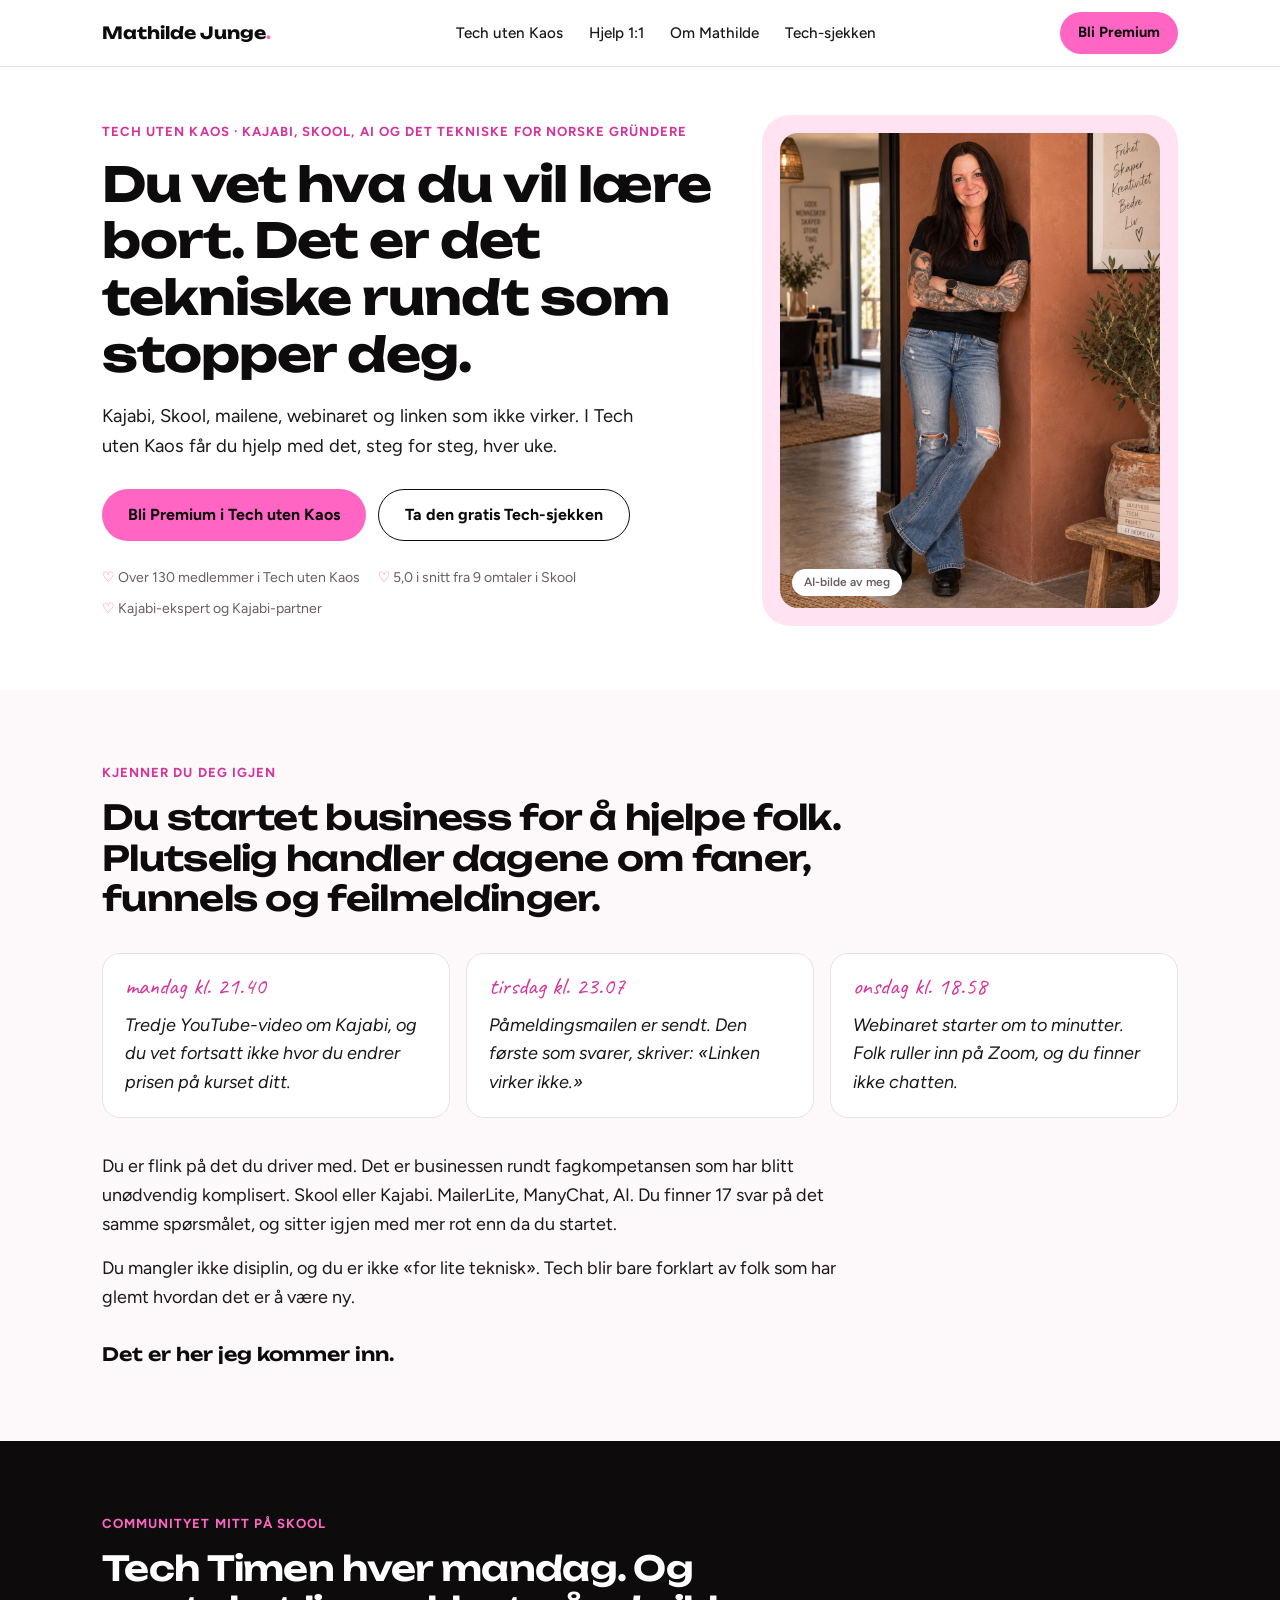
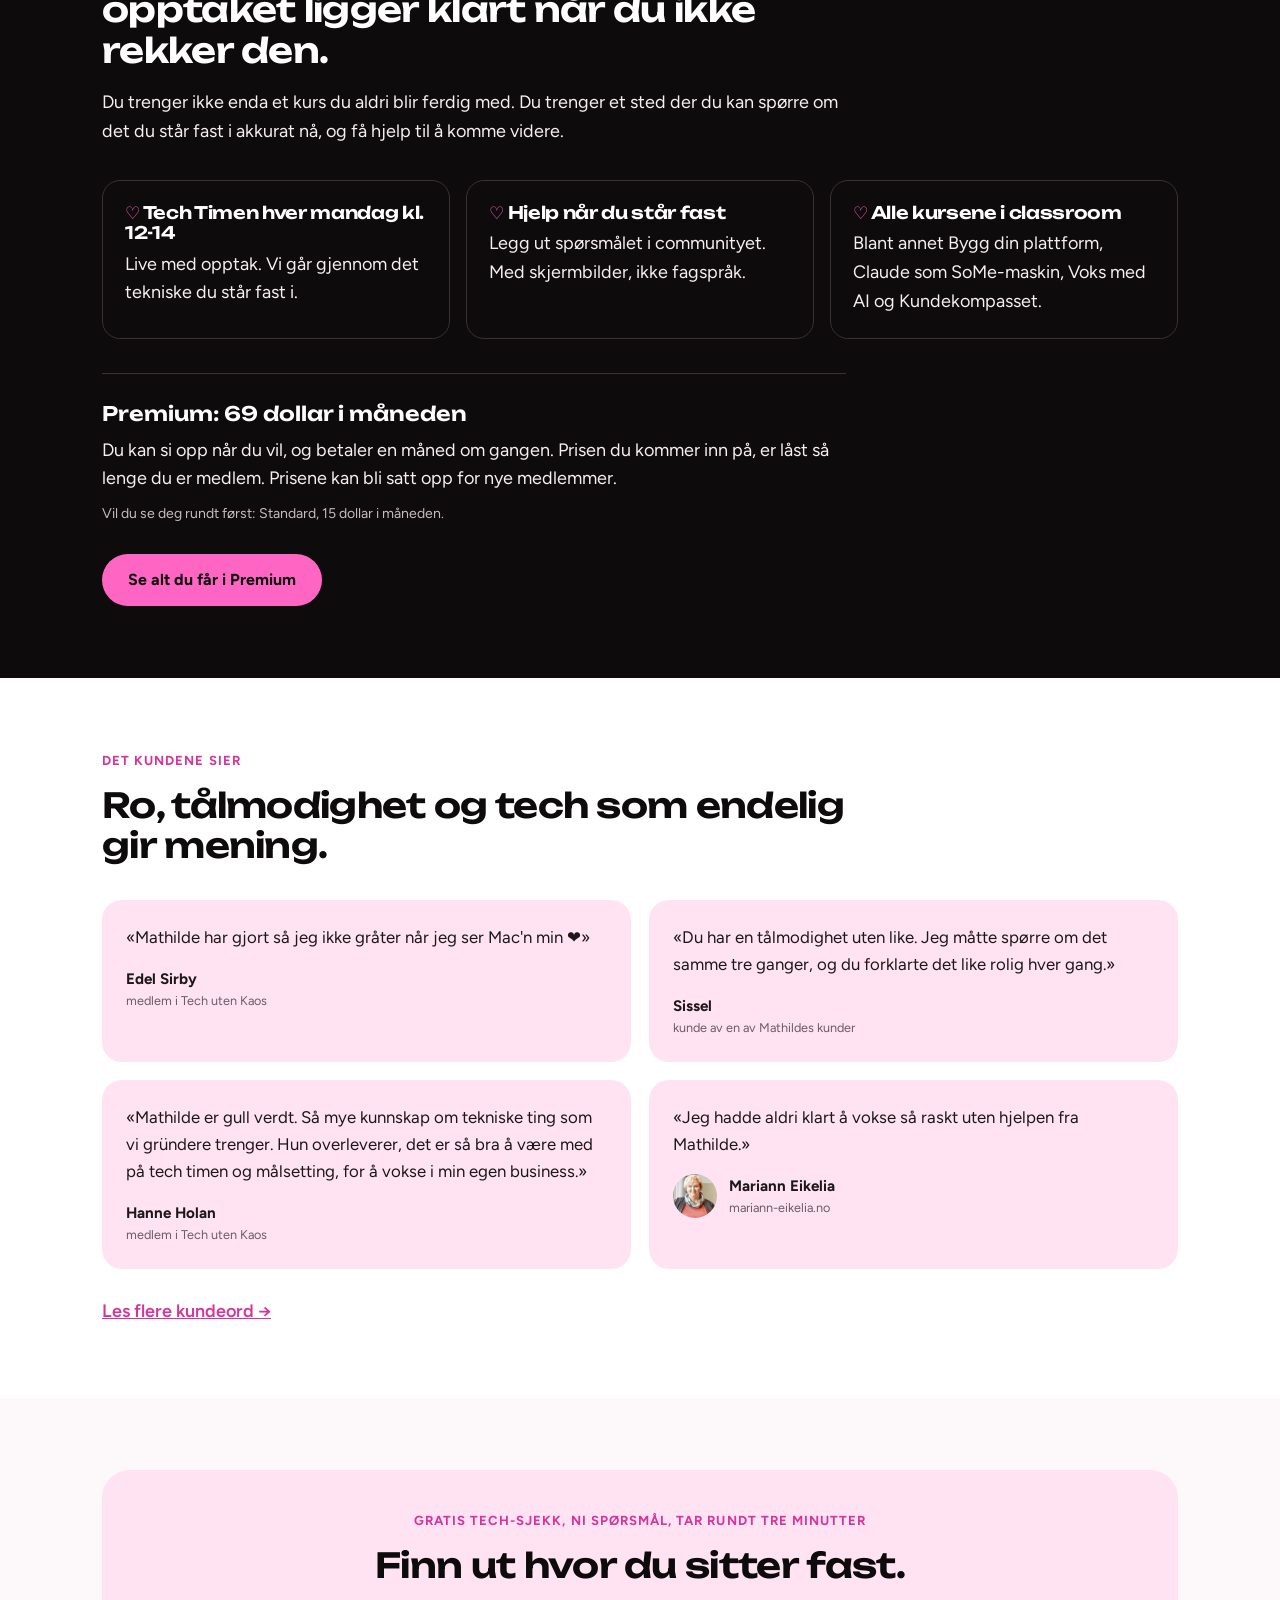
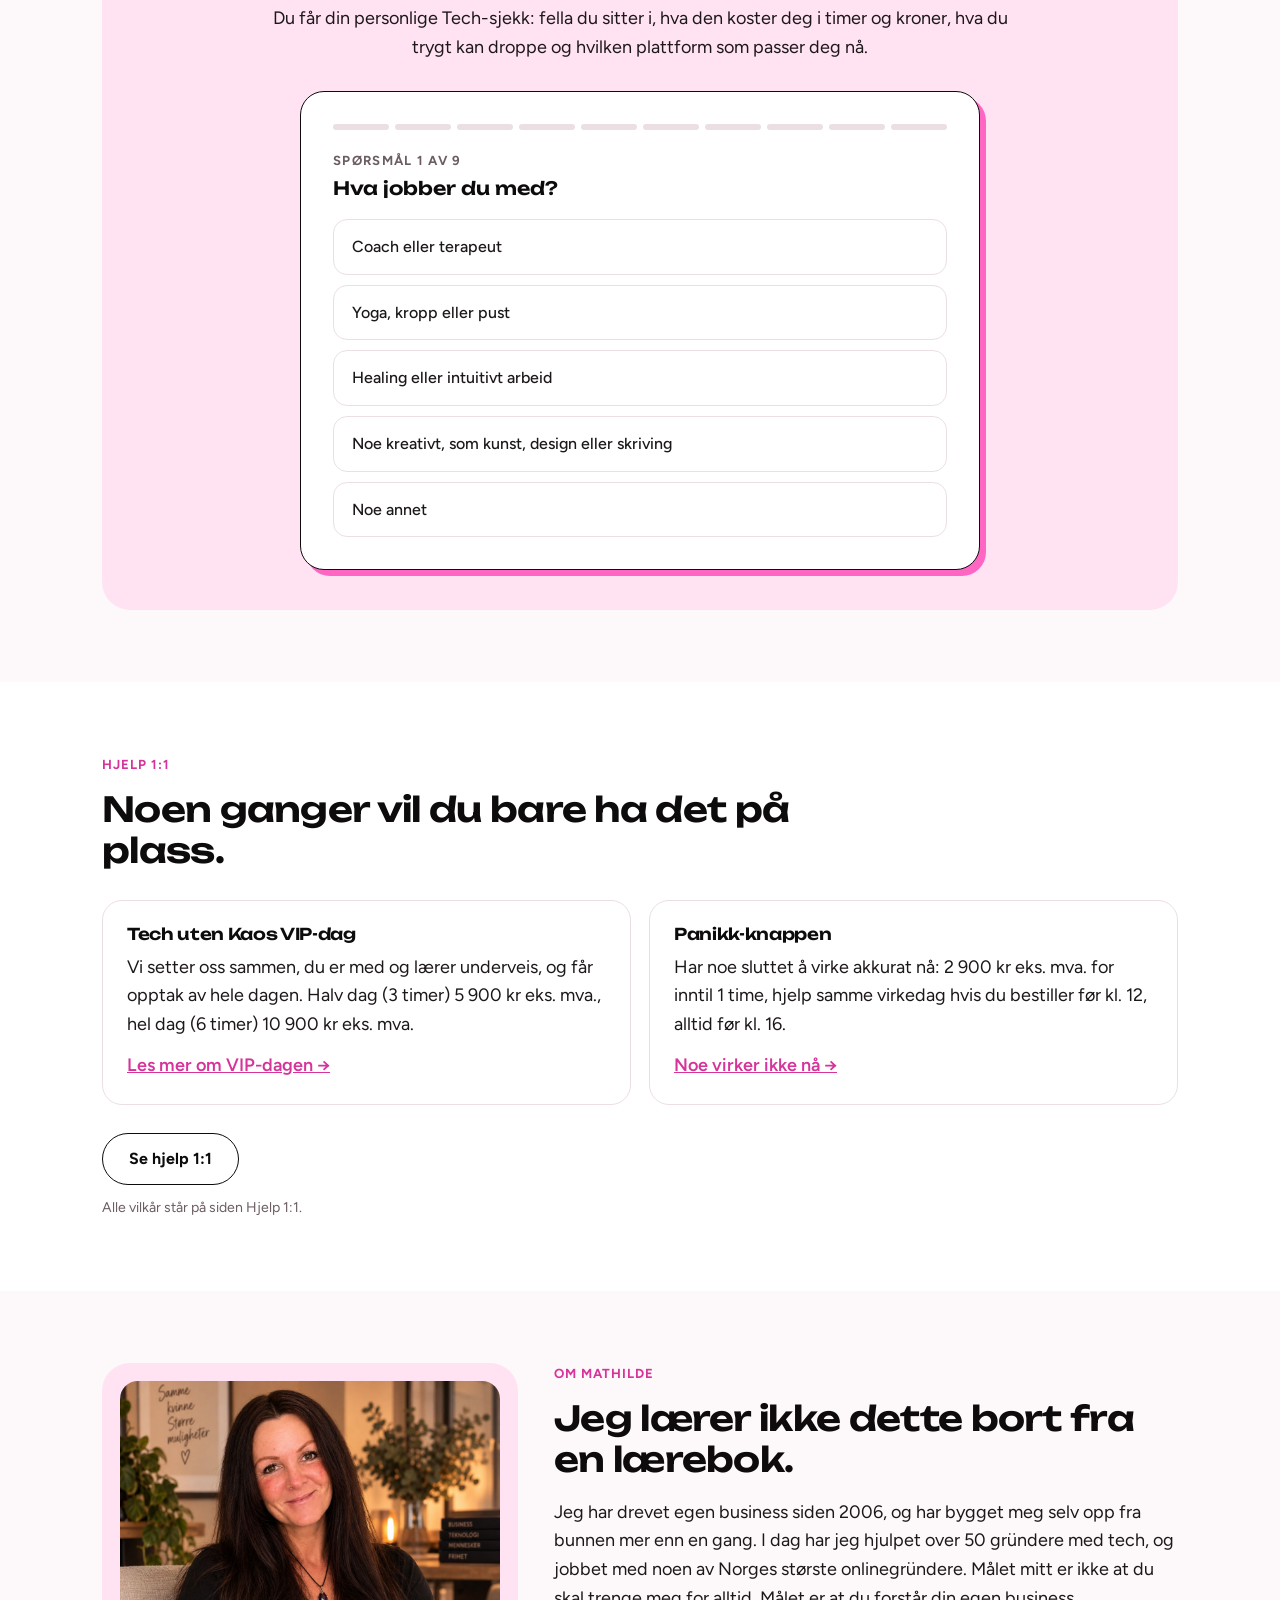
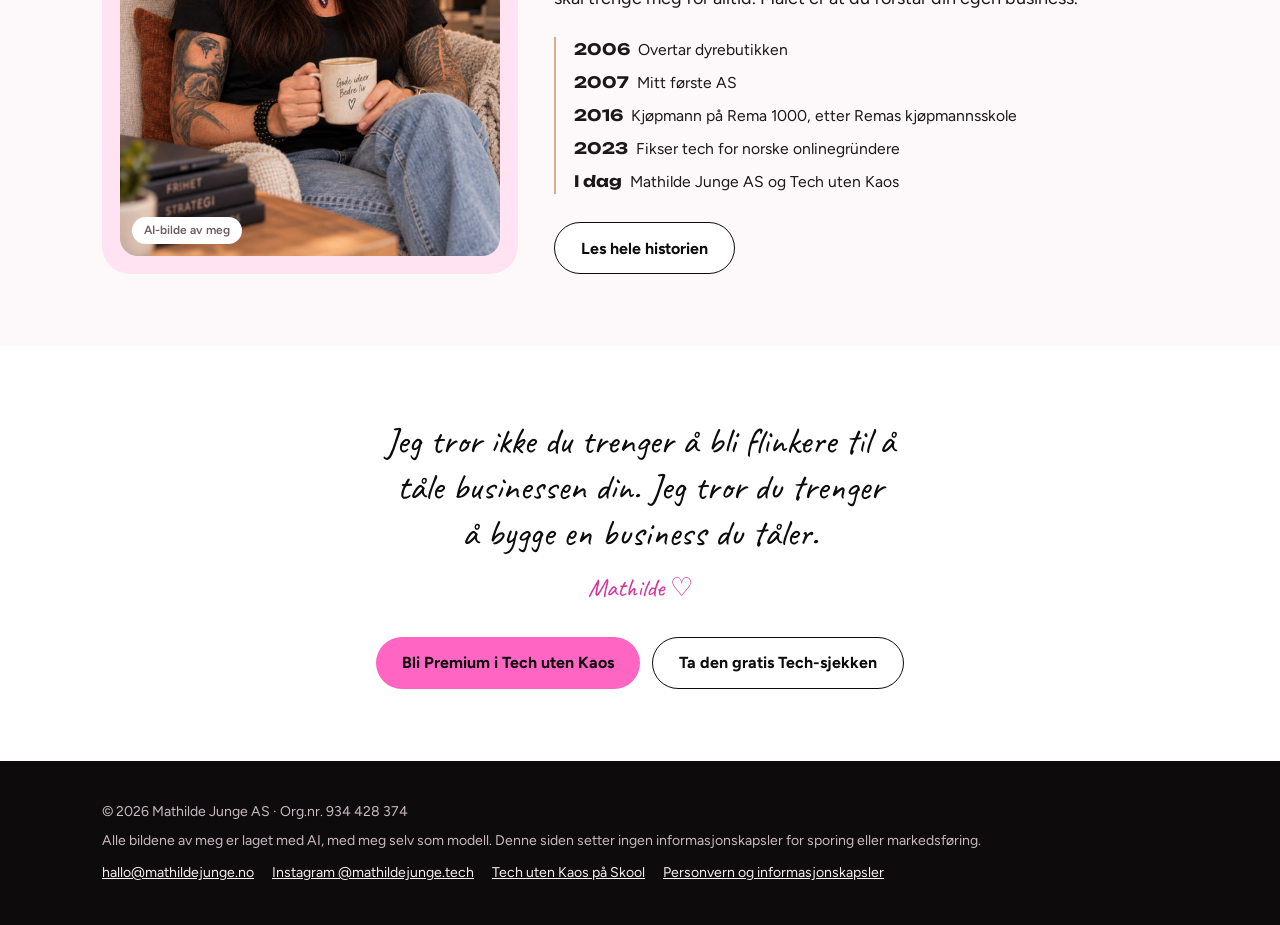
<file: index.html>
<!DOCTYPE html>
<html lang="nb">
<head>
<meta charset="utf-8">
<meta name="viewport" content="width=device-width, initial-scale=1">
<title>Mathilde Junge | Kajabi, Skool og AI for norske gründere</title>
<meta name="description" content="Kajabi-ekspert som hjelper norske gründere med Kajabi, Skool, MailerLite og AI som Claude. Tech Timen hver mandag og hjelp når du står fast i Tech uten Kaos.">
<link rel="canonical" href="https://www.mathilde-junge.no/">
<meta property="og:type" content="website">
<meta property="og:locale" content="nb_NO">
<meta property="og:title" content="Mathilde Junge | Kajabi, Skool og AI for norske gründere">
<meta property="og:description" content="Kajabi-ekspert som hjelper norske gründere med Kajabi, Skool, MailerLite og AI som Claude. Tech Timen hver mandag og hjelp når du står fast i Tech uten Kaos.">
<meta property="og:image" content="https://www.mathilde-junge.no/bilder/mathilde-vegg.jpg">
<meta property="og:url" content="https://www.mathilde-junge.no/">
<link rel="icon" href="data:image/svg+xml,%3Csvg xmlns=%22http://www.w3.org/2000/svg%22 viewBox=%220 0 100 100%22%3E%3Ccircle cx=%2250%22 cy=%2250%22 r=%2250%22 fill=%22%23ff66c4%22/%3E%3Ctext x=%2250%22 y=%2268%22 font-size=%2252%22 text-anchor=%22middle%22 font-family=%22Arial%22 font-weight=%22bold%22 fill=%22%230d0b0c%22%3EMJ%3C/text%3E%3C/svg%3E">
<link rel="preconnect" href="https://fonts.googleapis.com">
<link rel="preconnect" href="https://fonts.gstatic.com" crossorigin>
<link href="https://fonts.googleapis.com/css2?family=Unbounded:wght@500;600;700&family=Caveat:wght@500;700&family=Figtree:wght@400;500;600;700&display=swap" rel="stylesheet">
<link rel="stylesheet" href="/style.css">
<script type="application/ld+json">{"@context": "https://schema.org", "@graph": [{"@type": "ProfessionalService", "@id": "https://www.mathilde-junge.no/#business", "name": "Mathilde Junge AS", "alternateName": "Tech uten Kaos", "url": "https://www.mathilde-junge.no/", "email": "hallo@mathildejunge.no", "taxID": "934428374", "description": "Kajabi-ekspert som hjelper norske gründere med Kajabi, Skool, MailerLite og AI som Claude.", "founder": {"@id": "https://www.mathilde-junge.no/om-mathilde#mathilde"}, "address": {"@type": "PostalAddress", "addressLocality": "Stord", "addressCountry": "NO"}, "areaServed": {"@type": "Country", "name": "Norge"}, "knowsAbout": ["Kajabi", "Skool", "MailerLite", "ManyChat", "Stripe", "Claude", "AI for gründere", "webinarer", "salgssider", "flytting fra Kajabi"], "sameAs": ["https://www.instagram.com/mathildejunge.tech/", "https://www.skool.com/mathilde/about"]}, {"@type": "Person", "@id": "https://www.mathilde-junge.no/om-mathilde#mathilde", "name": "Mathilde Junge", "jobTitle": "Kajabi-ekspert, eier og daglig leder i Mathilde Junge AS", "url": "https://www.mathilde-junge.no/om-mathilde", "image": "https://www.mathilde-junge.no/bilder/mathilde-kjokken.jpg", "worksFor": {"@id": "https://www.mathilde-junge.no/#business"}, "sameAs": ["https://www.instagram.com/mathildejunge.tech/", "https://www.skool.com/mathilde/about", "https://www.sunnhordland.no/magasin/n/0QKRwg/vann-krigen-mot-seg-sjoelv", "https://www.dagbladet.no/mat/mathildes-liv-dreide-seg-om-heroin-men-sa-skjedde-det-noe-som-nesten-bare-skjer-pa-film/67618464", "https://www.dagbladet.no/tema/uforetrygd-mathildes-ukjente-ekstrapenger/82064424", "https://open.spotify.com/episode/2COMdRUGzarylhEqm1WPSU", "https://open.spotify.com/episode/7ncR5hp9zlHiZjX4OyC7Tc", "https://open.spotify.com/episode/1O4a1wx7erQv1yIFhFsbG4", "https://open.spotify.com/episode/093vt3rYwUKlaa1zp9N4Gr"], "hasCredential": {"@type": "EducationalOccupationalCredential", "name": "Master Mapping Coach", "recognizedBy": {"@type": "Organization", "name": "Brian Mayne, Goal Mapping"}}}]}</script>
</head>
<body>
<header><div class="ramme meny">
<a class="logo" href="/">Mathilde Junge<span>.</span></a>
<nav class="lenker"><a href="/tech-uten-kaos">Tech uten Kaos</a><a href="/hjelp">Hjelp 1:1</a><a href="/om-mathilde">Om Mathilde</a><a href="/#tech-sjekken">Tech-sjekken</a></nav>
<a class="knapp knapp-rosa" href="/tech-uten-kaos">Bli Premium</a>
</div></header>

<section class="topp"><div class="ramme rad">
<div>
<p class="etikett">Tech uten Kaos · Kajabi, Skool, AI og det tekniske for norske gründere</p>
<h1>Du vet hva du vil lære bort. Det er det tekniske rundt som stopper deg.</h1>
<p class="undertittel">Kajabi, Skool, mailene, webinaret og linken som ikke virker. I Tech uten Kaos får du hjelp med det, steg for steg, hver uke.</p>
<div class="knapper"><a class="knapp knapp-rosa" href="/tech-uten-kaos">Bli Premium i Tech uten Kaos</a><a class="knapp knapp-strek" href="#tech-sjekken">Ta den gratis Tech-sjekken</a></div>
<div class="tillit"><span>Over 130 medlemmer i Tech uten Kaos</span><span>5,0 i snitt fra 9 omtaler i Skool</span><span>Kajabi-ekspert og Kajabi-partner</span></div>
</div>
<div class="bilde"><img src="/bilder/mathilde-vegg.jpg" alt="Mathilde står lent mot en vegg i jeans og svart t-skjorte" width="1120" height="1400"><span class="ai">AI-bilde av meg</span></div>
</div></section>

<section class="grunn"><div class="ramme">
<p class="etikett">Kjenner du deg igjen</p>
<h2>Du startet business for å hjelpe folk. Plutselig handler dagene om faner, funnels og feilmeldinger.</h2>
<div class="tanker">
<div class="tanke"><span class="kl">mandag kl. 21.40</span><p>Tredje YouTube-video om Kajabi, og du vet fortsatt ikke hvor du endrer prisen på kurset ditt.</p></div>
<div class="tanke"><span class="kl">tirsdag kl. 23.07</span><p>Påmeldingsmailen er sendt. Den første som svarer, skriver: «Linken virker ikke.»</p></div>
<div class="tanke"><span class="kl">onsdag kl. 18.58</span><p>Webinaret starter om to minutter. Folk ruller inn på Zoom, og du finner ikke chatten.</p></div>
</div>
<div class="tekst"><p>Du er flink på det du driver med. Det er businessen rundt fagkompetansen som har blitt unødvendig komplisert. Skool eller Kajabi. MailerLite, ManyChat, AI. Du finner 17 svar på det samme spørsmålet, og sitter igjen med mer rot enn da du startet.</p>
<p>Du mangler ikke disiplin, og du er ikke «for lite teknisk». Tech blir bare forklart av folk som har glemt hvordan det er å være ny.</p></div>
<p class="alene">Det er her jeg kommer inn.</p>
</div></section>

<section class="mork" id="premium"><div class="ramme">
<p class="etikett">Communityet mitt på Skool</p>
<h2>Tech Timen hver mandag. Og opptaket ligger klart når du ikke rekker den.</h2>
<div class="tekst" style="margin-top:18px"><p>Du trenger ikke enda et kurs du aldri blir ferdig med. Du trenger et sted der du kan spørre om det du står fast i akkurat nå, og få hjelp til å komme videre.</p></div>
<div class="kort3">
<div class="kort"><h3>Tech Timen hver mandag kl. 12-14</h3><p>Live med opptak. Vi går gjennom det tekniske du står fast i.</p></div>
<div class="kort"><h3>Hjelp når du står fast</h3><p>Legg ut spørsmålet i communityet. Med skjermbilder, ikke fagspråk.</p></div>
<div class="kort"><h3>Alle kursene i classroom</h3><p>Blant annet Bygg din plattform, Claude som SoMe-maskin, Voks med AI og Kundekompasset.</p></div>
</div>
<div class="pris"><strong>Premium: 69 dollar i måneden</strong><p>Du kan si opp når du vil, og betaler en måned om gangen. Prisen du kommer inn på, er låst så lenge du er medlem. Prisene kan bli satt opp for nye medlemmer.</p>
<p class="liten" style="margin-top:10px">Vil du se deg rundt først: Standard, 15 dollar i måneden.</p></div>
<div class="knapper"><a class="knapp knapp-rosa" href="/tech-uten-kaos">Se alt du får i Premium</a></div>
</div></section>

<section><div class="ramme">
<p class="etikett">Det kundene sier</p>
<h2>Ro, tålmodighet og tech som endelig gir mening.</h2>
<div class="sitater">
<div class="sitat"><blockquote>«Mathilde har gjort så jeg ikke gråter når jeg ser Mac'n min ❤️»</blockquote><div class="hvem"><div>Edel Sirby<small>medlem i Tech uten Kaos</small></div></div></div>
<div class="sitat"><blockquote>«Du har en tålmodighet uten like. Jeg måtte spørre om det samme tre ganger, og du forklarte det like rolig hver gang.»</blockquote><div class="hvem"><div>Sissel<small>kunde av en av Mathildes kunder</small></div></div></div>
<div class="sitat"><blockquote>«Mathilde er gull verdt. Så mye kunnskap om tekniske ting som vi gründere trenger. Hun overleverer, det er så bra å være med på tech timen og målsetting, for å vokse i min egen business.»</blockquote><div class="hvem"><div>Hanne Holan<small>medlem i Tech uten Kaos</small></div></div></div>
<div class="sitat"><blockquote>«Jeg hadde aldri klart å vokse så raskt uten hjelpen fra Mathilde.»</blockquote><div class="hvem"><img src="/bilder/kunder/mariann.jpg" alt="Mariann Eikelia" width="240" height="240"><div>Mariann Eikelia<small>mariann-eikelia.no</small></div></div></div>
</div>
<div class="knapper"><a class="tekstlink" href="/om-mathilde#kundeord">Les flere kundeord →</a></div>
</div></section>

<section class="grunn" id="tech-sjekken"><div class="ramme">
<div class="sjekk">
<p class="etikett">Gratis Tech-sjekk, ni spørsmål, tar rundt tre minutter</p>
<h2>Finn ut hvor du sitter fast.</h2>
<div class="tekst"><p>Du får din personlige Tech-sjekk: fella du sitter i, hva den koster deg i timer og kroner, hva du trygt kan droppe og hvilken plattform som passer deg nå.</p></div>
<span id="quiz"></span>
<div class="quiz" id="quizboks" aria-live="polite"><div class="quiz-fremdrift" aria-hidden="true"></div><div id="quizinnhold"></div></div>
</div>
</div></section>

<section id="hjelp"><div class="ramme">
<p class="etikett">Hjelp 1:1</p>
<h2>Noen ganger vil du bare ha det på plass.</h2>
<div class="to">
<div class="boks"><h3>Tech uten Kaos VIP-dag</h3><p>Vi setter oss sammen, du er med og lærer underveis, og får opptak av hele dagen. Halv dag (3 timer) 5 900 kr eks. mva., hel dag (6 timer) 10 900 kr eks. mva.</p><p style="margin-top:12px"><a class="tekstlink" href="/hjelp#vip-dag">Les mer om VIP-dagen →</a></p></div>
<div class="boks"><h3>Panikk-knappen</h3><p>Har noe sluttet å virke akkurat nå: 2 900 kr eks. mva. for inntil 1 time, hjelp samme virkedag hvis du bestiller før kl. 12, alltid før kl. 16.</p><p style="margin-top:12px"><a class="tekstlink" href="/hjelp#panikk-knappen">Noe virker ikke nå →</a></p></div>
</div>
<div class="knapper"><a class="knapp knapp-strek" href="/hjelp">Se hjelp 1:1</a></div>
<p class="liten" style="margin-top:12px">Alle vilkår står på siden Hjelp 1:1.</p>
</div></section>

<section class="grunn om" id="om"><div class="ramme rad">
<div class="bilde"><img src="/bilder/mathilde-kaffe.jpg" alt="Mathilde i en lenestol med en kaffekopp" width="1120" height="1400" loading="lazy"><span class="ai">AI-bilde av meg</span></div>
<div>
<p class="etikett">Om Mathilde</p>
<h2>Jeg lærer ikke dette bort fra en lærebok.</h2>
<div class="tekst" style="margin-top:18px"><p>Jeg har drevet egen business siden 2006, og har bygget meg selv opp fra bunnen mer enn en gang. I dag har jeg hjulpet over 50 gründere med tech, og jobbet med noen av Norges største onlinegründere. Målet mitt er ikke at du skal trenge meg for alltid. Målet er at du forstår din egen business.</p></div>
<ul class="tidslinje">
<li><b>2006</b>Overtar dyrebutikken</li>
<li><b>2007</b>Mitt første AS</li>
<li><b>2016</b>Kjøpmann på Rema 1000, etter Remas kjøpmannsskole</li>
<li><b>2023</b>Fikser tech for norske onlinegründere</li>
<li><b>I dag</b>Mathilde Junge AS og Tech uten Kaos</li>
</ul>
<div class="knapper"><a class="knapp knapp-strek" href="/om-mathilde">Les hele historien</a></div>
</div>
</div></section>

<section class="slutt"><div class="ramme">
<p class="hand">Jeg tror ikke du trenger å bli flinkere til å tåle businessen din. Jeg tror du trenger å bygge en business du tåler.</p>
<p class="sign">Mathilde ♡</p>
<div class="knapper"><a class="knapp knapp-rosa" href="/tech-uten-kaos">Bli Premium i Tech uten Kaos</a><a class="knapp knapp-strek" href="#tech-sjekken">Ta den gratis Tech-sjekken</a></div>
</div></section>

<footer><div class="ramme">
<p>© 2026 Mathilde Junge AS · Org.nr. 934 428 374</p>
<p>Alle bildene av meg er laget med AI, med meg selv som modell. Denne siden setter ingen informasjonskapsler for sporing eller markedsføring.</p>
<p class="footlenker"><a href="mailto:hallo@mathildejunge.no">hallo@mathildejunge.no</a><a href="https://www.instagram.com/mathildejunge.tech/">Instagram @mathildejunge.tech</a><a href="https://www.skool.com/mathilde/about">Tech uten Kaos på Skool</a><a href="/personvern">Personvern og informasjonskapsler</a></p>
</div></footer>
<script>

(function () {
  // Tech-sjekken: 9 spørsmål som gir fella (f), plattform (p) og info om henne (fag, sel, har, d, t, v, prio)
  var sporsmal = [
    { q: "Hva jobber du med?", a: [
      ["Coach eller terapeut", { fag: 0 }],
      ["Yoga, kropp eller pust", { fag: 1 }],
      ["Healing eller intuitivt arbeid", { fag: 2 }],
      ["Noe kreativt, som kunst, design eller skriving", { fag: 3 }],
      ["Noe annet", { fag: 4 }]
    ]},
    { q: "Hva vil du selge på nett først?", a: [
      ["Et community eller medlemskap", { sel: 0, p: { skool: 3 } }],
      ["Et kurs", { sel: 1, p: { skool: 2, kajabi: 1 } }],
      ["Webinarer, workshops eller live-kurs", { sel: 2, p: { skool: 2, enkel: 1 } }],
      ["Timer, behandlinger eller 1:1 på nett", { sel: 3, p: { enkel: 3 } }],
      ["Store kurs og webinarer som går av seg selv", { sel: 4, p: { stor: 4, kajabi: 1 } }]
    ]},
    { q: "Hvilken plattform har du i dag?", a: [
      ["Ingen ennå", { har: "ingen" }],
      ["Kajabi", { har: "kajabi", p: { kajabi: 3 } }],
      ["Skool", { har: "skool", p: { skool: 3 } }],
      ["En nettside på Wix, Squarespace eller WordPress", { har: "nettside" }],
      ["Noe annet", { har: "annet" }]
    ]},
    { q: "Har du en dato i kalenderen, som et webinar eller en lansering?", a: [
      ["Ja, innen en måned", { d: 2, f: { panikk: 1 } }],
      ["Ja, innen tre måneder", { d: 1 }],
      ["Nei, ikke ennå", { d: 0 }]
    ]},
    { q: "Når noe teknisk stopper deg, hva gjør du oftest?", a: [
      ["Betaler eller ber noen fikse det for meg", { f: { knapp: 3 } }],
      ["Googler, ser YouTube og spør ChatGPT til langt på kveld", { f: { fane: 3 } }],
      ["Kjøper et kurs eller en mal som skal løse det", { f: { kurs: 3 } }],
      ["Legger det bort, for jeg er jo ikke teknisk", { f: { ikketeknisk: 3 } }],
      ["Får panikk, særlig når det haster", { f: { panikk: 3 } }]
    ]},
    { q: "Hvilken setning høres mest ut som deg?", a: [
      ["Jeg føler meg dum når jeg står fast i noe teknisk", { f: { ikketeknisk: 2 }, sist: "ikketeknisk" }],
      ["Jeg får panikk når noe svikter midt i noe viktig", { f: { panikk: 2 }, sist: "panikk" }],
      ["Alle andre ser ut til å ha et team, jeg må betale noen hver gang", { f: { knapp: 2 }, sist: "knapp" }],
      ["Jeg har kjøpt kurs, men vet fortsatt ikke neste steg", { f: { kurs: 2 }, sist: "kurs" }],
      ["Jeg har altfor mange faner åpne akkurat nå", { f: { fane: 2 }, sist: "fane" }]
    ]},
    { q: "Hvor mye tid går til det tekniske i en vanlig uke?", a: [
      ["Under en time", { t: 0 }],
      ["En til tre timer", { t: 1 }],
      ["Tre til seks timer", { t: 2, f: { fane: 1 } }],
      ["Mer enn seks timer", { t: 3, f: { fane: 1 } }]
    ]},
    { q: "Hva betaler du for verktøy og tech-hjelp i måneden, omtrent?", a: [
      ["Ingenting", { v: 0 }],
      ["Under 500 kr", { v: 1 }],
      ["500 til 1500 kr", { v: 2 }],
      ["Over 1500 kr", { v: 3, f: { knapp: 1 } }]
    ]},
    { q: "Hva er viktigst for deg akkurat nå?", a: [
      ["At det koster minst mulig", { prio: 0, p: { enkel: 2, skool: 1 } }],
      ["At jeg kommer raskt i gang", { prio: 1, p: { skool: 2, enkel: 1 } }],
      ["At jeg har alt samlet på ett sted", { prio: 2, p: { kajabi: 2 } }],
      ["At det kan vokse og gå mer av seg selv etter hvert", { prio: 3, p: { stor: 2, kajabi: 1 } }]
    ]}
  ];
  var MAKS = { ikketeknisk: 5, panikk: 6, knapp: 6, kurs: 5, fane: 6 };
  var FELLENAVN = { ikketeknisk: "Ikke teknisk-fella", panikk: "Panikkfella", knapp: "Knappefella", kurs: "Kursfella", fane: "Fanefella" };
  // Teksten under må inneholde «Skool», «Kajabi» eller «enkelt», for det er det Quiz Automasjon i Kajabi sorterer emailene etter
  var PLATTFORMNAVN = { skool: "Skool", enkel: "Et enkelt oppsett med MailerLite", kajabi: "Kajabi", stor: "Kajabi eller GoHighLevel med WebinarFuel" };
  var REKKEFOLGE = ["skool", "enkel", "kajabi", "stor"];

  var boks = document.getElementById("quizinnhold");
  var fremdrift = document.querySelector(".quiz-fremdrift");
  var steg, felle, plattform, info;

  function nullstill() {
    steg = 0;
    felle = { ikketeknisk: 0, panikk: 0, knapp: 0, kurs: 0, fane: 0 };
    plattform = { skool: 0, enkel: 0, kajabi: 0, stor: 0 };
    info = { fag: 4, sel: 1, har: "ingen", d: 0, t: 1, v: 1, prio: 1, sist: "ikketeknisk" };
  }
  function tegnFremdrift() {
    fremdrift.innerHTML = "";
    for (var i = 0; i < sporsmal.length + 1; i++) {
      var sp = document.createElement("span"); if (i < steg) sp.className = "ferdig"; fremdrift.appendChild(sp);
    }
  }
  function visSporsmal() {
    tegnFremdrift();
    var s = sporsmal[steg];
    boks.innerHTML = "";
    var nr = document.createElement("p"); nr.className = "quiz-nr"; nr.textContent = "Spørsmål " + (steg + 1) + " av " + sporsmal.length; boks.appendChild(nr);
    var h = document.createElement("p"); h.className = "quiz-sporsmal"; h.textContent = s.q; boks.appendChild(h);
    var liste = document.createElement("div"); liste.className = "svar";
    s.a.forEach(function (svar) {
      var b = document.createElement("button"); b.type = "button"; b.textContent = svar[0];
      b.addEventListener("click", function () {
        var d = svar[1];
        Object.keys(d).forEach(function (k) {
          if (k === "f") Object.keys(d.f).forEach(function (x) { felle[x] += d.f[x]; });
          else if (k === "p") Object.keys(d.p).forEach(function (x) { plattform[x] += d.p[x]; });
          else info[k] = d[k];
        });
        steg++;
        steg < sporsmal.length ? visSporsmal() : visPort();
      });
      liste.appendChild(b);
    });
    boks.appendChild(liste);
    if (steg > 0) { var f = liste.querySelector("button"); if (f) f.focus({ preventScroll: true }); }
  }
  function regnUt() {
    var rangert = Object.keys(felle).map(function (k) { return [k, felle[k] / MAKS[k]]; })
      .sort(function (a, b) { return (b[1] - a[1]) || ((b[0] === info.sist) - (a[0] === info.sist)); });
    var p = REKKEFOLGE.slice().sort(function (a, b) { return (plattform[b] - plattform[a]) || (REKKEFOLGE.indexOf(a) - REKKEFOLGE.indexOf(b)); })[0];
    var k = Math.round(15 + rangert[0][1] * 45 + rangert[1][1] * 15 + info.t * 7 + info.v * 2 + info.d * 3);
    k = Math.max(12, Math.min(96, k));
    return { f: rangert[0][0], f2: rangert[1][1] > 0.3 ? rangert[1][0] : "", p: p, k: k };
  }
  function visPort() {
    steg = sporsmal.length; tegnFremdrift();
    var r = regnUt();
    var params = new URLSearchParams({ f: r.f, f2: r.f2, p: r.p, fag: info.fag, sel: info.sel, har: info.har, d: info.d, t: info.t, v: info.v, prio: info.prio, k: r.k });
    boks.innerHTML =
      '<div class="port">' +
      '<p class="etikett">Resultatet ditt er klart</p>' +
      '<p class="quiz-sporsmal" style="margin-top:6px">Hvor skal jeg sende det?</p>' +
      '<p class="port-tekst">Du får den personlige Tech-sjekken din med en gang: hvilke verktøy du bør velge, hva de koster, hva du trygt kan droppe, og fella du sitter i. Oppskriften for å komme i gang kommer på email.</p>' +
      '<iframe name="kajabi-ramme" title="Påmelding" style="display:none"></iframe>' +
      '<form class="quiz-skjema" id="portskjema" action="https://www.mathildejunge.no/forms/2149727222/form_submissions" method="post" accept-charset="UTF-8" target="kajabi-ramme">' +
      '<input name="utf8" type="hidden" value="&#x2713;">' +
      '<input type="hidden" name="form_submission[custom_7]" id="quiz-plattform">' +
      '<input type="hidden" name="form_submission[custom_10]" id="quiz-felle">' +
      '<input type="hidden" name="form_submission[custom_11]" id="quiz-lenke">' +
      '<div class="epost-rad">' +
      '<label for="quiz-navn" class="skjult">Fornavn</label><input id="quiz-navn" name="form_submission[name]" placeholder="Fornavn" autocomplete="given-name" required>' +
      '<label for="quiz-epost" class="skjult">Email</label><input id="quiz-epost" name="form_submission[email]" type="email" placeholder="din@email.no" autocomplete="email" required>' +
      '</div>' +
      '<label class="samtykke"><input type="hidden" name="form_submission[custom_6]" value="0"><input type="checkbox" name="form_submission[custom_6]" value="1" required> Ja, send meg resultatet, og jeg skjønner at jeg havner på email-listen til Mathilde. Du kan melde deg av når som helst.</label>' +
      '<button class="knapp knapp-rosa" type="submit" id="portknapp">Vis meg resultatet <span class="pil" aria-hidden="true">→</span></button>' +
      '</form>' +
      '<button type="button" class="lenkeknapp" id="quizigjen">Ta sjekken på nytt</button>' +
      '</div>';
    document.getElementById("quiz-plattform").value = PLATTFORMNAVN[r.p];
    document.getElementById("quiz-felle").value = FELLENAVN[r.f];
    var skjema = document.getElementById("portskjema");
    var sendt = false;
    function gaaVidere() {
      if (sendt) return; sendt = true;
      window.location.href = "resultat.html?" + params.toString();
    }
    skjema.addEventListener("submit", function () {
      params.set("n", document.getElementById("quiz-navn").value.trim().split(" ")[0]);
      document.getElementById("quiz-lenke").value = "www.mathilde-junge.no/resultat.html?" + params.toString();
      var knapp = document.getElementById("portknapp"); knapp.disabled = true; knapp.firstChild.textContent = "Lager resultatet ditt ";
      document.querySelector('iframe[name="kajabi-ramme"]').addEventListener("load", gaaVidere);
      setTimeout(gaaVidere, 2500);
    });
    document.getElementById("quizigjen").addEventListener("click", function () { nullstill(); visSporsmal(); });
    document.getElementById("quiz-navn").focus({ preventScroll: true });
  }
  nullstill();
  visSporsmal();

  })();

</script>
</body>
</html>
</file>
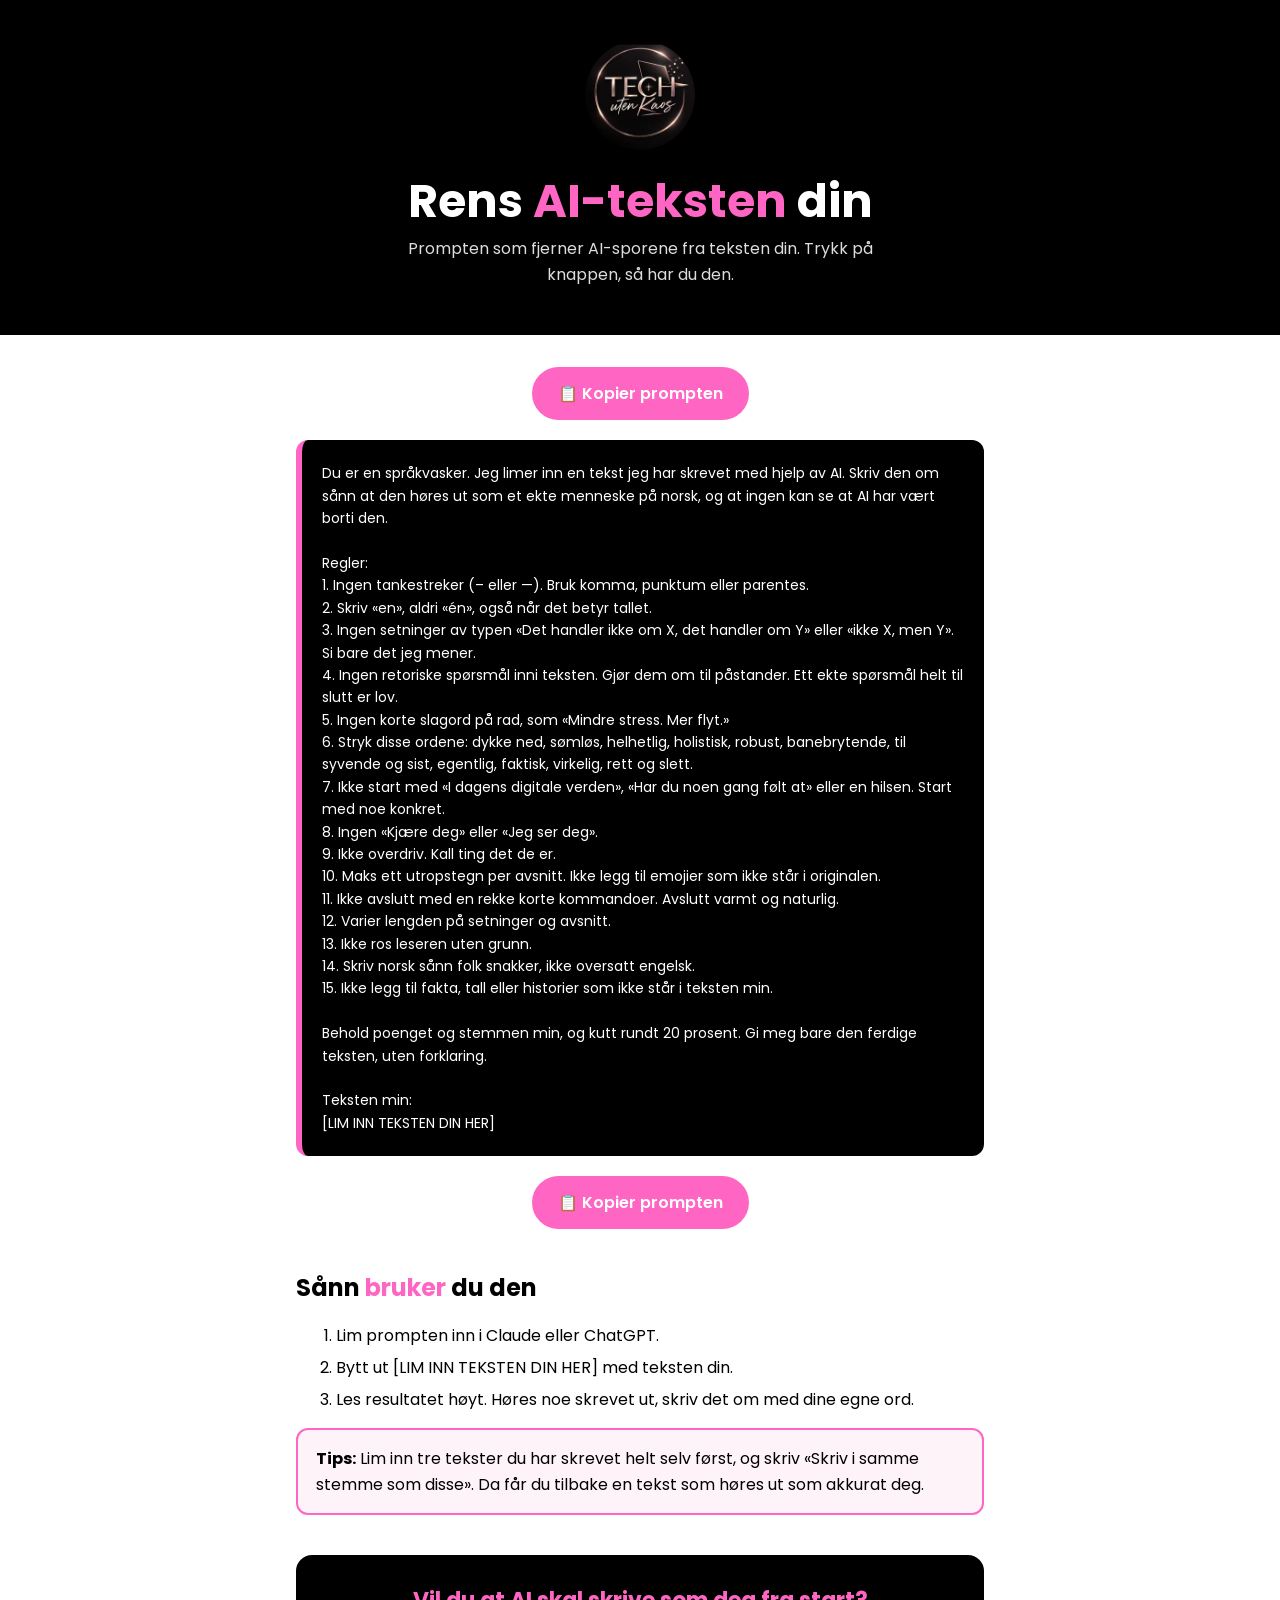
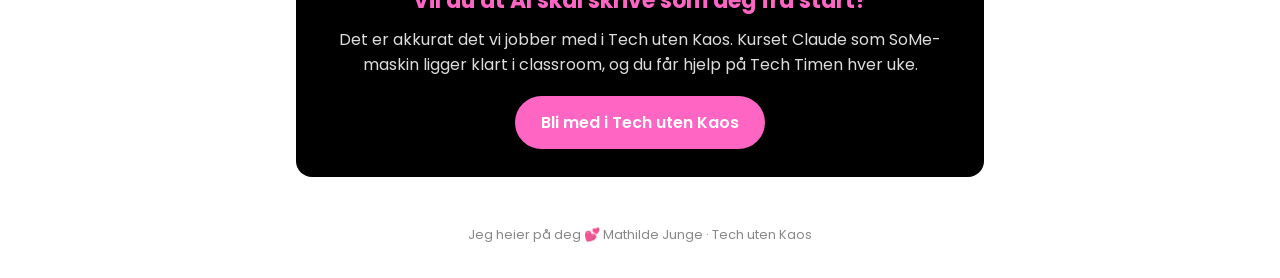
<file: rens-ai/index.html>
<!doctype html>
<html lang="no">
<head>
<meta charset="utf-8">
<meta name="viewport" content="width=device-width, initial-scale=1">
<title>Rens AI-teksten din | Mathilde Junge</title>
<meta name="description" content="Prompten som fjerner AI-sporene fra teksten din. Kopier med ett trykk.">
<meta name="robots" content="noindex">
<link rel="preconnect" href="https://fonts.googleapis.com">
<link href="https://fonts.googleapis.com/css2?family=Poppins:wght@400;600;700&display=swap" rel="stylesheet">
<style>
  :root { --rosa:#ff66c4; --svart:#000; --hvit:#fff; --lys:#fff3fa; }
  * { box-sizing:border-box; }
  body { margin:0; font-family:'Poppins',sans-serif; background:var(--hvit); color:var(--svart); line-height:1.6; }
  .topp { background:var(--svart); color:var(--hvit); text-align:center; padding:40px 16px 48px; }
  .topp img { width:110px; height:110px; border-radius:50%; }
  .topp h1 { font-size:clamp(30px,7vw,46px); line-height:1.1; margin:18px 0 10px; }
  .topp h1 span { color:var(--rosa); }
  .topp p { margin:0 auto; max-width:520px; color:#ddd; }
  main { max-width:720px; margin:0 auto; padding:32px 16px 48px; }
  .knapp { display:inline-flex; align-items:center; gap:8px; background:var(--rosa); color:var(--hvit); border:0; border-radius:999px; padding:14px 26px; font:600 16px 'Poppins',sans-serif; cursor:pointer; text-decoration:none; }
  .knapp:active { transform:scale(.97); }
  .knapp.ok { background:var(--svart); }
  .boks { position:relative; background:var(--svart); color:var(--hvit); border-left:6px solid var(--rosa); border-radius:12px; padding:22px 20px; margin:20px 0; }
  .boks pre { margin:0; white-space:pre-wrap; word-wrap:break-word; font:14px/1.6 'Poppins',sans-serif; }
  .midt { text-align:center; }
  h2 { font-size:24px; margin:40px 0 10px; }
  h2 span { color:var(--rosa); }
  ol li { margin-bottom:6px; }
  .tips { background:var(--lys); border:2px solid var(--rosa); border-radius:12px; padding:16px 18px; }
  .cta { background:var(--svart); color:var(--hvit); border-radius:16px; padding:28px 22px; margin-top:40px; text-align:center; }
  .cta h3 { color:var(--rosa); font-size:22px; margin:0 0 8px; }
  .cta p { margin:0 0 18px; color:#ddd; }
  footer { text-align:center; font-size:13px; color:#888; padding:0 16px 32px; }
</style>
</head>
<body>
<header class="topp">
  <img src="/rens-ai/tuk-logo.webp" alt="Tech uten Kaos">
  <h1>Rens <span>AI-teksten</span> din</h1>
  <p>Prompten som fjerner AI-sporene fra teksten din. Trykk på knappen, så har du den.</p>
</header>

<main>
  <div class="midt"><button class="knapp" data-kopier>📋 Kopier prompten</button></div>

  <div class="boks"><pre id="prompt">Du er en språkvasker. Jeg limer inn en tekst jeg har skrevet med hjelp av AI. Skriv den om sånn at den høres ut som et ekte menneske på norsk, og at ingen kan se at AI har vært borti den.

Regler:
1. Ingen tankestreker (– eller —). Bruk komma, punktum eller parentes.
2. Skriv «en», aldri «én», også når det betyr tallet.
3. Ingen setninger av typen «Det handler ikke om X, det handler om Y» eller «ikke X, men Y». Si bare det jeg mener.
4. Ingen retoriske spørsmål inni teksten. Gjør dem om til påstander. Ett ekte spørsmål helt til slutt er lov.
5. Ingen korte slagord på rad, som «Mindre stress. Mer flyt.»
6. Stryk disse ordene: dykke ned, sømløs, helhetlig, holistisk, robust, banebrytende, til syvende og sist, egentlig, faktisk, virkelig, rett og slett.
7. Ikke start med «I dagens digitale verden», «Har du noen gang følt at» eller en hilsen. Start med noe konkret.
8. Ingen «Kjære deg» eller «Jeg ser deg».
9. Ikke overdriv. Kall ting det de er.
10. Maks ett utropstegn per avsnitt. Ikke legg til emojier som ikke står i originalen.
11. Ikke avslutt med en rekke korte kommandoer. Avslutt varmt og naturlig.
12. Varier lengden på setninger og avsnitt.
13. Ikke ros leseren uten grunn.
14. Skriv norsk sånn folk snakker, ikke oversatt engelsk.
15. Ikke legg til fakta, tall eller historier som ikke står i teksten min.

Behold poenget og stemmen min, og kutt rundt 20 prosent. Gi meg bare den ferdige teksten, uten forklaring.

Teksten min:
[LIM INN TEKSTEN DIN HER]</pre></div>

  <div class="midt"><button class="knapp" data-kopier>📋 Kopier prompten</button></div>

  <h2>Sånn <span>bruker</span> du den</h2>
  <ol>
    <li>Lim prompten inn i Claude eller ChatGPT.</li>
    <li>Bytt ut [LIM INN TEKSTEN DIN HER] med teksten din.</li>
    <li>Les resultatet høyt. Høres noe skrevet ut, skriv det om med dine egne ord.</li>
  </ol>
  <div class="tips"><b>Tips:</b> Lim inn tre tekster du har skrevet helt selv først, og skriv «Skriv i samme stemme som disse». Da får du tilbake en tekst som høres ut som akkurat deg.</div>

  <div class="cta">
    <h3>Vil du at AI skal skrive som deg fra start?</h3>
    <p>Det er akkurat det vi jobber med i Tech uten Kaos. Kurset Claude som SoMe-maskin ligger klart i classroom, og du får hjelp på Tech Timen hver uke.</p>
    <a class="knapp" href="https://www.skool.com/mathilde/about">Bli med i Tech uten Kaos</a>
  </div>
</main>
<footer>Jeg heier på deg 💕 Mathilde Junge · Tech uten Kaos</footer>

<script>
  const tekst = document.getElementById('prompt').innerText;
  document.querySelectorAll('[data-kopier]').forEach(function (k) {
    k.addEventListener('click', async function () {
      try { await navigator.clipboard.writeText(tekst); }
      catch (e) {
        const t = document.createElement('textarea');
        t.value = tekst; document.body.appendChild(t); t.select();
        document.execCommand('copy'); t.remove();
      }
      document.querySelectorAll('[data-kopier]').forEach(function (b) {
        b.textContent = '✅ Kopiert, lim den inn i AI-en din'; b.classList.add('ok');
      });
      setTimeout(function () {
        document.querySelectorAll('[data-kopier]').forEach(function (b) {
          b.textContent = '📋 Kopier prompten'; b.classList.remove('ok');
        });
      }, 3000);
    });
  });
</script>
</body>
</html>
</file>
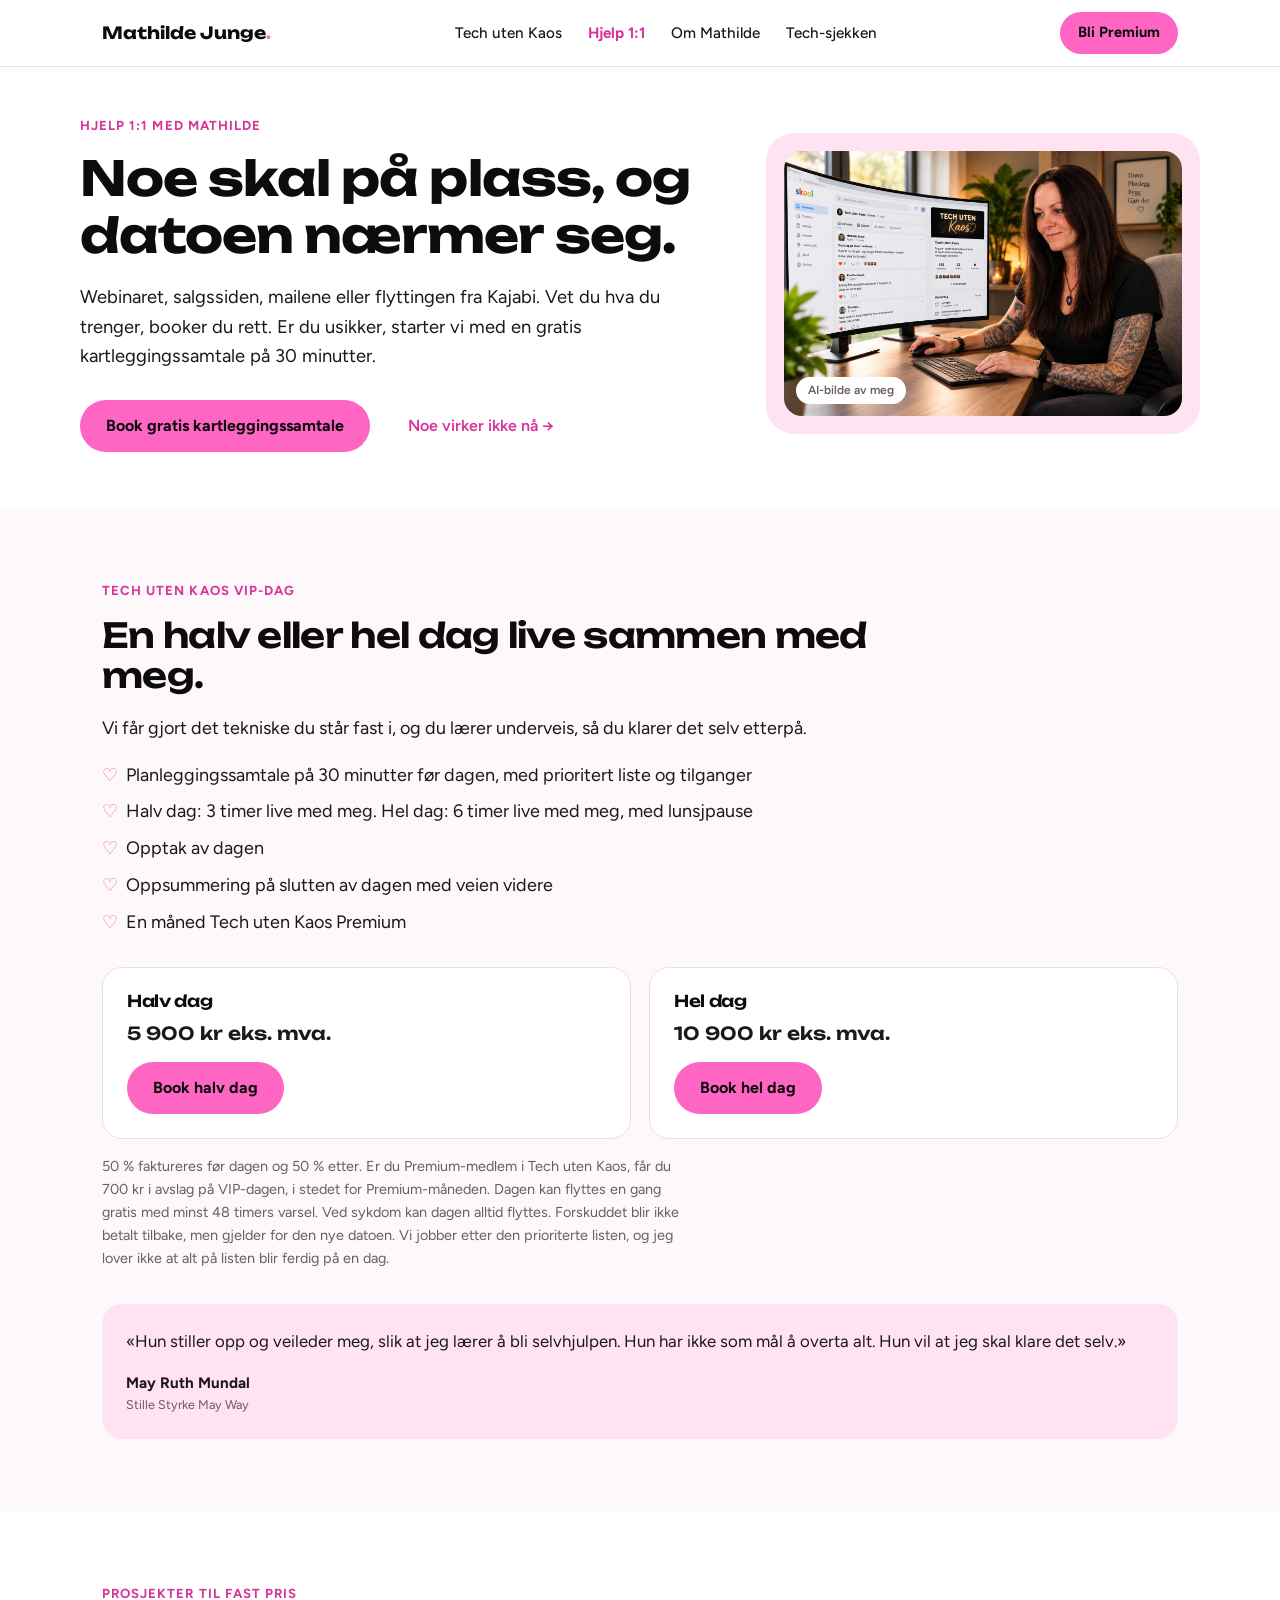
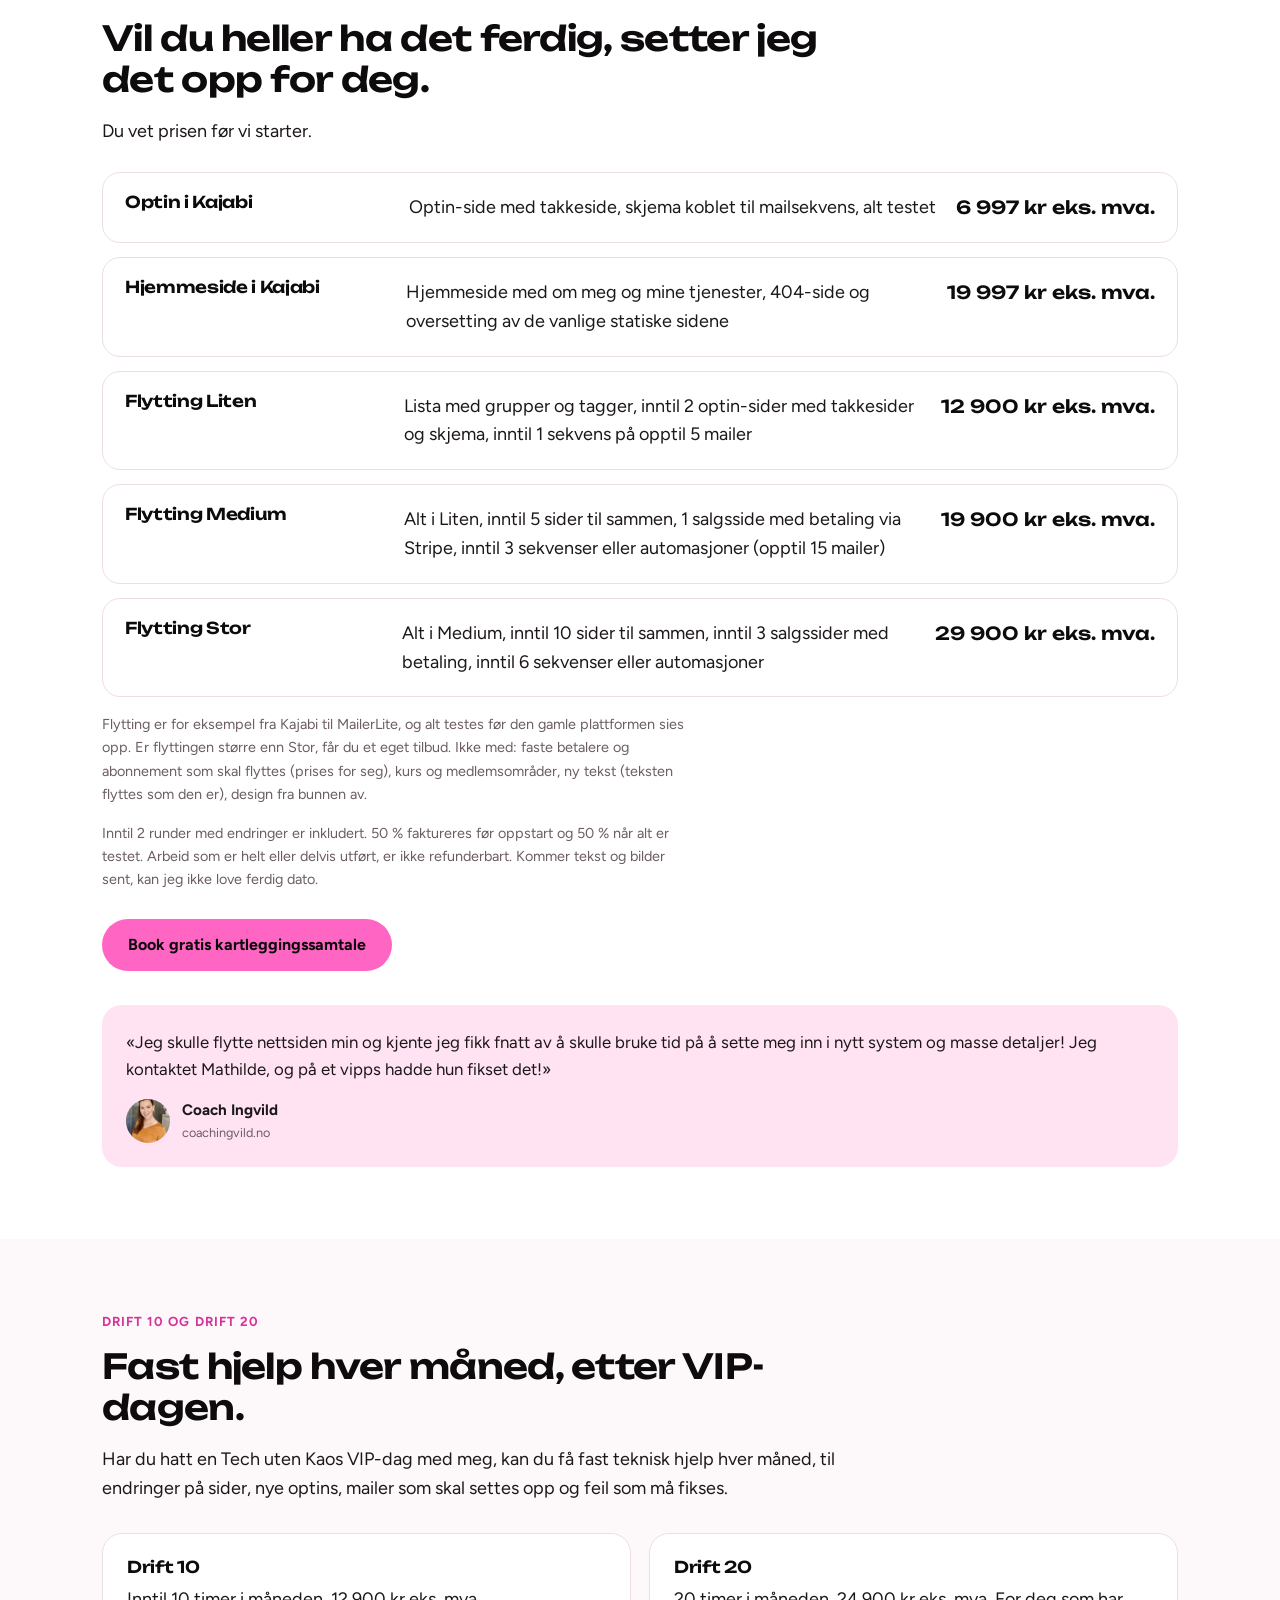
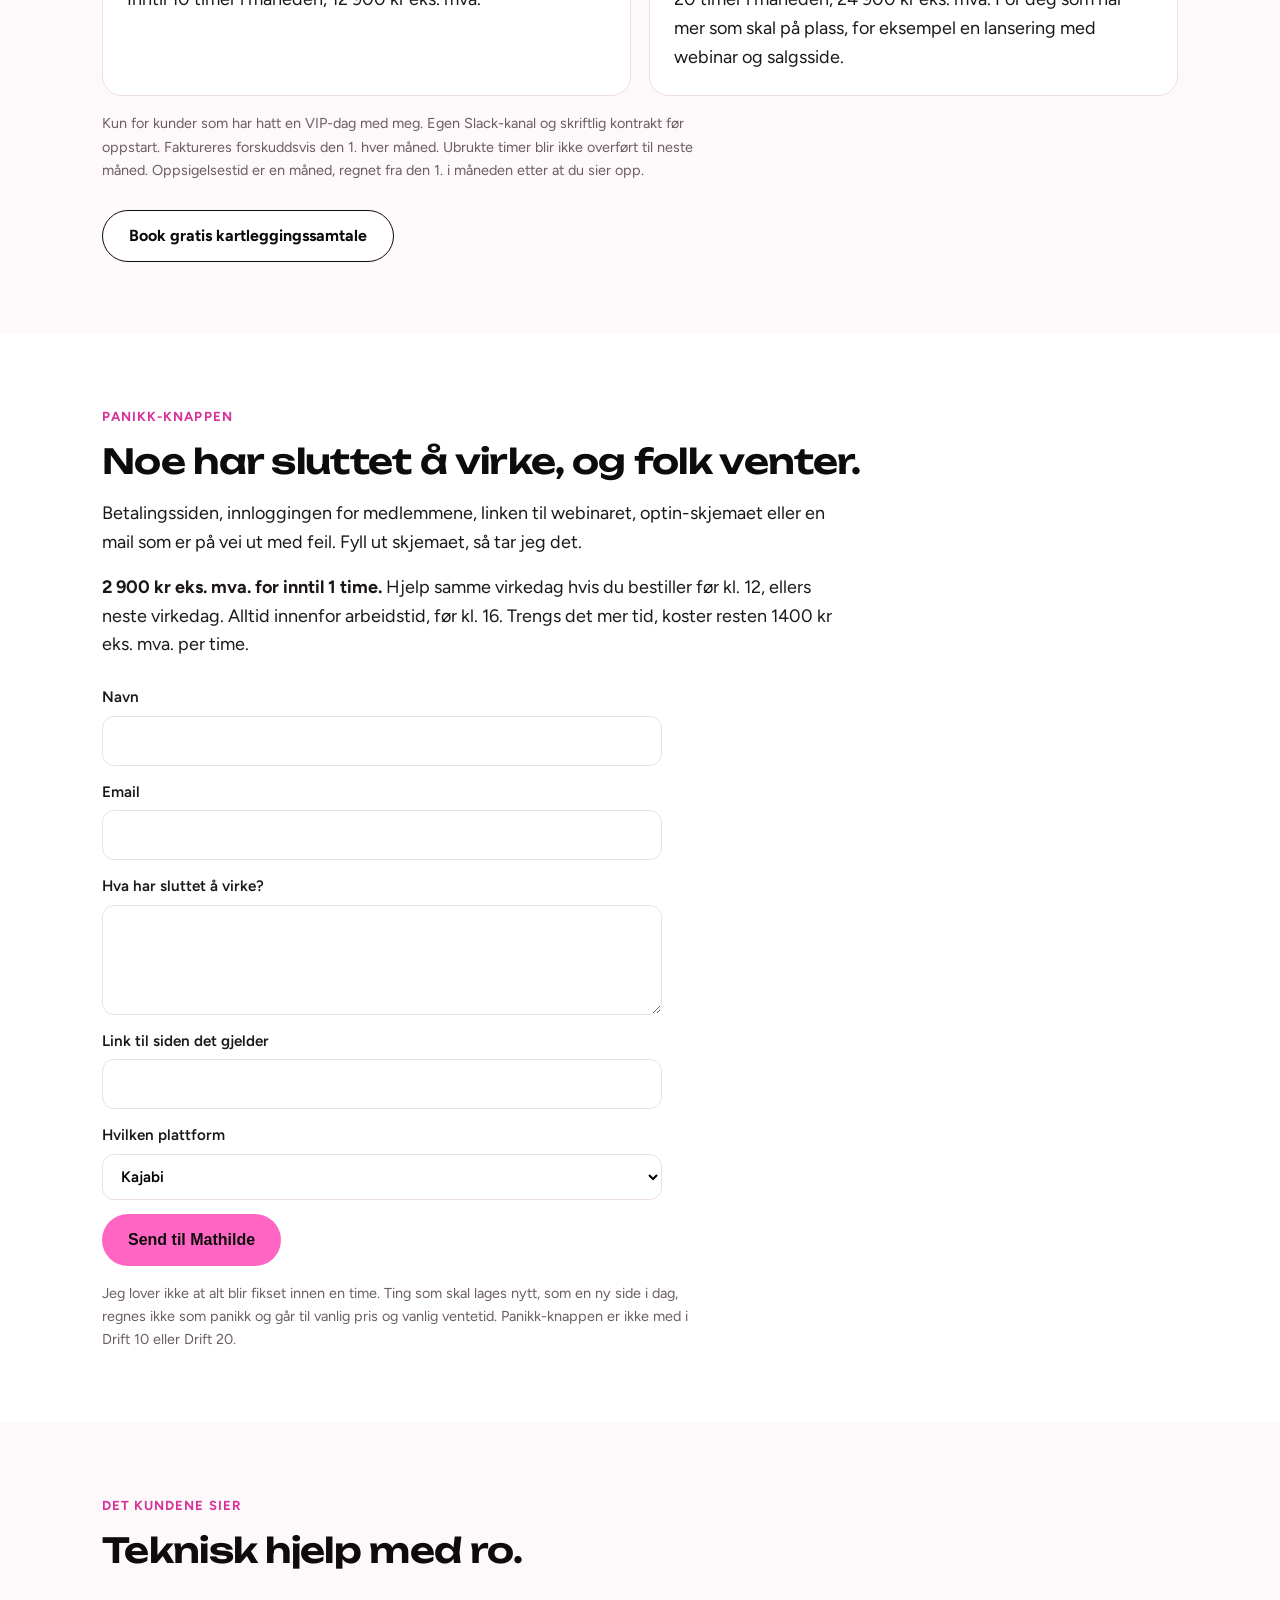
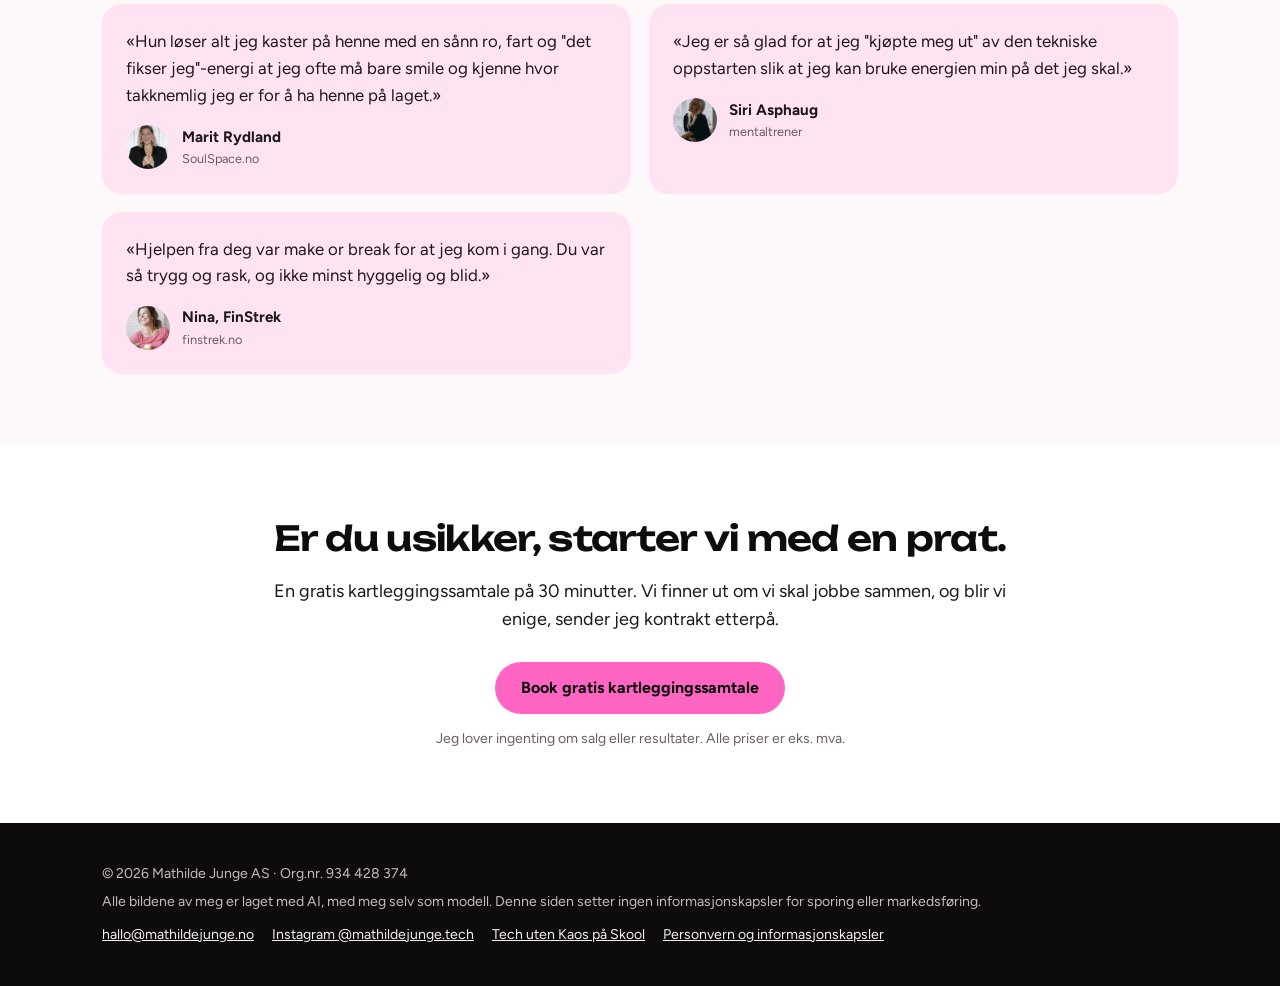
<file: hjelp.html>
<!DOCTYPE html>
<html lang="nb">
<head>
<meta charset="utf-8">
<meta name="viewport" content="width=device-width, initial-scale=1">
<title>Hjelp 1:1 | VIP-dag, Panikk-knappen og Kajabi-prosjekter · Mathilde Junge</title>
<meta name="description" content="Teknisk hjelp med Mathilde Junge: VIP-dag fra 5 900 kr eks. mva., Panikk-knappen 2 900 kr eks. mva. for inntil 1 time, og oppsett og flytting i Kajabi til fast pris.">
<link rel="canonical" href="https://www.mathilde-junge.no/hjelp">
<meta property="og:type" content="website">
<meta property="og:locale" content="nb_NO">
<meta property="og:title" content="Hjelp 1:1 | VIP-dag, Panikk-knappen og Kajabi-prosjekter · Mathilde Junge">
<meta property="og:description" content="Teknisk hjelp med Mathilde Junge: VIP-dag fra 5 900 kr eks. mva., Panikk-knappen 2 900 kr eks. mva. for inntil 1 time, og oppsett og flytting i Kajabi til fast pris.">
<meta property="og:image" content="https://www.mathilde-junge.no/bilder/mathilde-mac-skool.jpg">
<meta property="og:url" content="https://www.mathilde-junge.no/hjelp">
<link rel="icon" href="data:image/svg+xml,%3Csvg xmlns=%22http://www.w3.org/2000/svg%22 viewBox=%220 0 100 100%22%3E%3Ccircle cx=%2250%22 cy=%2250%22 r=%2250%22 fill=%22%23ff66c4%22/%3E%3Ctext x=%2250%22 y=%2268%22 font-size=%2252%22 text-anchor=%22middle%22 font-family=%22Arial%22 font-weight=%22bold%22 fill=%22%230d0b0c%22%3EMJ%3C/text%3E%3C/svg%3E">
<link rel="preconnect" href="https://fonts.googleapis.com">
<link rel="preconnect" href="https://fonts.gstatic.com" crossorigin>
<link href="https://fonts.googleapis.com/css2?family=Unbounded:wght@500;600;700&family=Caveat:wght@500;700&family=Figtree:wght@400;500;600;700&display=swap" rel="stylesheet">
<link rel="stylesheet" href="/style.css">
<script type="application/ld+json">{"@context": "https://schema.org", "@graph": [{"@type": "Service", "name": "Tech uten Kaos VIP-dag, halv dag", "description": "3 timer live med Mathilde, med planleggingssamtale, opptak og en måned Tech uten Kaos Premium.", "provider": {"@id": "https://www.mathilde-junge.no/#business"}, "areaServed": "NO", "offers": {"@type": "Offer", "price": "5900", "priceCurrency": "NOK", "description": "eks. mva."}}, {"@type": "Service", "name": "Tech uten Kaos VIP-dag, hel dag", "description": "6 timer live med Mathilde, med lunsjpause, planleggingssamtale, opptak og en måned Tech uten Kaos Premium.", "provider": {"@id": "https://www.mathilde-junge.no/#business"}, "areaServed": "NO", "offers": {"@type": "Offer", "price": "10900", "priceCurrency": "NOK", "description": "eks. mva."}}, {"@type": "Service", "name": "Panikk-knappen", "description": "Inntil 1 time hjelp når noe har sluttet å virke, samme virkedag ved bestilling før kl. 12.", "provider": {"@id": "https://www.mathilde-junge.no/#business"}, "areaServed": "NO", "offers": {"@type": "Offer", "price": "2900", "priceCurrency": "NOK", "description": "eks. mva."}}, {"@type": "Service", "name": "Optin i Kajabi", "description": "Optin-side med takkeside, skjema koblet til mailsekvens, alt testet.", "provider": {"@id": "https://www.mathilde-junge.no/#business"}, "areaServed": "NO", "offers": {"@type": "Offer", "price": "6997", "priceCurrency": "NOK", "description": "eks. mva."}}, {"@type": "Service", "name": "Hjemmeside i Kajabi", "description": "Hjemmeside med om meg og mine tjenester, 404-side og oversetting av de vanlige statiske sidene.", "provider": {"@id": "https://www.mathilde-junge.no/#business"}, "areaServed": "NO", "offers": {"@type": "Offer", "price": "19997", "priceCurrency": "NOK", "description": "eks. mva."}}, {"@type": "Service", "name": "Flytting fra Kajabi", "description": "Flytting av liste, sider og sekvenser, for eksempel fra Kajabi til MailerLite. Liten, Medium og Stor.", "provider": {"@id": "https://www.mathilde-junge.no/#business"}, "areaServed": "NO", "offers": {"@type": "Offer", "price": "12900", "priceCurrency": "NOK", "description": "eks. mva."}}]}</script>
</head>
<body>
<header><div class="ramme meny">
<a class="logo" href="/">Mathilde Junge<span>.</span></a>
<nav class="lenker"><a href="/tech-uten-kaos">Tech uten Kaos</a><a href="/hjelp" class="aktiv">Hjelp 1:1</a><a href="/om-mathilde">Om Mathilde</a><a href="/#tech-sjekken">Tech-sjekken</a></nav>
<a class="knapp knapp-rosa" href="/tech-uten-kaos">Bli Premium</a>
</div></header>

<section class="sidetopp"><div class="ramme topp" style="padding:0"><div class="rad" style="display:grid;gap:36px;align-items:center">
<div>
<p class="etikett">Hjelp 1:1 med Mathilde</p>
<h1>Noe skal på plass, og datoen nærmer seg.</h1>
<p class="undertittel">Webinaret, salgssiden, mailene eller flyttingen fra Kajabi. Vet du hva du trenger, booker du rett. Er du usikker, starter vi med en gratis kartleggingssamtale på 30 minutter.</p>
<div class="knapper"><a class="knapp knapp-rosa" href="https://calendly.com/mathildejunge/kartlegging">Book gratis kartleggingssamtale</a><a class="knapp tekstlink" href="#panikk-knappen">Noe virker ikke nå →</a></div>
</div>
<div class="bilde"><img src="/bilder/mathilde-mac-skool.jpg" alt="Mathilde ved skjermen med Tech uten Kaos åpent i Skool" width="1536" height="1024"><span class="ai">AI-bilde av meg</span></div>
</div></div></section>

<section class="grunn" id="vip-dag"><div class="ramme">
<p class="etikett">Tech uten Kaos VIP-dag</p>
<h2>En halv eller hel dag live sammen med meg.</h2>
<div class="tekst" style="margin-top:18px"><p>Vi får gjort det tekniske du står fast i, og du lærer underveis, så du klarer det selv etterpå.</p></div>
<ul class="liste">
<li>Planleggingssamtale på 30 minutter før dagen, med prioritert liste og tilganger</li>
<li>Halv dag: 3 timer live med meg. Hel dag: 6 timer live med meg, med lunsjpause</li>
<li>Opptak av dagen</li>
<li>Oppsummering på slutten av dagen med veien videre</li>
<li>En måned Tech uten Kaos Premium</li>
</ul>
<div class="to">
<div class="boks"><h3>Halv dag</h3><p class="belop" style="font-family:var(--display);font-weight:600">5 900 kr eks. mva.</p><div class="knapper" style="margin-top:14px"><a class="knapp knapp-rosa" href="https://calendly.com/mathildejunge/vip-halv">Book halv dag</a></div></div>
<div class="boks"><h3>Hel dag</h3><p style="font-family:var(--display);font-weight:600">10 900 kr eks. mva.</p><div class="knapper" style="margin-top:14px"><a class="knapp knapp-rosa" href="https://calendly.com/mathildejunge/vip">Book hel dag</a></div></div>
</div>
<p class="vilkar">50 % faktureres før dagen og 50 % etter. Er du Premium-medlem i Tech uten Kaos, får du 700 kr i avslag på VIP-dagen, i stedet for Premium-måneden. Dagen kan flyttes en gang gratis med minst 48 timers varsel. Ved sykdom kan dagen alltid flyttes. Forskuddet blir ikke betalt tilbake, men gjelder for den nye datoen. Vi jobber etter den prioriterte listen, og jeg lover ikke at alt på listen blir ferdig på en dag.</p>
<div class="sitater" style="grid-template-columns:1fr"><div class="sitat"><blockquote>«Hun stiller opp og veileder meg, slik at jeg lærer å bli selvhjulpen. Hun har ikke som mål å overta alt. Hun vil at jeg skal klare det selv.»</blockquote><div class="hvem"><div>May Ruth Mundal<small>Stille Styrke May Way</small></div></div></div></div>
</div></section>

<section id="prosjekter"><div class="ramme">
<p class="etikett">Prosjekter til fast pris</p>
<h2>Vil du heller ha det ferdig, setter jeg det opp for deg.</h2>
<div class="tekst" style="margin-top:18px"><p>Du vet prisen før vi starter.</p></div>
<div class="prosjekter">
<div class="prosjekt"><h3>Optin i Kajabi</h3><p>Optin-side med takkeside, skjema koblet til mailsekvens, alt testet</p><p class="belop">6 997 kr eks. mva.</p></div>
<div class="prosjekt"><h3>Hjemmeside i Kajabi</h3><p>Hjemmeside med om meg og mine tjenester, 404-side og oversetting av de vanlige statiske sidene</p><p class="belop">19 997 kr eks. mva.</p></div>
<div class="prosjekt"><h3>Flytting Liten</h3><p>Lista med grupper og tagger, inntil 2 optin-sider med takkesider og skjema, inntil 1 sekvens på opptil 5 mailer</p><p class="belop">12 900 kr eks. mva.</p></div>
<div class="prosjekt"><h3>Flytting Medium</h3><p>Alt i Liten, inntil 5 sider til sammen, 1 salgsside med betaling via Stripe, inntil 3 sekvenser eller automasjoner (opptil 15 mailer)</p><p class="belop">19 900 kr eks. mva.</p></div>
<div class="prosjekt"><h3>Flytting Stor</h3><p>Alt i Medium, inntil 10 sider til sammen, inntil 3 salgssider med betaling, inntil 6 sekvenser eller automasjoner</p><p class="belop">29 900 kr eks. mva.</p></div>
</div>
<p class="vilkar">Flytting er for eksempel fra Kajabi til MailerLite, og alt testes før den gamle plattformen sies opp. Er flyttingen større enn Stor, får du et eget tilbud. Ikke med: faste betalere og abonnement som skal flyttes (prises for seg), kurs og medlemsområder, ny tekst (teksten flyttes som den er), design fra bunnen av.</p>
<p class="vilkar">Inntil 2 runder med endringer er inkludert. 50 % faktureres før oppstart og 50 % når alt er testet. Arbeid som er helt eller delvis utført, er ikke refunderbart. Kommer tekst og bilder sent, kan jeg ikke love ferdig dato.</p>
<div class="knapper"><a class="knapp knapp-rosa" href="https://calendly.com/mathildejunge/kartlegging">Book gratis kartleggingssamtale</a></div>
<div class="sitater" style="grid-template-columns:1fr"><div class="sitat"><blockquote>«Jeg skulle flytte nettsiden min og kjente jeg fikk fnatt av å skulle bruke tid på å sette meg inn i nytt system og masse detaljer! Jeg kontaktet Mathilde, og på et vipps hadde hun fikset det!»</blockquote><div class="hvem"><img src="/bilder/kunder/ingvild.jpg" alt="Coach Ingvild" width="240" height="240" loading="lazy"><div>Coach Ingvild<small>coachingvild.no</small></div></div></div></div>
</div></section>

<section class="grunn" id="drift"><div class="ramme">
<p class="etikett">Drift 10 og Drift 20</p>
<h2>Fast hjelp hver måned, etter VIP-dagen.</h2>
<div class="tekst" style="margin-top:18px"><p>Har du hatt en Tech uten Kaos VIP-dag med meg, kan du få fast teknisk hjelp hver måned, til endringer på sider, nye optins, mailer som skal settes opp og feil som må fikses.</p></div>
<div class="to">
<div class="boks"><h3>Drift 10</h3><p>Inntil 10 timer i måneden, 12 900 kr eks. mva.</p></div>
<div class="boks"><h3>Drift 20</h3><p>20 timer i måneden, 24 900 kr eks. mva. For deg som har mer som skal på plass, for eksempel en lansering med webinar og salgsside.</p></div>
</div>
<p class="vilkar">Kun for kunder som har hatt en VIP-dag med meg. Egen Slack-kanal og skriftlig kontrakt før oppstart. Faktureres forskuddsvis den 1. hver måned. Ubrukte timer blir ikke overført til neste måned. Oppsigelsestid er en måned, regnet fra den 1. i måneden etter at du sier opp.</p>
<div class="knapper"><a class="knapp knapp-strek" href="https://calendly.com/mathildejunge/kartlegging">Book gratis kartleggingssamtale</a></div>
</div></section>

<section id="panikk-knappen"><div class="ramme">
<p class="etikett">Panikk-knappen</p>
<h2>Noe har sluttet å virke, og folk venter.</h2>
<div class="tekst" style="margin-top:18px"><p>Betalingssiden, innloggingen for medlemmene, linken til webinaret, optin-skjemaet eller en mail som er på vei ut med feil. Fyll ut skjemaet, så tar jeg det.</p>
<p><b>2 900 kr eks. mva. for inntil 1 time.</b> Hjelp samme virkedag hvis du bestiller før kl. 12, ellers neste virkedag. Alltid innenfor arbeidstid, før kl. 16. Trengs det mer tid, koster resten 1400 kr eks. mva. per time.</p></div>
<iframe name="panikk-ramme" title="Panikk-knappen" style="display:none"></iframe>
<form class="skjema" id="panikk" action="https://www.mathildejunge.no/forms/2149727223/form_submissions" method="post" accept-charset="UTF-8" target="panikk-ramme">
<input name="utf8" type="hidden" value="&#x2713;">
<input type="hidden" name="form_submission[custom_8]" value="Panikk-knappen">
<input type="hidden" name="form_submission[custom_9]" id="panikk-melding">
<label>Navn<input name="form_submission[name]" autocomplete="name" required></label>
<label>Email<input name="form_submission[email]" type="email" autocomplete="email" required></label>
<label>Hva har sluttet å virke?<textarea id="panikk-hva" required></textarea></label>
<label>Link til siden det gjelder<input id="panikk-link"></label>
<label>Hvilken plattform<select id="panikk-plattform"><option>Kajabi</option><option>Skool</option><option>MailerLite</option><option>Annet</option></select></label>
<button class="knapp knapp-rosa" type="submit" style="border:0;cursor:pointer;justify-self:start">Send til Mathilde</button>
</form>
<p class="vilkar">Jeg lover ikke at alt blir fikset innen en time. Ting som skal lages nytt, som en ny side i dag, regnes ikke som panikk og går til vanlig pris og vanlig ventetid. Panikk-knappen er ikke med i Drift 10 eller Drift 20.</p>
</div></section>

<section class="grunn"><div class="ramme">
<p class="etikett">Det kundene sier</p>
<h2>Teknisk hjelp med ro.</h2>
<div class="sitater">
<div class="sitat"><blockquote>«Hun løser alt jeg kaster på henne med en sånn ro, fart og "det fikser jeg"-energi at jeg ofte må bare smile og kjenne hvor takknemlig jeg er for å ha henne på laget.»</blockquote><div class="hvem"><img src="/bilder/kunder/marit.jpg" alt="Marit Rydland" width="240" height="240" loading="lazy"><div>Marit Rydland<small>SoulSpace.no</small></div></div></div>
<div class="sitat"><blockquote>«Jeg er så glad for at jeg "kjøpte meg ut" av den tekniske oppstarten slik at jeg kan bruke energien min på det jeg skal.»</blockquote><div class="hvem"><img src="/bilder/kunder/siri.jpg" alt="Siri Asphaug" width="240" height="240" loading="lazy"><div>Siri Asphaug<small>mentaltrener</small></div></div></div>
<div class="sitat"><blockquote>«Hjelpen fra deg var make or break for at jeg kom i gang. Du var så trygg og rask, og ikke minst hyggelig og blid.»</blockquote><div class="hvem"><img src="/bilder/kunder/nina.jpg" alt="Nina, FinStrek" width="240" height="240" loading="lazy"><div>Nina, FinStrek<small>finstrek.no</small></div></div></div>
</div>
</div></section>

<section class="slutt"><div class="ramme">
<h2 style="margin:0 auto">Er du usikker, starter vi med en prat.</h2>
<div class="tekst" style="margin:18px auto 0"><p>En gratis kartleggingssamtale på 30 minutter. Vi finner ut om vi skal jobbe sammen, og blir vi enige, sender jeg kontrakt etterpå.</p></div>
<div class="knapper"><a class="knapp knapp-rosa" href="https://calendly.com/mathildejunge/kartlegging">Book gratis kartleggingssamtale</a></div>
<p class="liten" style="margin-top:14px">Jeg lover ingenting om salg eller resultater. Alle priser er eks. mva.</p>
</div></section>
<script>
(function(){var f=document.getElementById('panikk'),ferdig=false;
function videre(){if(ferdig)return;ferdig=true;window.location.href='/takk';}
f.addEventListener('submit',function(){
document.getElementById('panikk-melding').value='PANIKK-KNAPPEN
Hva: '+document.getElementById('panikk-hva').value+'
Link: '+document.getElementById('panikk-link').value+'
Plattform: '+document.getElementById('panikk-plattform').value;
f.querySelector('button').disabled=true;
document.querySelector('iframe[name="panikk-ramme"]').addEventListener('load',videre);setTimeout(videre,2500);});})();
</script>

<footer><div class="ramme">
<p>© 2026 Mathilde Junge AS · Org.nr. 934 428 374</p>
<p>Alle bildene av meg er laget med AI, med meg selv som modell. Denne siden setter ingen informasjonskapsler for sporing eller markedsføring.</p>
<p class="footlenker"><a href="mailto:hallo@mathildejunge.no">hallo@mathildejunge.no</a><a href="https://www.instagram.com/mathildejunge.tech/">Instagram @mathildejunge.tech</a><a href="https://www.skool.com/mathilde/about">Tech uten Kaos på Skool</a><a href="/personvern">Personvern og informasjonskapsler</a></p>
</div></footer>
</body>
</html>
</file>
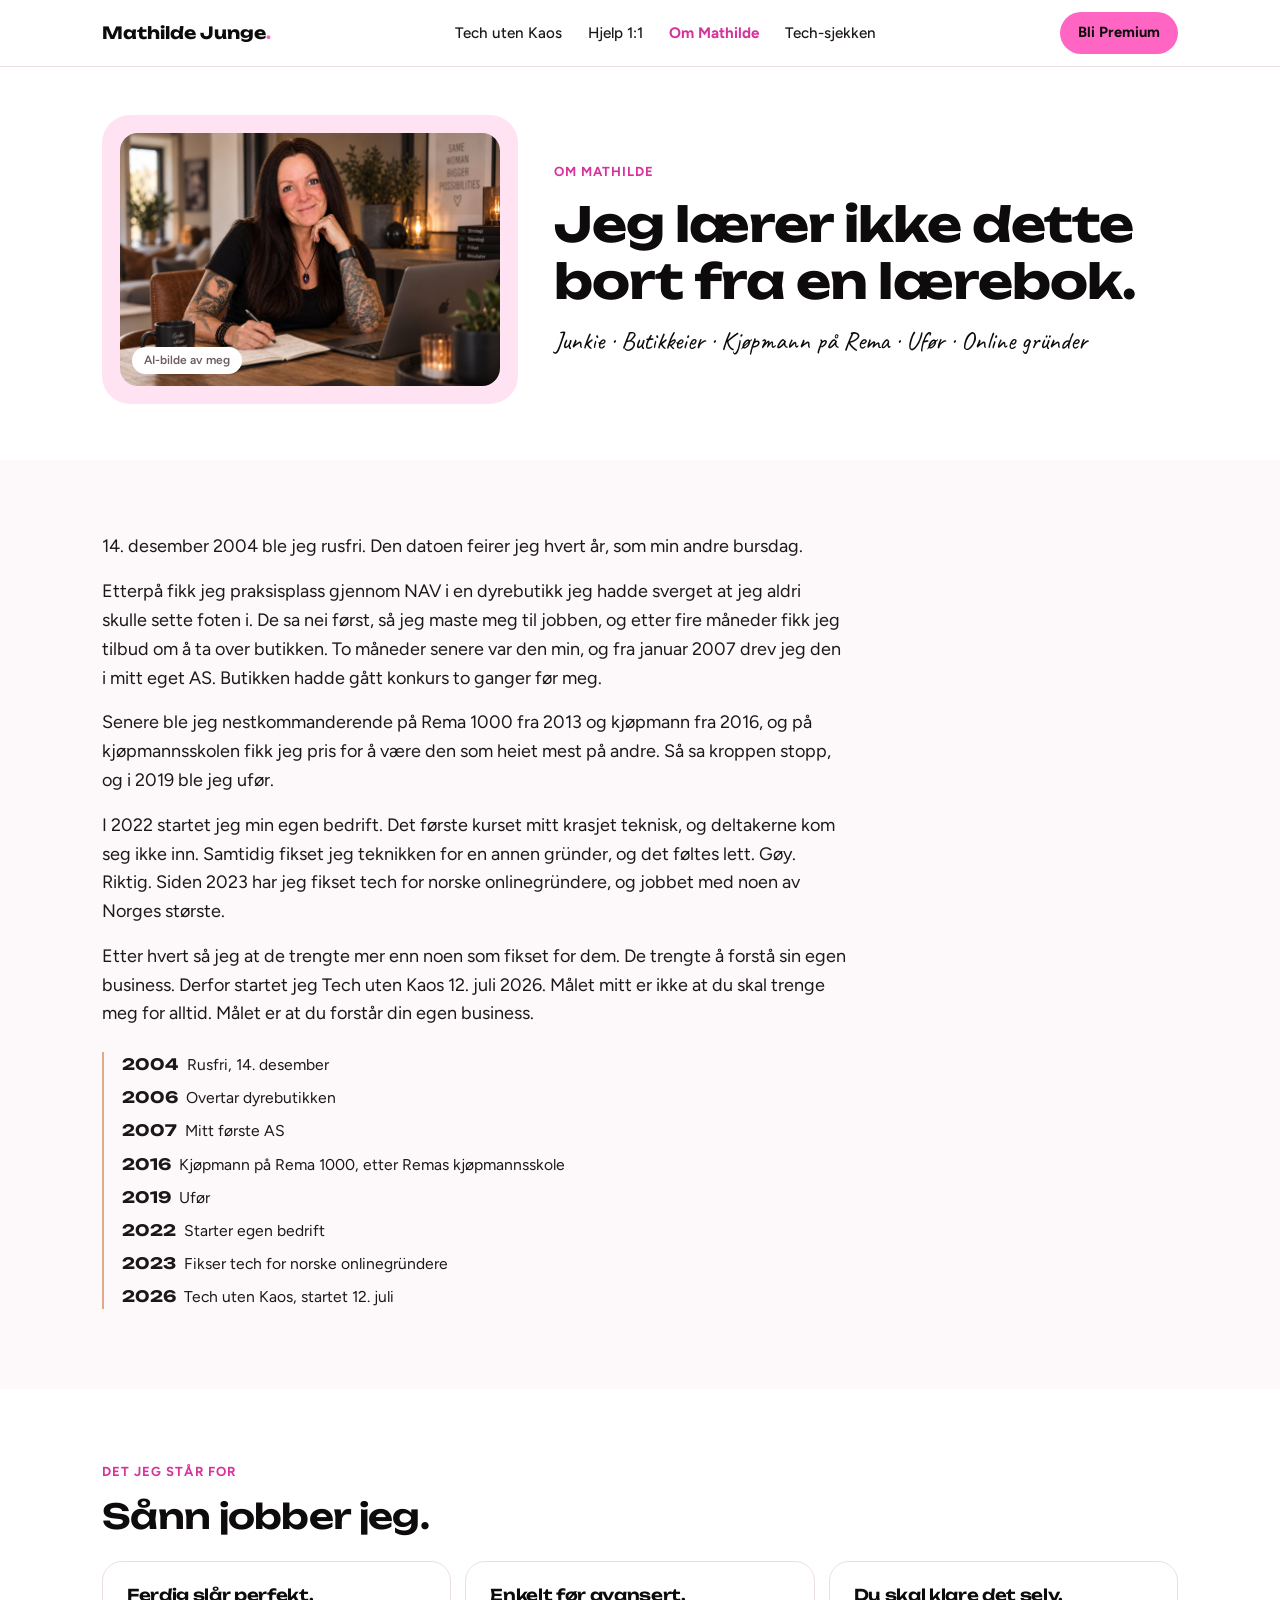
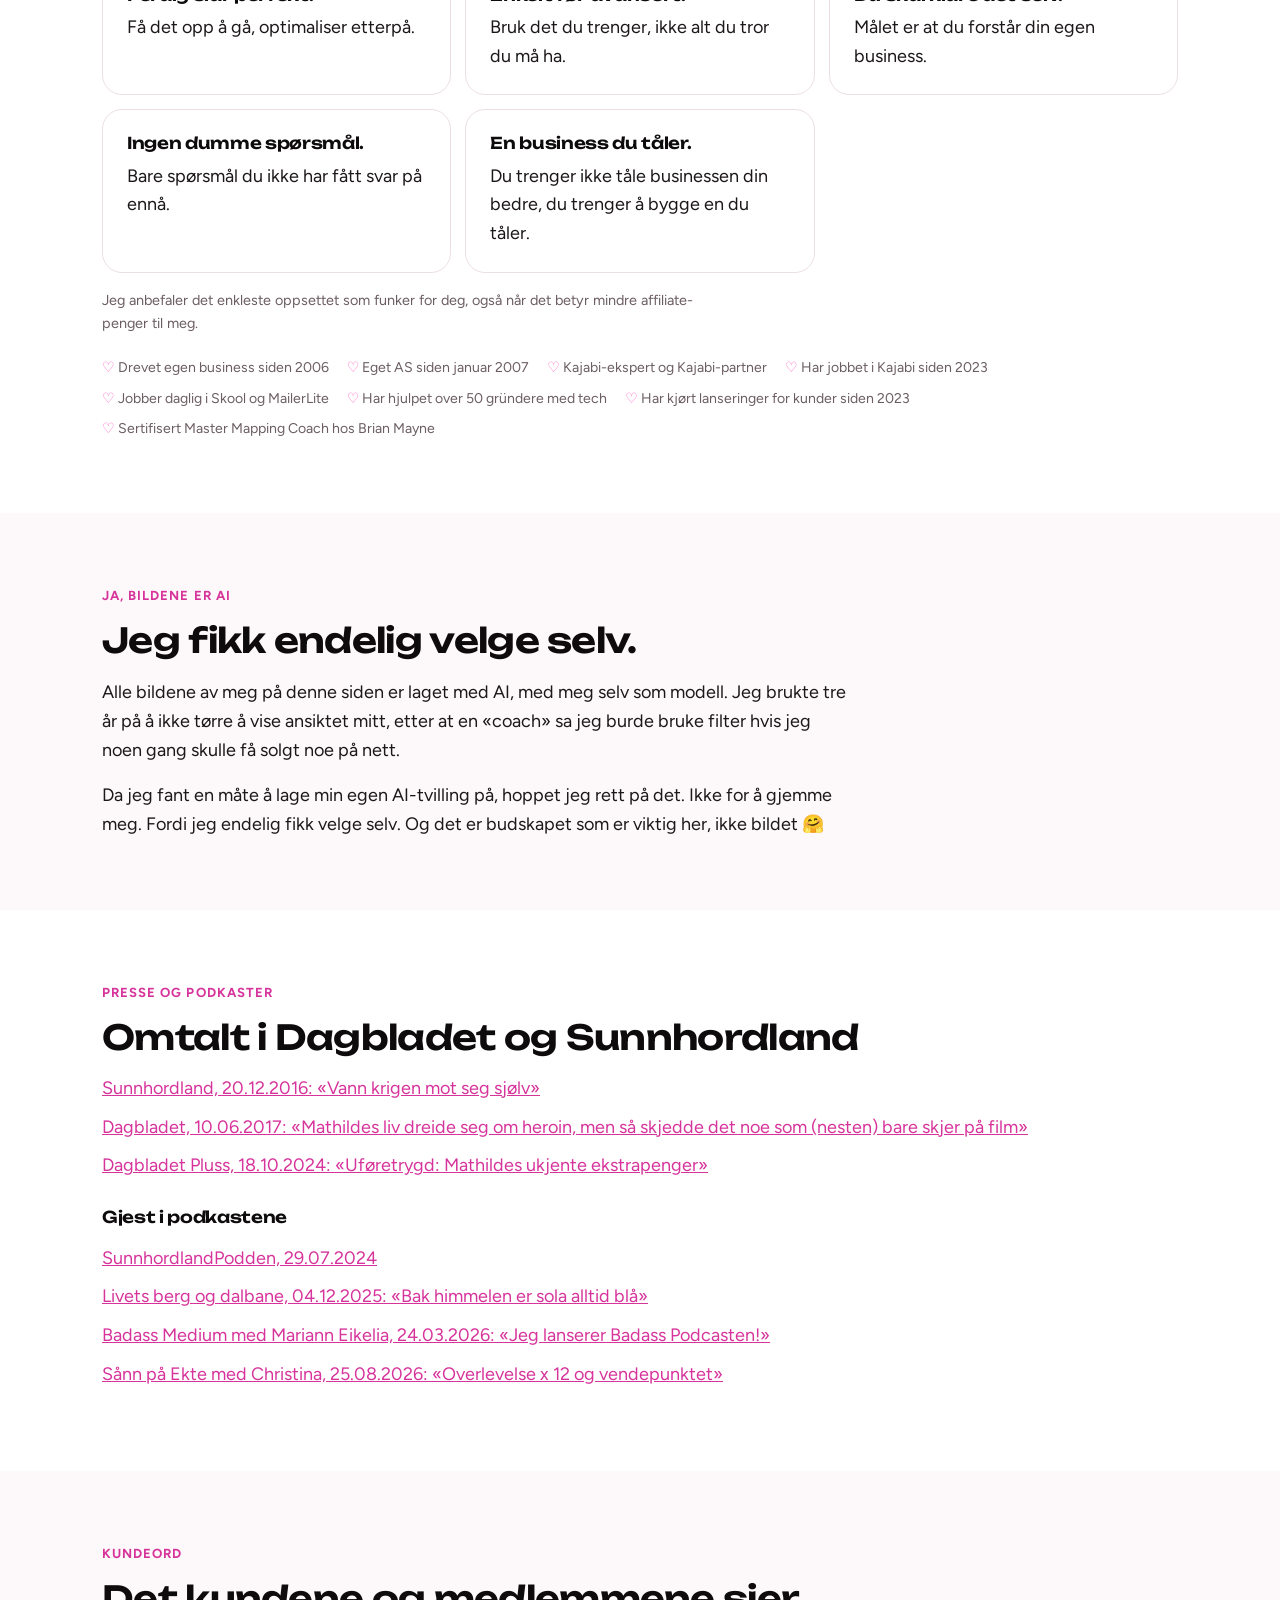
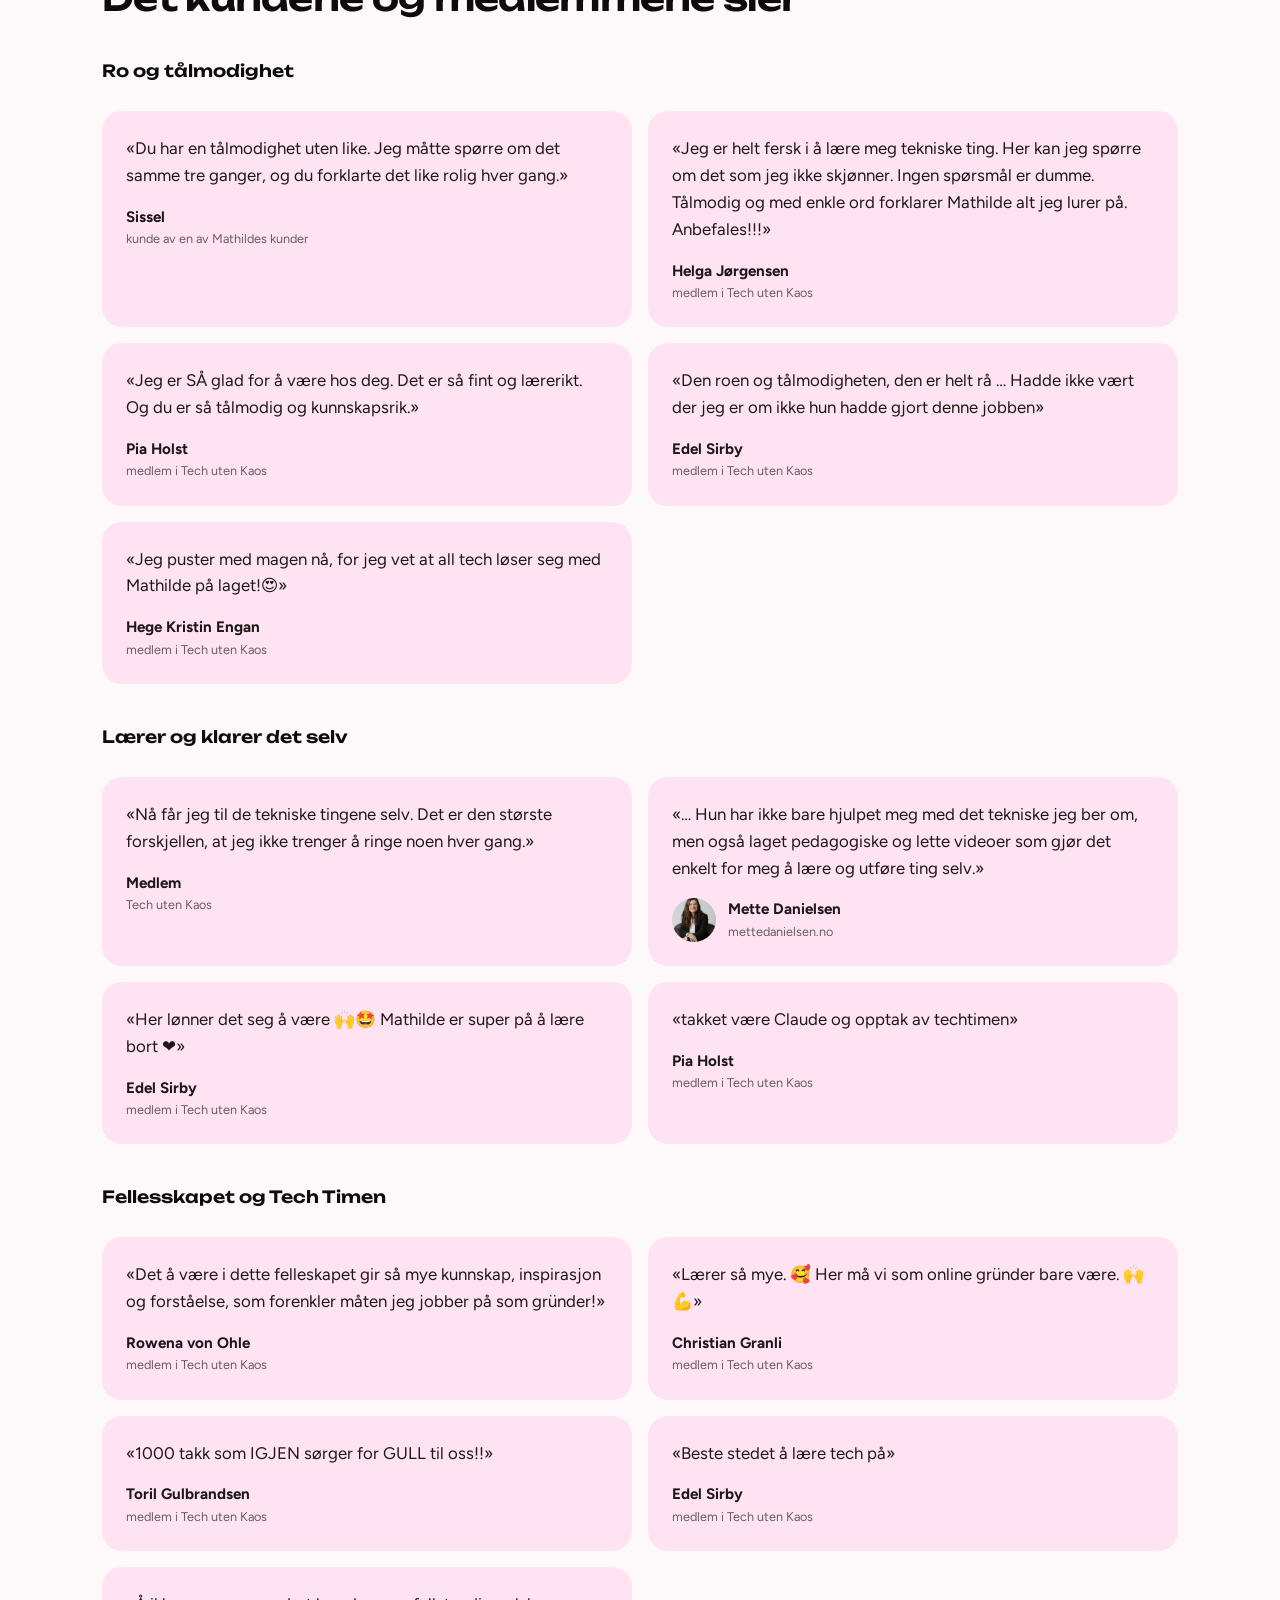
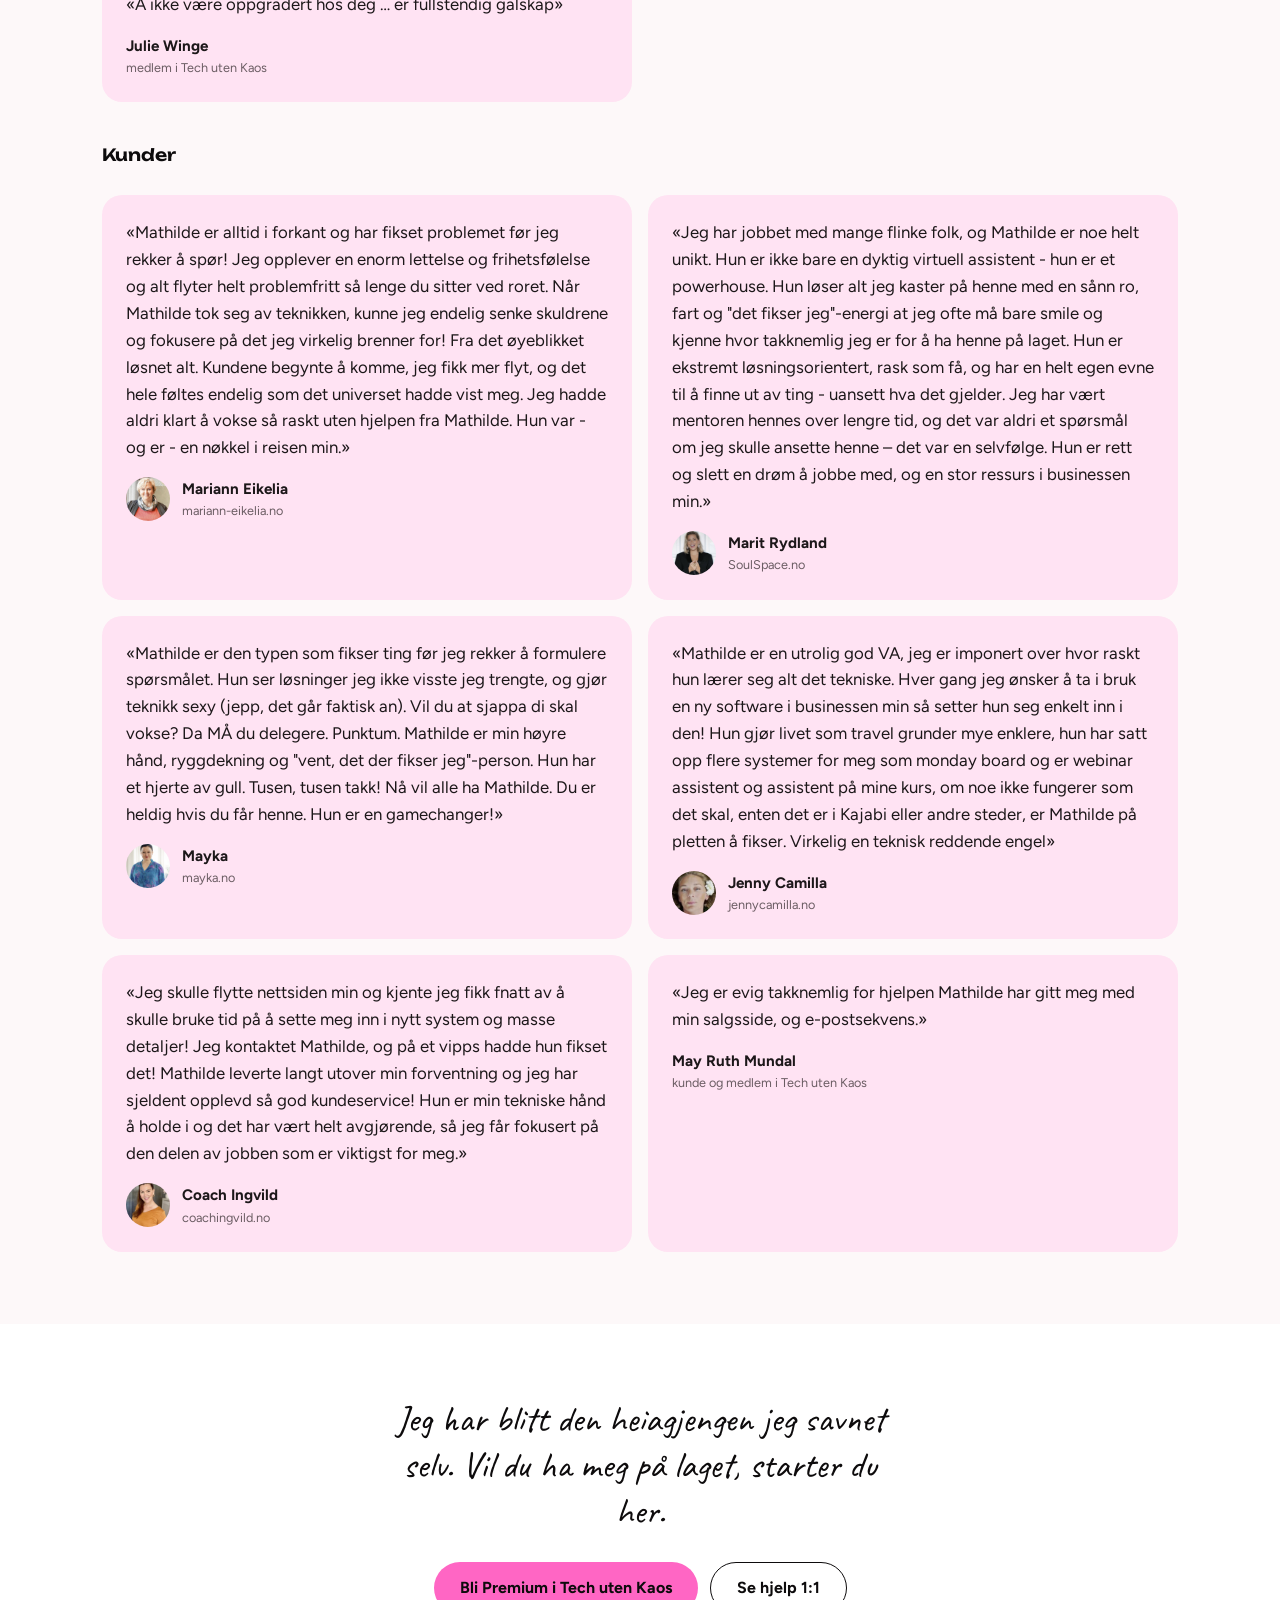
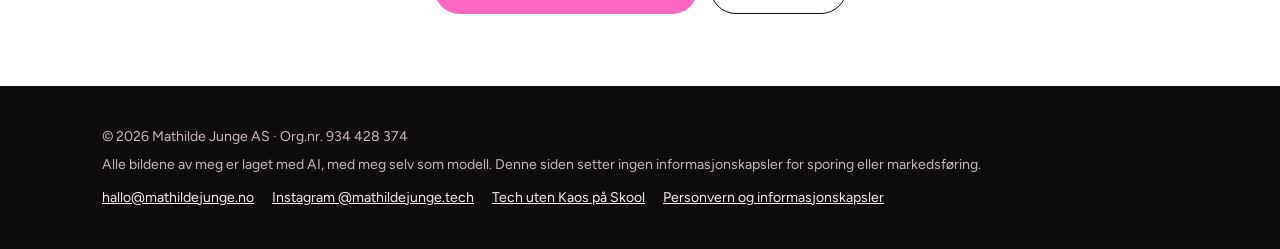
<file: om-mathilde.html>
<!DOCTYPE html>
<html lang="nb">
<head>
<meta charset="utf-8">
<meta name="viewport" content="width=device-width, initial-scale=1">
<title>Om Mathilde Junge | Kajabi-ekspert fra Stord</title>
<meta name="description" content="Mathilde Junge har drevet egen business siden 2006 og jobbet i Kajabi siden 2023. Les historien hennes, se presse og podkaster, og hva kundene sier.">
<link rel="canonical" href="https://www.mathilde-junge.no/om-mathilde">
<meta property="og:type" content="website">
<meta property="og:locale" content="nb_NO">
<meta property="og:title" content="Om Mathilde Junge | Kajabi-ekspert fra Stord">
<meta property="og:description" content="Mathilde Junge har drevet egen business siden 2006 og jobbet i Kajabi siden 2023. Les historien hennes, se presse og podkaster, og hva kundene sier.">
<meta property="og:image" content="https://www.mathilde-junge.no/bilder/mathilde-kjokken.jpg">
<meta property="og:url" content="https://www.mathilde-junge.no/om-mathilde">
<link rel="icon" href="data:image/svg+xml,%3Csvg xmlns=%22http://www.w3.org/2000/svg%22 viewBox=%220 0 100 100%22%3E%3Ccircle cx=%2250%22 cy=%2250%22 r=%2250%22 fill=%22%23ff66c4%22/%3E%3Ctext x=%2250%22 y=%2268%22 font-size=%2252%22 text-anchor=%22middle%22 font-family=%22Arial%22 font-weight=%22bold%22 fill=%22%230d0b0c%22%3EMJ%3C/text%3E%3C/svg%3E">
<link rel="preconnect" href="https://fonts.googleapis.com">
<link rel="preconnect" href="https://fonts.gstatic.com" crossorigin>
<link href="https://fonts.googleapis.com/css2?family=Unbounded:wght@500;600;700&family=Caveat:wght@500;700&family=Figtree:wght@400;500;600;700&display=swap" rel="stylesheet">
<link rel="stylesheet" href="/style.css">
<script type="application/ld+json">{"@context": "https://schema.org", "@type": "Person", "@id": "https://www.mathilde-junge.no/om-mathilde#mathilde", "name": "Mathilde Junge", "jobTitle": "Kajabi-ekspert, eier og daglig leder i Mathilde Junge AS", "url": "https://www.mathilde-junge.no/om-mathilde", "image": "https://www.mathilde-junge.no/bilder/mathilde-kjokken.jpg", "worksFor": {"@id": "https://www.mathilde-junge.no/#business"}, "sameAs": ["https://www.instagram.com/mathildejunge.tech/", "https://www.skool.com/mathilde/about", "https://www.sunnhordland.no/magasin/n/0QKRwg/vann-krigen-mot-seg-sjoelv", "https://www.dagbladet.no/mat/mathildes-liv-dreide-seg-om-heroin-men-sa-skjedde-det-noe-som-nesten-bare-skjer-pa-film/67618464", "https://www.dagbladet.no/tema/uforetrygd-mathildes-ukjente-ekstrapenger/82064424", "https://open.spotify.com/episode/2COMdRUGzarylhEqm1WPSU", "https://open.spotify.com/episode/7ncR5hp9zlHiZjX4OyC7Tc", "https://open.spotify.com/episode/1O4a1wx7erQv1yIFhFsbG4", "https://open.spotify.com/episode/093vt3rYwUKlaa1zp9N4Gr"], "hasCredential": {"@type": "EducationalOccupationalCredential", "name": "Master Mapping Coach", "recognizedBy": {"@type": "Organization", "name": "Brian Mayne, Goal Mapping"}}}</script>
</head>
<body>
<header><div class="ramme meny">
<a class="logo" href="/">Mathilde Junge<span>.</span></a>
<nav class="lenker"><a href="/tech-uten-kaos">Tech uten Kaos</a><a href="/hjelp">Hjelp 1:1</a><a href="/om-mathilde" class="aktiv">Om Mathilde</a><a href="/#tech-sjekken">Tech-sjekken</a></nav>
<a class="knapp knapp-rosa" href="/tech-uten-kaos">Bli Premium</a>
</div></header>

<section class="sidetopp om"><div class="ramme rad">
<div class="bilde"><img src="/bilder/mathilde-kjokken.jpg" alt="Mathilde ved kjøkkenbordet med notatbok, kaffekopp og Mac" width="1536" height="1024"><span class="ai">AI-bilde av meg</span></div>
<div>
<p class="etikett">Om Mathilde</p>
<h1>Jeg lærer ikke dette bort fra en lærebok.</h1>
<p class="slutt" style="text-align:left;padding:0;margin-top:16px"><span class="hand" style="font-size:1.6rem;margin:0">Junkie · Butikkeier · Kjøpmann på Rema · Ufør · Online gründer</span></p>
</div>
</div></section>

<section class="grunn"><div class="ramme">
<div class="tekst">
<p>14. desember 2004 ble jeg rusfri. Den datoen feirer jeg hvert år, som min andre bursdag.</p>
<p>Etterpå fikk jeg praksisplass gjennom NAV i en dyrebutikk jeg hadde sverget at jeg aldri skulle sette foten i. De sa nei først, så jeg maste meg til jobben, og etter fire måneder fikk jeg tilbud om å ta over butikken. To måneder senere var den min, og fra januar 2007 drev jeg den i mitt eget AS. Butikken hadde gått konkurs to ganger før meg.</p>
<p>Senere ble jeg nestkommanderende på Rema 1000 fra 2013 og kjøpmann fra 2016, og på kjøpmannsskolen fikk jeg pris for å være den som heiet mest på andre. Så sa kroppen stopp, og i 2019 ble jeg ufør.</p>
<p>I 2022 startet jeg min egen bedrift. Det første kurset mitt krasjet teknisk, og deltakerne kom seg ikke inn. Samtidig fikset jeg teknikken for en annen gründer, og det føltes lett. Gøy. Riktig. Siden 2023 har jeg fikset tech for norske onlinegründere, og jobbet med noen av Norges største.</p>
<p>Etter hvert så jeg at de trengte mer enn noen som fikset for dem. De trengte å forstå sin egen business. Derfor startet jeg Tech uten Kaos 12. juli 2026. Målet mitt er ikke at du skal trenge meg for alltid. Målet er at du forstår din egen business.</p>
</div>
<ul class="tidslinje">
<li><b>2004</b>Rusfri, 14. desember</li><li><b>2006</b>Overtar dyrebutikken</li><li><b>2007</b>Mitt første AS</li><li><b>2016</b>Kjøpmann på Rema 1000, etter Remas kjøpmannsskole</li><li><b>2019</b>Ufør</li><li><b>2022</b>Starter egen bedrift</li><li><b>2023</b>Fikser tech for norske onlinegründere</li><li><b>2026</b>Tech uten Kaos, startet 12. juli</li>
</ul>
</div></section>

<section><div class="ramme">
<p class="etikett">Det jeg står for</p>
<h2>Sånn jobber jeg.</h2>
<div class="verdier">
<div class="boks"><h3>Ferdig slår perfekt.</h3><p>Få det opp å gå, optimaliser etterpå.</p></div>
<div class="boks"><h3>Enkelt før avansert.</h3><p>Bruk det du trenger, ikke alt du tror du må ha.</p></div>
<div class="boks"><h3>Du skal klare det selv.</h3><p>Målet er at du forstår din egen business.</p></div>
<div class="boks"><h3>Ingen dumme spørsmål.</h3><p>Bare spørsmål du ikke har fått svar på ennå.</p></div>
<div class="boks"><h3>En business du tåler.</h3><p>Du trenger ikke tåle businessen din bedre, du trenger å bygge en du tåler.</p></div>
</div>
<p class="vilkar">Jeg anbefaler det enkleste oppsettet som funker for deg, også når det betyr mindre affiliate-penger til meg.</p>
<div class="tillit" style="margin-top:22px"><span>Drevet egen business siden 2006</span><span>Eget AS siden januar 2007</span><span>Kajabi-ekspert og Kajabi-partner</span><span>Har jobbet i Kajabi siden 2023</span><span>Jobber daglig i Skool og MailerLite</span><span>Har hjulpet over 50 gründere med tech</span><span>Har kjørt lanseringer for kunder siden 2023</span><span>Sertifisert Master Mapping Coach hos Brian Mayne</span></div>
</div></section>

<section class="grunn"><div class="ramme">
<p class="etikett">Ja, bildene er AI</p>
<h2>Jeg fikk endelig velge selv.</h2>
<div class="tekst" style="margin-top:18px"><p>Alle bildene av meg på denne siden er laget med AI, med meg selv som modell. Jeg brukte tre år på å ikke tørre å vise ansiktet mitt, etter at en «coach» sa jeg burde bruke filter hvis jeg noen gang skulle få solgt noe på nett.</p>
<p>Da jeg fant en måte å lage min egen AI-tvilling på, hoppet jeg rett på det. Ikke for å gjemme meg. Fordi jeg endelig fikk velge selv. Og det er budskapet som er viktig her, ikke bildet 🤗</p></div>
</div></section>

<section><div class="ramme">
<p class="etikett">Presse og podkaster</p>
<h2>Omtalt i Dagbladet og Sunnhordland</h2>
<ul class="presse">
<li><a href="https://www.sunnhordland.no/magasin/n/0QKRwg/vann-krigen-mot-seg-sjoelv">Sunnhordland, 20.12.2016: «Vann krigen mot seg sjølv»</a></li>
<li><a href="https://www.dagbladet.no/mat/mathildes-liv-dreide-seg-om-heroin-men-sa-skjedde-det-noe-som-nesten-bare-skjer-pa-film/67618464">Dagbladet, 10.06.2017: «Mathildes liv dreide seg om heroin, men så skjedde det noe som (nesten) bare skjer på film»</a></li>
<li><a href="https://www.dagbladet.no/tema/uforetrygd-mathildes-ukjente-ekstrapenger/82064424">Dagbladet Pluss, 18.10.2024: «Uføretrygd: Mathildes ukjente ekstrapenger»</a></li>
</ul>
<h3 style="margin-top:28px">Gjest i podkastene</h3>
<ul class="presse">
<li><a href="https://open.spotify.com/episode/2COMdRUGzarylhEqm1WPSU">SunnhordlandPodden, 29.07.2024</a></li>
<li><a href="https://open.spotify.com/episode/7ncR5hp9zlHiZjX4OyC7Tc">Livets berg og dalbane, 04.12.2025: «Bak himmelen er sola alltid blå»</a></li>
<li><a href="https://open.spotify.com/episode/1O4a1wx7erQv1yIFhFsbG4">Badass Medium med Mariann Eikelia, 24.03.2026: «Jeg lanserer Badass Podcasten!»</a></li>
<li><a href="https://open.spotify.com/episode/093vt3rYwUKlaa1zp9N4Gr">Sånn på Ekte med Christina, 25.08.2026: «Overlevelse x 12 og vendepunktet»</a></li>
</ul>
</div></section>

<section class="grunn" id="kundeord"><div class="ramme">
<p class="etikett">Kundeord</p>
<h2>Det kundene og medlemmene sier</h2>
<p class="gruppe">Ro og tålmodighet</p>
<div class="vegg">
<div class="sitat"><blockquote>«Du har en tålmodighet uten like. Jeg måtte spørre om det samme tre ganger, og du forklarte det like rolig hver gang.»</blockquote><div class="hvem"><div>Sissel<small>kunde av en av Mathildes kunder</small></div></div></div>
<div class="sitat"><blockquote>«Jeg er helt fersk i å lære meg tekniske ting. Her kan jeg spørre om det som jeg ikke skjønner. Ingen spørsmål er dumme. Tålmodig og med enkle ord forklarer Mathilde alt jeg lurer på. Anbefales!!!»</blockquote><div class="hvem"><div>Helga Jørgensen<small>medlem i Tech uten Kaos</small></div></div></div>
<div class="sitat"><blockquote>«Jeg er SÅ glad for å være hos deg. Det er så fint og lærerikt. Og du er så tålmodig og kunnskapsrik.»</blockquote><div class="hvem"><div>Pia Holst<small>medlem i Tech uten Kaos</small></div></div></div>
<div class="sitat"><blockquote>«Den roen og tålmodigheten, den er helt rå … Hadde ikke vært der jeg er om ikke hun hadde gjort denne jobben»</blockquote><div class="hvem"><div>Edel Sirby<small>medlem i Tech uten Kaos</small></div></div></div>
<div class="sitat"><blockquote>«Jeg puster med magen nå, for jeg vet at all tech løser seg med Mathilde på laget!😍»</blockquote><div class="hvem"><div>Hege Kristin Engan<small>medlem i Tech uten Kaos</small></div></div></div>
</div>
<p class="gruppe">Lærer og klarer det selv</p>
<div class="vegg">
<div class="sitat"><blockquote>«Nå får jeg til de tekniske tingene selv. Det er den største forskjellen, at jeg ikke trenger å ringe noen hver gang.»</blockquote><div class="hvem"><div>Medlem<small>Tech uten Kaos</small></div></div></div>
<div class="sitat"><blockquote>«… Hun har ikke bare hjulpet meg med det tekniske jeg ber om, men også laget pedagogiske og lette videoer som gjør det enkelt for meg å lære og utføre ting selv.»</blockquote><div class="hvem"><img src="/bilder/kunder/mette.jpg" alt="Mette Danielsen" width="240" height="240" loading="lazy"><div>Mette Danielsen<small>mettedanielsen.no</small></div></div></div>
<div class="sitat"><blockquote>«Her lønner det seg å være 🙌🤩 Mathilde er super på å lære bort ❤️»</blockquote><div class="hvem"><div>Edel Sirby<small>medlem i Tech uten Kaos</small></div></div></div>
<div class="sitat"><blockquote>«takket være Claude og opptak av techtimen»</blockquote><div class="hvem"><div>Pia Holst<small>medlem i Tech uten Kaos</small></div></div></div>
</div>
<p class="gruppe">Fellesskapet og Tech Timen</p>
<div class="vegg">
<div class="sitat"><blockquote>«Det å være i dette felleskapet gir så mye kunnskap, inspirasjon og forståelse, som forenkler måten jeg jobber på som gründer!»</blockquote><div class="hvem"><div>Rowena von Ohle<small>medlem i Tech uten Kaos</small></div></div></div>
<div class="sitat"><blockquote>«Lærer så mye. 🥰 Her må vi som online gründer bare være. 🙌💪»</blockquote><div class="hvem"><div>Christian Granli<small>medlem i Tech uten Kaos</small></div></div></div>
<div class="sitat"><blockquote>«1000 takk som IGJEN sørger for GULL til oss!!»</blockquote><div class="hvem"><div>Toril Gulbrandsen<small>medlem i Tech uten Kaos</small></div></div></div>
<div class="sitat"><blockquote>«Beste stedet å lære tech på»</blockquote><div class="hvem"><div>Edel Sirby<small>medlem i Tech uten Kaos</small></div></div></div>
<div class="sitat"><blockquote>«Å ikke være oppgradert hos deg … er fullstendig galskap»</blockquote><div class="hvem"><div>Julie Winge<small>medlem i Tech uten Kaos</small></div></div></div>
</div>
<p class="gruppe">Kunder</p>
<div class="vegg">
<div class="sitat"><blockquote>«Mathilde er alltid i forkant og har fikset problemet før jeg rekker å spør! Jeg opplever en enorm lettelse og frihetsfølelse og alt flyter helt problemfritt så lenge du sitter ved roret. Når Mathilde tok seg av teknikken, kunne jeg endelig senke skuldrene og fokusere på det jeg virkelig brenner for! Fra det øyeblikket løsnet alt. Kundene begynte å komme, jeg fikk mer flyt, og det hele føltes endelig som det universet hadde vist meg. Jeg hadde aldri klart å vokse så raskt uten hjelpen fra Mathilde. Hun var - og er - en nøkkel i reisen min.»</blockquote><div class="hvem"><img src="/bilder/kunder/mariann.jpg" alt="Mariann Eikelia" width="240" height="240" loading="lazy"><div>Mariann Eikelia<small>mariann-eikelia.no</small></div></div></div>
<div class="sitat"><blockquote>«Jeg har jobbet med mange flinke folk, og Mathilde er noe helt unikt. Hun er ikke bare en dyktig virtuell assistent - hun er et powerhouse. Hun løser alt jeg kaster på henne med en sånn ro, fart og "det fikser jeg"-energi at jeg ofte må bare smile og kjenne hvor takknemlig jeg er for å ha henne på laget. Hun er ekstremt løsningsorientert, rask som få, og har en helt egen evne til å finne ut av ting - uansett hva det gjelder. Jeg har vært mentoren hennes over lengre tid, og det var aldri et spørsmål om jeg skulle ansette henne – det var en selvfølge. Hun er rett og slett en drøm å jobbe med, og en stor ressurs i businessen min.»</blockquote><div class="hvem"><img src="/bilder/kunder/marit.jpg" alt="Marit Rydland" width="240" height="240" loading="lazy"><div>Marit Rydland<small>SoulSpace.no</small></div></div></div>
<div class="sitat"><blockquote>«Mathilde er den typen som fikser ting før jeg rekker å formulere spørsmålet. Hun ser løsninger jeg ikke visste jeg trengte, og gjør teknikk sexy (jepp, det går faktisk an). Vil du at sjappa di skal vokse? Da MÅ du delegere. Punktum. Mathilde er min høyre hånd, ryggdekning og "vent, det der fikser jeg"-person. Hun har et hjerte av gull. Tusen, tusen takk! Nå vil alle ha Mathilde. Du er heldig hvis du får henne. Hun er en gamechanger!»</blockquote><div class="hvem"><img src="/bilder/kunder/mayka.jpg" alt="Mayka" width="240" height="240" loading="lazy"><div>Mayka<small>mayka.no</small></div></div></div>
<div class="sitat"><blockquote>«Mathilde er en utrolig god VA, jeg er imponert over hvor raskt hun lærer seg alt det tekniske. Hver gang jeg ønsker å ta i bruk en ny software i businessen min så setter hun seg enkelt inn i den! Hun gjør livet som travel grunder mye enklere, hun har satt opp flere systemer for meg som monday board og er webinar assistent og assistent på mine kurs, om noe ikke fungerer som det skal, enten det er i Kajabi eller andre steder, er Mathilde på pletten å fikser. Virkelig en teknisk reddende engel»</blockquote><div class="hvem"><img src="/bilder/kunder/jenny.jpg" alt="Jenny Camilla" width="240" height="240" loading="lazy"><div>Jenny Camilla<small>jennycamilla.no</small></div></div></div>
<div class="sitat"><blockquote>«Jeg skulle flytte nettsiden min og kjente jeg fikk fnatt av å skulle bruke tid på å sette meg inn i nytt system og masse detaljer! Jeg kontaktet Mathilde, og på et vipps hadde hun fikset det! Mathilde leverte langt utover min forventning og jeg har sjeldent opplevd så god kundeservice! Hun er min tekniske hånd å holde i og det har vært helt avgjørende, så jeg får fokusert på den delen av jobben som er viktigst for meg.»</blockquote><div class="hvem"><img src="/bilder/kunder/ingvild.jpg" alt="Coach Ingvild" width="240" height="240" loading="lazy"><div>Coach Ingvild<small>coachingvild.no</small></div></div></div>
<div class="sitat"><blockquote>«Jeg er evig takknemlig for hjelpen Mathilde har gitt meg med min salgsside, og e-postsekvens.»</blockquote><div class="hvem"><div>May Ruth Mundal<small>kunde og medlem i Tech uten Kaos</small></div></div></div>
</div>
</div></section>

<section class="slutt"><div class="ramme">
<p class="hand">Jeg har blitt den heiagjengen jeg savnet selv. Vil du ha meg på laget, starter du her.</p>
<div class="knapper"><a class="knapp knapp-rosa" href="/tech-uten-kaos">Bli Premium i Tech uten Kaos</a><a class="knapp knapp-strek" href="/hjelp">Se hjelp 1:1</a></div>
</div></section>

<footer><div class="ramme">
<p>© 2026 Mathilde Junge AS · Org.nr. 934 428 374</p>
<p>Alle bildene av meg er laget med AI, med meg selv som modell. Denne siden setter ingen informasjonskapsler for sporing eller markedsføring.</p>
<p class="footlenker"><a href="mailto:hallo@mathildejunge.no">hallo@mathildejunge.no</a><a href="https://www.instagram.com/mathildejunge.tech/">Instagram @mathildejunge.tech</a><a href="https://www.skool.com/mathilde/about">Tech uten Kaos på Skool</a><a href="/personvern">Personvern og informasjonskapsler</a></p>
</div></footer>
</body>
</html>
</file>
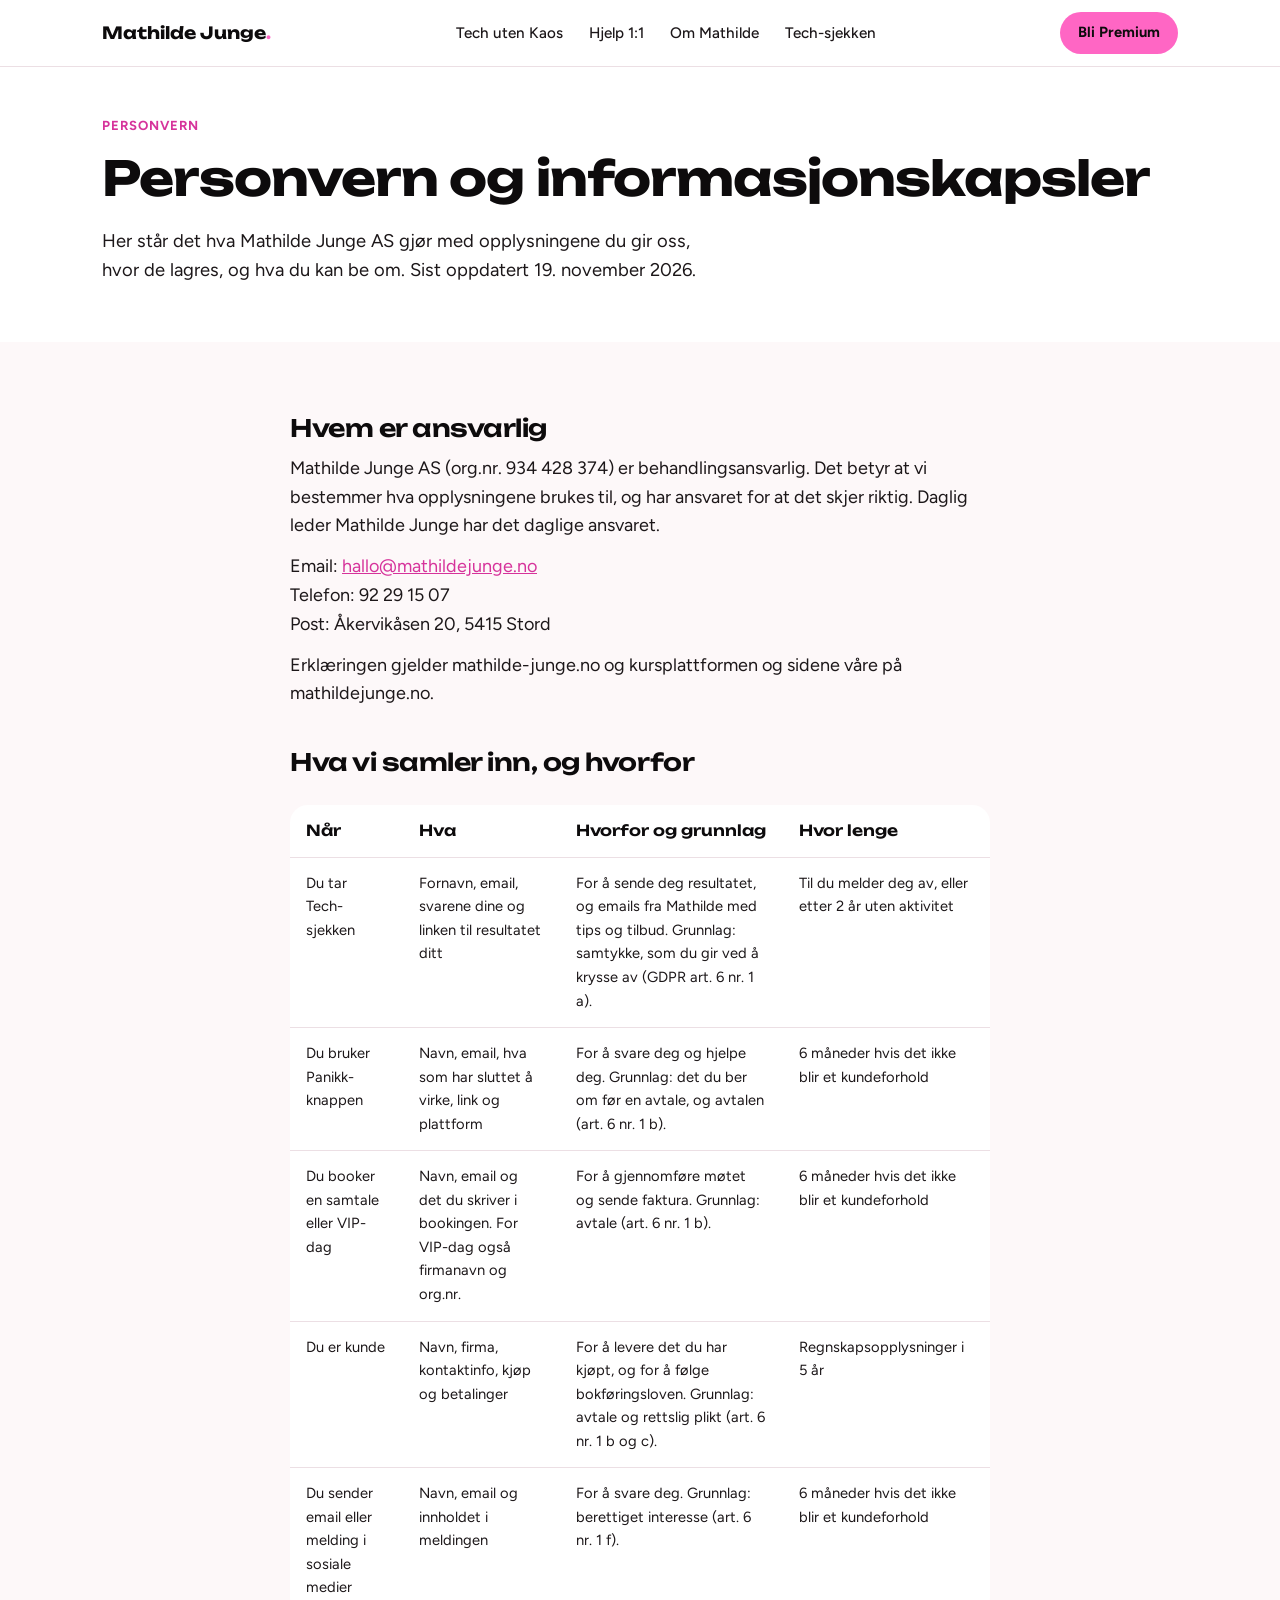
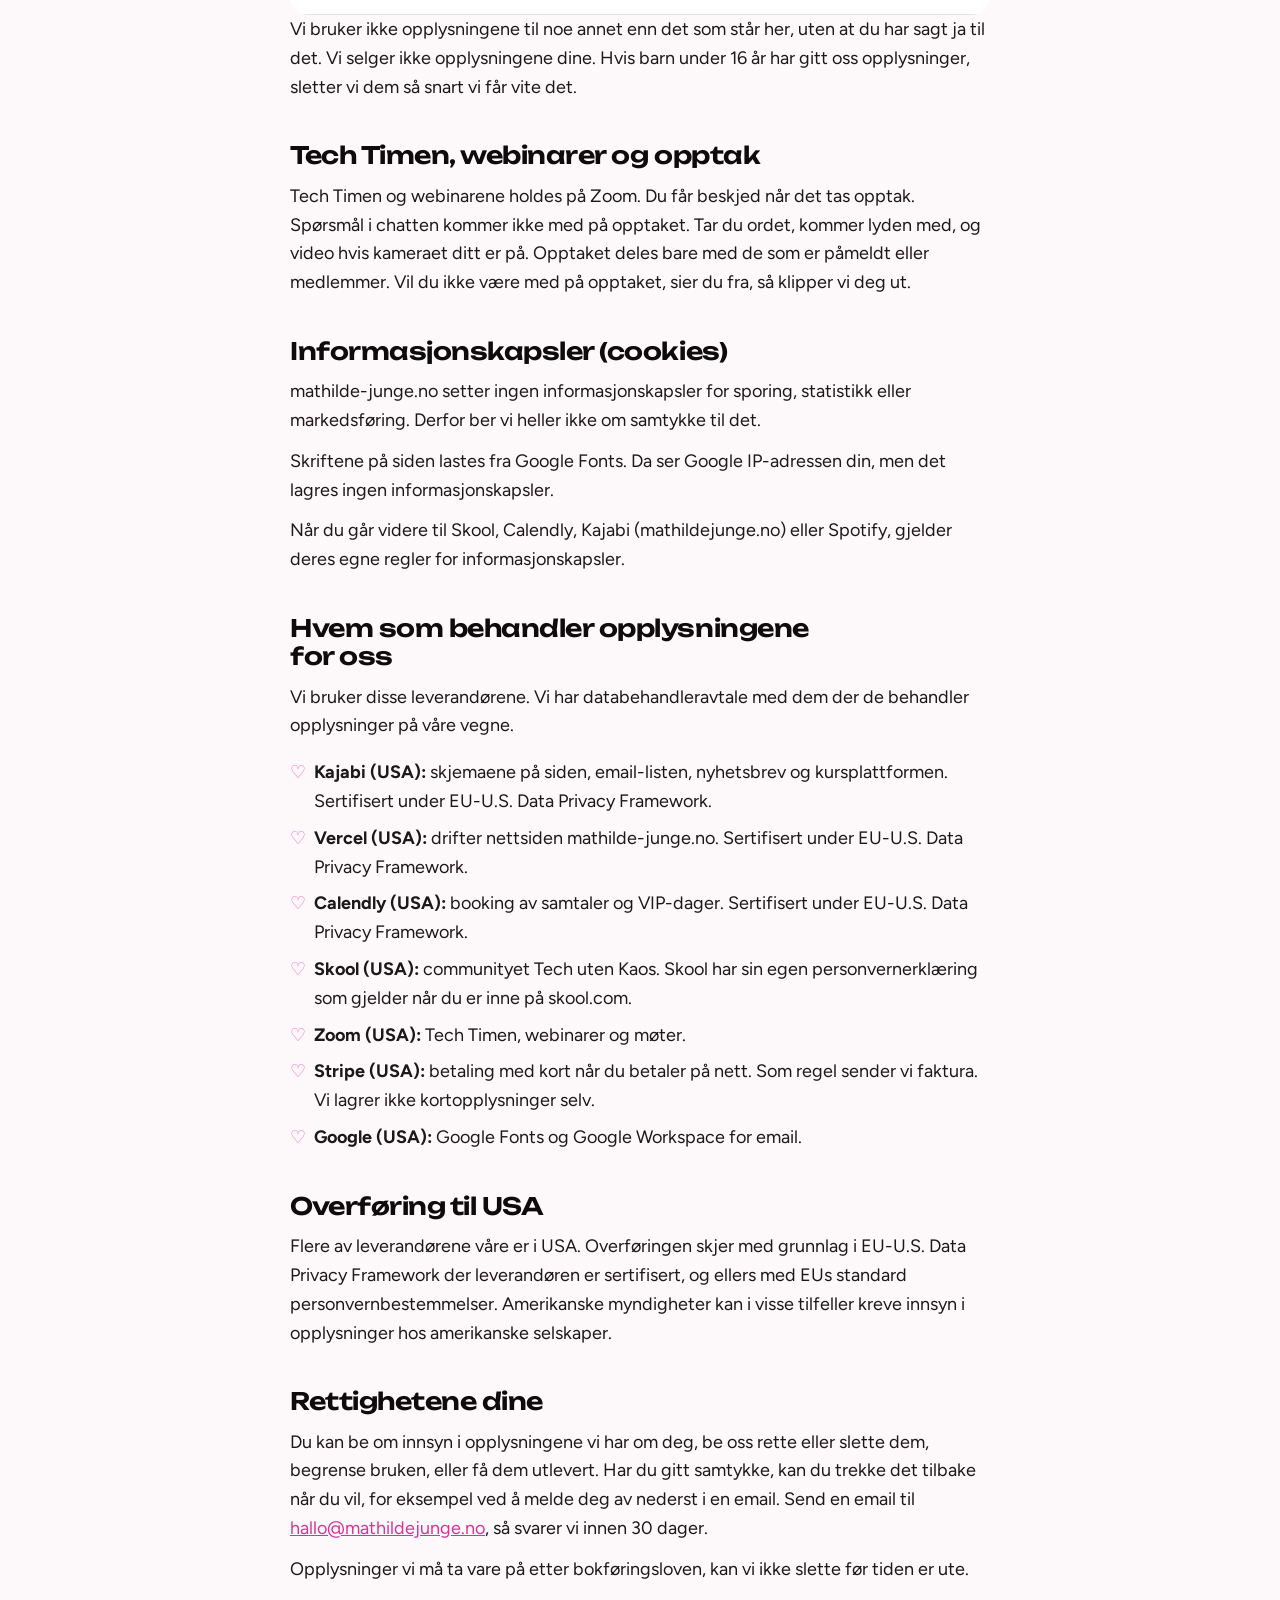
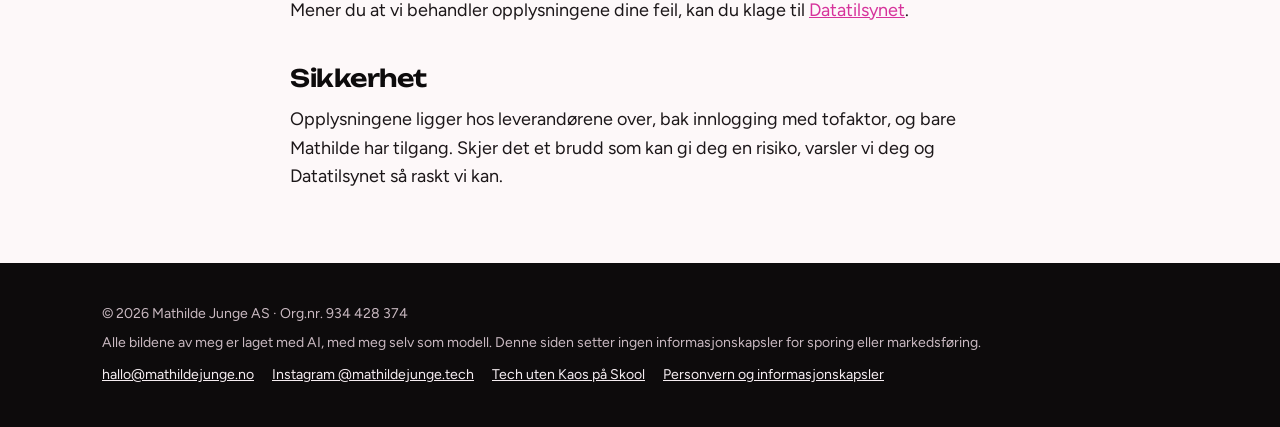
<file: personvern.html>
<!DOCTYPE html>
<html lang="nb">
<head>
<meta charset="utf-8">
<meta name="viewport" content="width=device-width, initial-scale=1">
<title>Personvern og informasjonskapsler · Mathilde Junge</title>
<meta name="description" content="Slik behandler Mathilde Junge AS personopplysninger på mathilde-junge.no: hva vi samler inn, hvorfor, hvor det lagres, informasjonskapsler og rettighetene dine.">
<link rel="canonical" href="https://www.mathilde-junge.no/personvern">
<meta property="og:type" content="website">
<meta property="og:locale" content="nb_NO">
<meta property="og:title" content="Personvern og informasjonskapsler · Mathilde Junge">
<meta property="og:description" content="Slik behandler Mathilde Junge AS personopplysninger på mathilde-junge.no: hva vi samler inn, hvorfor, hvor det lagres, informasjonskapsler og rettighetene dine.">
<meta property="og:image" content="https://www.mathilde-junge.no/bilder/mathilde-kjokken.jpg">
<meta property="og:url" content="https://www.mathilde-junge.no/personvern">
<link rel="icon" href="data:image/svg+xml,%3Csvg xmlns=%22http://www.w3.org/2000/svg%22 viewBox=%220 0 100 100%22%3E%3Ccircle cx=%2250%22 cy=%2250%22 r=%2250%22 fill=%22%23ff66c4%22/%3E%3Ctext x=%2250%22 y=%2268%22 font-size=%2252%22 text-anchor=%22middle%22 font-family=%22Arial%22 font-weight=%22bold%22 fill=%22%230d0b0c%22%3EMJ%3C/text%3E%3C/svg%3E">
<link rel="preconnect" href="https://fonts.googleapis.com">
<link rel="preconnect" href="https://fonts.gstatic.com" crossorigin>
<link href="https://fonts.googleapis.com/css2?family=Unbounded:wght@500;600;700&family=Caveat:wght@500;700&family=Figtree:wght@400;500;600;700&display=swap" rel="stylesheet">
<link rel="stylesheet" href="/style.css">
</head>
<body>
<header><div class="ramme meny">
<a class="logo" href="/">Mathilde Junge<span>.</span></a>
<nav class="lenker"><a href="/tech-uten-kaos">Tech uten Kaos</a><a href="/hjelp">Hjelp 1:1</a><a href="/om-mathilde">Om Mathilde</a><a href="/#tech-sjekken">Tech-sjekken</a></nav>
<a class="knapp knapp-rosa" href="/tech-uten-kaos">Bli Premium</a>
</div></header>

<section class="sidetopp"><div class="ramme">
<p class="etikett">Personvern</p>
<h1>Personvern og informasjonskapsler</h1>
<p class="undertittel">Her står det hva Mathilde Junge AS gjør med opplysningene du gir oss, hvor de lagres, og hva du kan be om. Sist oppdatert 19. november 2026.</p>
</div></section>

<section class="grunn"><div class="ramme tekst personvern">
<h2>Hvem er ansvarlig</h2>
<p>Mathilde Junge AS (org.nr. 934 428 374) er behandlingsansvarlig. Det betyr at vi bestemmer hva opplysningene brukes til, og har ansvaret for at det skjer riktig. Daglig leder Mathilde Junge har det daglige ansvaret.</p>
<p>Email: <a href="mailto:hallo@mathildejunge.no">hallo@mathildejunge.no</a><br>Telefon: 92 29 15 07<br>Post: Åkervikåsen 20, 5415 Stord</p>
<p>Erklæringen gjelder mathilde-junge.no og kursplattformen og sidene våre på mathildejunge.no.</p>

<h2>Hva vi samler inn, og hvorfor</h2>
<table class="sammenlign">
<tr><th>Når</th><th>Hva</th><th>Hvorfor og grunnlag</th><th>Hvor lenge</th></tr>
<tr><td>Du tar Tech-sjekken</td><td>Fornavn, email, svarene dine og linken til resultatet ditt</td><td>For å sende deg resultatet, og emails fra Mathilde med tips og tilbud. Grunnlag: samtykke, som du gir ved å krysse av (GDPR art. 6 nr. 1 a).</td><td>Til du melder deg av, eller etter 2 år uten aktivitet</td></tr>
<tr><td>Du bruker Panikk-knappen</td><td>Navn, email, hva som har sluttet å virke, link og plattform</td><td>For å svare deg og hjelpe deg. Grunnlag: det du ber om før en avtale, og avtalen (art. 6 nr. 1 b).</td><td>6 måneder hvis det ikke blir et kundeforhold</td></tr>
<tr><td>Du booker en samtale eller VIP-dag</td><td>Navn, email og det du skriver i bookingen. For VIP-dag også firmanavn og org.nr.</td><td>For å gjennomføre møtet og sende faktura. Grunnlag: avtale (art. 6 nr. 1 b).</td><td>6 måneder hvis det ikke blir et kundeforhold</td></tr>
<tr><td>Du er kunde</td><td>Navn, firma, kontaktinfo, kjøp og betalinger</td><td>For å levere det du har kjøpt, og for å følge bokføringsloven. Grunnlag: avtale og rettslig plikt (art. 6 nr. 1 b og c).</td><td>Regnskapsopplysninger i 5 år</td></tr>
<tr><td>Du sender email eller melding i sosiale medier</td><td>Navn, email og innholdet i meldingen</td><td>For å svare deg. Grunnlag: berettiget interesse (art. 6 nr. 1 f).</td><td>6 måneder hvis det ikke blir et kundeforhold</td></tr>
</table>
<p>Vi bruker ikke opplysningene til noe annet enn det som står her, uten at du har sagt ja til det. Vi selger ikke opplysningene dine. Hvis barn under 16 år har gitt oss opplysninger, sletter vi dem så snart vi får vite det.</p>

<h2>Tech Timen, webinarer og opptak</h2>
<p>Tech Timen og webinarene holdes på Zoom. Du får beskjed når det tas opptak. Spørsmål i chatten kommer ikke med på opptaket. Tar du ordet, kommer lyden med, og video hvis kameraet ditt er på. Opptaket deles bare med de som er påmeldt eller medlemmer. Vil du ikke være med på opptaket, sier du fra, så klipper vi deg ut.</p>

<h2>Informasjonskapsler (cookies)</h2>
<p>mathilde-junge.no setter ingen informasjonskapsler for sporing, statistikk eller markedsføring. Derfor ber vi heller ikke om samtykke til det.</p>
<p>Skriftene på siden lastes fra Google Fonts. Da ser Google IP-adressen din, men det lagres ingen informasjonskapsler.</p>
<p>Når du går videre til Skool, Calendly, Kajabi (mathildejunge.no) eller Spotify, gjelder deres egne regler for informasjonskapsler.</p>

<h2>Hvem som behandler opplysningene for oss</h2>
<p>Vi bruker disse leverandørene. Vi har databehandleravtale med dem der de behandler opplysninger på våre vegne.</p>
<ul class="liste">
<li><b>Kajabi (USA):</b> skjemaene på siden, email-listen, nyhetsbrev og kursplattformen. Sertifisert under EU-U.S. Data Privacy Framework.</li>
<li><b>Vercel (USA):</b> drifter nettsiden mathilde-junge.no. Sertifisert under EU-U.S. Data Privacy Framework.</li>
<li><b>Calendly (USA):</b> booking av samtaler og VIP-dager. Sertifisert under EU-U.S. Data Privacy Framework.</li>
<li><b>Skool (USA):</b> communityet Tech uten Kaos. Skool har sin egen personvernerklæring som gjelder når du er inne på skool.com.</li>
<li><b>Zoom (USA):</b> Tech Timen, webinarer og møter.</li>
<li><b>Stripe (USA):</b> betaling med kort når du betaler på nett. Som regel sender vi faktura. Vi lagrer ikke kortopplysninger selv.</li>
<li><b>Google (USA):</b> Google Fonts og Google Workspace for email.</li>
</ul>

<h2>Overføring til USA</h2>
<p>Flere av leverandørene våre er i USA. Overføringen skjer med grunnlag i EU-U.S. Data Privacy Framework der leverandøren er sertifisert, og ellers med EUs standard personvernbestemmelser. Amerikanske myndigheter kan i visse tilfeller kreve innsyn i opplysninger hos amerikanske selskaper.</p>

<h2>Rettighetene dine</h2>
<p>Du kan be om innsyn i opplysningene vi har om deg, be oss rette eller slette dem, begrense bruken, eller få dem utlevert. Har du gitt samtykke, kan du trekke det tilbake når du vil, for eksempel ved å melde deg av nederst i en email. Send en email til <a href="mailto:hallo@mathildejunge.no">hallo@mathildejunge.no</a>, så svarer vi innen 30 dager.</p>
<p>Opplysninger vi må ta vare på etter bokføringsloven, kan vi ikke slette før tiden er ute.</p>
<p>Mener du at vi behandler opplysningene dine feil, kan du klage til <a href="https://www.datatilsynet.no">Datatilsynet</a>.</p>

<h2>Sikkerhet</h2>
<p>Opplysningene ligger hos leverandørene over, bak innlogging med tofaktor, og bare Mathilde har tilgang. Skjer det et brudd som kan gi deg en risiko, varsler vi deg og Datatilsynet så raskt vi kan.</p>
</div></section>

<footer><div class="ramme">
<p>© 2026 Mathilde Junge AS · Org.nr. 934 428 374</p>
<p>Alle bildene av meg er laget med AI, med meg selv som modell. Denne siden setter ingen informasjonskapsler for sporing eller markedsføring.</p>
<p class="footlenker"><a href="mailto:hallo@mathildejunge.no">hallo@mathildejunge.no</a><a href="https://www.instagram.com/mathildejunge.tech/">Instagram @mathildejunge.tech</a><a href="https://www.skool.com/mathilde/about">Tech uten Kaos på Skool</a><a href="/personvern">Personvern og informasjonskapsler</a></p>
</div></footer>
</body>
</html>
</file>
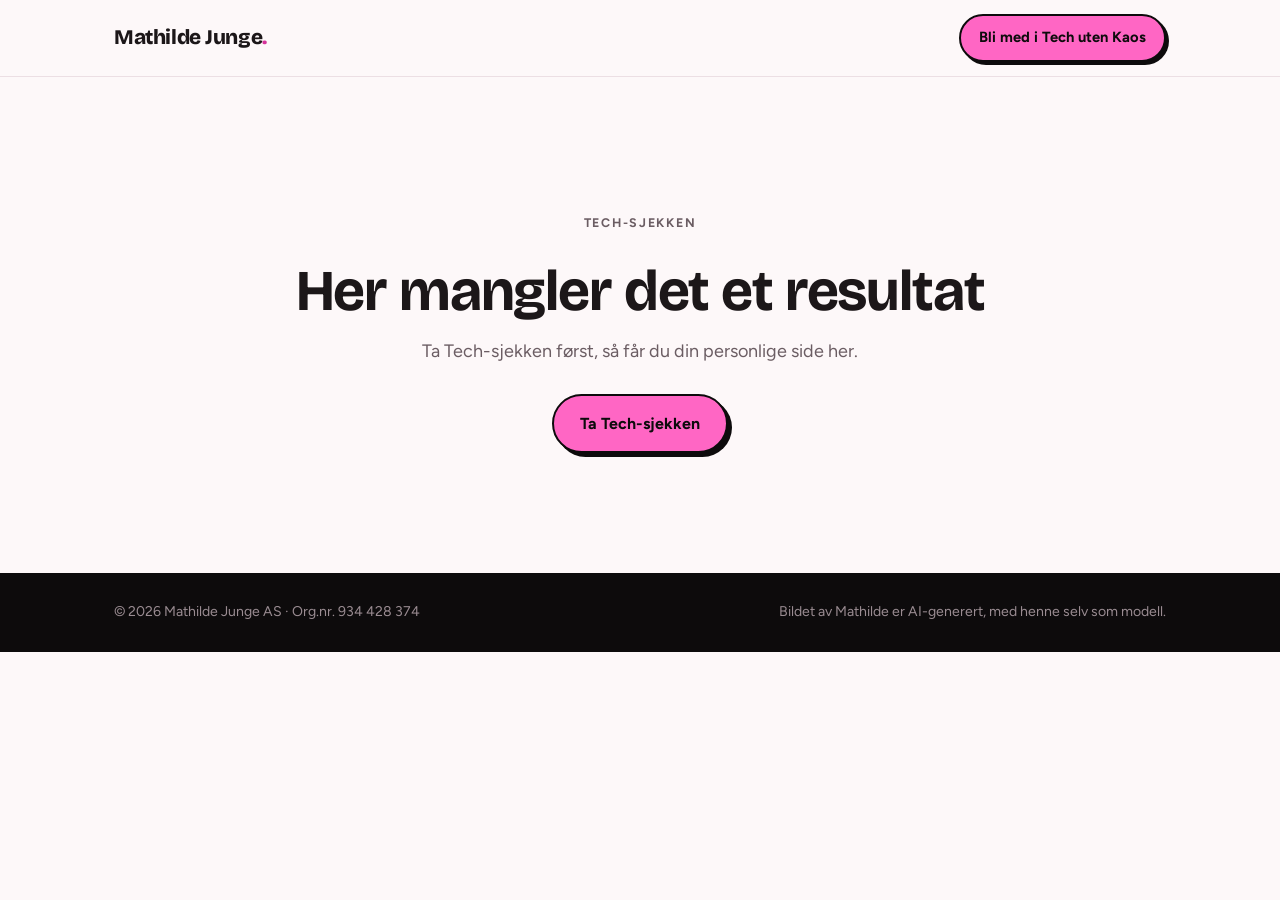
<file: resultat.html>
<!doctype html>
<html lang="nb">
<head>
<meta charset="utf-8">
<meta name="viewport" content="width=device-width, initial-scale=1, viewport-fit=cover">
<title>Tech-sjekken din | Mathilde Junge</title>
<meta name="robots" content="noindex">
<link rel="icon" href="data:image/svg+xml,%3Csvg xmlns=%22http://www.w3.org/2000/svg%22 viewBox=%220 0 100 100%22%3E%3Ccircle cx=%2250%22 cy=%2250%22 r=%2250%22 fill=%22%23ff66c4%22/%3E%3Ctext x=%2250%22 y=%2268%22 font-size=%2252%22 text-anchor=%22middle%22 font-family=%22Arial%22 font-weight=%22bold%22 fill=%22%230d0b0c%22%3EMJ%3C/text%3E%3C/svg%3E">
<link rel="preconnect" href="https://fonts.googleapis.com">
<link rel="preconnect" href="https://fonts.gstatic.com" crossorigin>
<link rel="stylesheet" href="https://fonts.googleapis.com/css2?family=Bricolage+Grotesque:opsz,wght@12..96,500;12..96,700;12..96,800&family=Figtree:ital,wght@0,400;0,500;0,600;0,700;1,400&family=Caveat:wght@500;700&display=swap">
<style>
  :root {
    --rosa: #ff66c4; --rosa-dyp: #d6339b; --rosa-lys: #ffe3f3;
    --svart: #0d0b0c; --kull: #1c1719; --hvit: #ffffff; --grunn: #fdf8f9;
    --tekst: #1c1719; --dempet: #6b5d63; --linje: #ecdfe4;
    --rosegull: #e0a98f; --rosegull-lys: #f3cdb9;
    --display: "Bricolage Grotesque", "Arial Black", system-ui, sans-serif;
    --brod: "Figtree", system-ui, -apple-system, "Segoe UI", sans-serif;
    --hand: "Caveat", "Segoe Print", "Bradley Hand", cursive;
    --maks: 1100px;
    color-scheme: light;
  }
  * { box-sizing: border-box; }
  @media (prefers-reduced-motion: reduce) { * { transition: none !important; animation: none !important; } }
  body { margin: 0; background: var(--grunn); color: var(--tekst); font-family: var(--brod); font-size: 18px; line-height: 1.6; -webkit-font-smoothing: antialiased; }
  img { max-width: 100%; display: block; }
  a { color: inherit; }
  :focus-visible { outline: 3px solid var(--rosa); outline-offset: 3px; border-radius: 4px; }
  .ramme { width: 100%; max-width: var(--maks); margin: 0 auto; padding-inline: 24px; }
  @media (max-width: 480px) { .ramme { padding-inline: 18px; } body { font-size: 17px; } }
  h1, h2, h3 { font-family: var(--display); line-height: 1.05; letter-spacing: -0.02em; text-wrap: balance; margin: 0; }
  h2 { font-size: clamp(1.9rem, 4vw, 3rem); font-weight: 800; }
  h3 { font-size: 1.3rem; font-weight: 700; letter-spacing: -0.01em; }
  p { margin: 0; }
  .hand { font-family: var(--hand); font-weight: 700; }
  .etikett { font-size: 0.78rem; font-weight: 700; letter-spacing: 0.14em; text-transform: uppercase; color: var(--rosa-dyp); }
  .knapp { display: inline-flex; align-items: center; gap: 10px; font-family: var(--brod); font-weight: 700; font-size: 1rem; padding: 15px 26px; border-radius: 999px; text-decoration: none; border: 2px solid var(--svart); cursor: pointer; transition: transform .15s ease, box-shadow .15s ease, background .15s ease; }
  .knapp-rosa { background: var(--rosa); color: var(--svart); box-shadow: 4px 4px 0 var(--svart); }
  .knapp-rosa:hover { transform: translate(-2px,-2px); box-shadow: 6px 6px 0 var(--svart); }
  .knapp-strek { background: transparent; color: var(--svart); }
  .knapp-strek:hover { background: var(--svart); color: var(--hvit); }

  .meny { background: var(--grunn); border-bottom: 1px solid var(--linje); }
  .meny .ramme { display: flex; align-items: center; justify-content: space-between; gap: 16px; padding-block: 14px; }
  .logo { font-family: var(--display); font-weight: 800; font-size: 1.3rem; text-decoration: none; letter-spacing: -0.02em; white-space: nowrap; }
  .logo span { color: var(--rosa-dyp); }
  .meny .knapp { padding: 10px 18px; font-size: 0.92rem; box-shadow: 3px 3px 0 var(--svart); gap: 0; }
  @media (max-width: 420px) { .meny .knapp .lang { display: none; } }

  section { padding-block: clamp(56px, 8vw, 96px); }

  /* Toppen */
  .topp { padding-block: clamp(40px, 6vw, 72px) clamp(48px, 7vw, 88px); }
  .topp .ramme { display: grid; grid-template-columns: 1.25fr 0.75fr; gap: clamp(28px, 5vw, 64px); align-items: center; }
  .topp h1 { font-size: clamp(2.5rem, 6vw, 4.6rem); font-weight: 800; margin-top: 14px; }
  .topp h1 .felle { background: linear-gradient(transparent 60%, var(--rosa) 60%, var(--rosa) 90%, transparent 90%); padding-inline: 2px; }
  .topp .kort { font-size: clamp(1.15rem, 1.8vw, 1.4rem); margin-top: 20px; max-width: 36ch; }
  .brikker { display: flex; flex-wrap: wrap; gap: 8px; margin-top: 26px; }
  .brikke { border: 1.5px solid var(--svart); border-radius: 999px; padding: 6px 14px; font-size: .9rem; font-weight: 600; background: var(--hvit); }
  .brikke b { color: var(--rosa-dyp); }

  .maaler { background: var(--svart); color: var(--hvit); border-radius: 24px; padding: 28px 26px; box-shadow: 6px 6px 0 var(--rosa); }
  .maaler .etikett { color: var(--rosa); }
  .maaler .tall { font-family: var(--display); font-weight: 800; font-size: 4.4rem; line-height: 1; margin-top: 10px; font-variant-numeric: tabular-nums; }
  .maaler .tall small { font-size: 1.4rem; color: #a99ca2; font-weight: 700; }
  .maaler .nivaa { font-family: var(--hand); font-size: 1.7rem; color: var(--rosegull); margin-top: 4px; }
  .bar { height: 14px; border-radius: 99px; background: #3a3034; margin-top: 16px; overflow: hidden; }
  .bar span { display: block; height: 100%; width: 0; border-radius: 99px; background: linear-gradient(90deg, var(--rosegull), var(--rosa)); transition: width 1.2s cubic-bezier(.2,.8,.2,1); }
  .skala { display: flex; justify-content: space-between; font-size: .78rem; color: #a99ca2; margin-top: 8px; }
  .maaler .forklar { font-size: .88rem; color: #c9bec3; margin-top: 16px; }
  @media (max-width: 860px) { .topp .ramme { grid-template-columns: 1fr; } }

  /* Hvor du står */
  .staar { background: var(--hvit); border-block: 1px solid var(--linje); }
  .staar .ramme { display: grid; grid-template-columns: 0.8fr 1.2fr; gap: clamp(28px, 5vw, 64px); align-items: start; }
  .staar .tekst p + p { margin-top: 16px; }
  .staar .tekst { max-width: 62ch; }
  .fase { margin-top: 22px; padding: 18px 20px; border-radius: 16px; background: var(--rosa-lys); font-size: 1rem; }
  .fase b { font-family: var(--display); }
  @media (max-width: 860px) { .staar .ramme { grid-template-columns: 1fr; } }

  /* Koster */
  .koster { background: var(--svart); color: var(--hvit); }
  .koster .etikett { color: var(--rosa); }
  .koster h2 { margin-top: 12px; max-width: 20ch; }
  .tallrad { display: grid; grid-template-columns: repeat(3, 1fr); gap: 1px; background: #3a3034; border: 1px solid #3a3034; border-radius: 24px; overflow: hidden; margin-top: 40px; }
  .tallrad > div { background: var(--kull); padding: 26px 24px; }
  .tallrad .stort { font-family: var(--display); font-weight: 800; font-size: clamp(2.2rem, 4vw, 3.2rem); line-height: 1; color: var(--rosa); font-variant-numeric: tabular-nums; }
  .tallrad .hva { color: #c9bec3; font-size: .98rem; margin-top: 10px; }
  .koster .setning { margin-top: 32px; font-size: 1.15rem; color: #eadfe3; max-width: 60ch; }
  .koster .regnestykke { margin-top: 12px; font-size: .88rem; color: #a99ca2; }
  @media (max-width: 760px) { .tallrad { grid-template-columns: 1fr; } }

  /* Droppe + plan */
  .toveis .ramme { display: grid; grid-template-columns: 1fr 1fr; gap: clamp(28px, 4vw, 48px); align-items: start; }
  .kort-boks { background: var(--hvit); border: 2px solid var(--svart); border-radius: 24px; padding: clamp(24px, 3vw, 34px); }
  .kort-boks h2 { font-size: clamp(1.6rem, 3vw, 2.2rem); margin-top: 10px; }
  .droppliste, .planliste { list-style: none; padding: 0; margin: 24px 0 0; display: grid; gap: 14px; }
  .droppliste li { display: grid; grid-template-columns: 28px 1fr; gap: 12px; align-items: start; }
  .droppliste .kryss { width: 28px; height: 28px; border-radius: 50%; background: var(--svart); color: var(--rosa); display: grid; place-items: center; font-weight: 800; font-size: .95rem; margin-top: 2px; }
  .droppliste .ting { text-decoration: line-through; text-decoration-color: var(--rosa); text-decoration-thickness: 3px; font-weight: 700; }
  .droppliste .hvorfor { display: block; color: var(--dempet); font-size: .98rem; margin-top: 2px; }
  .planliste li { border-left: 3px solid var(--rosa); padding-left: 16px; }
  .planliste .naar { font-family: var(--display); font-weight: 800; display: block; font-size: 1.05rem; }
  .planliste .gjor { color: var(--kull); }
  @media (max-width: 860px) { .toveis .ramme { grid-template-columns: 1fr; } }

  /* Plattform */
  .plattform { background: var(--hvit); border-block: 1px solid var(--linje); }
  .plattform .ramme { max-width: 900px; }
  .plattform h2 .navn { color: var(--rosa-dyp); }
  .plattform .hvorfor { margin-top: 18px; font-size: 1.1rem; max-width: 62ch; }
  .oppskrift { list-style: none; counter-reset: steg; padding: 0; margin: 32px 0 0; display: grid; gap: 16px; }
  .oppskrift li { counter-increment: steg; display: grid; grid-template-columns: 48px 1fr; gap: 16px; align-items: start; background: var(--grunn); border: 1px solid var(--linje); border-radius: 18px; padding: 20px; }
  .oppskrift li::before { content: counter(steg); width: 48px; height: 48px; border-radius: 50%; background: var(--rosa); border: 2px solid var(--svart); display: grid; place-items: center; font-family: var(--display); font-weight: 800; font-size: 1.3rem; }
  .oppskrift b { display: block; font-family: var(--display); font-size: 1.1rem; }
  .oppskrift span { color: var(--dempet); }
  .ogsaa { margin-top: 22px; color: var(--dempet); font-size: .98rem; }


  /* Verktøyvalget */
  .velg { background: var(--svart); color: var(--hvit); border-radius: 24px; padding: clamp(24px, 4vw, 40px); box-shadow: 6px 6px 0 var(--rosa); }
  .velg .etikett { color: var(--rosa); }
  .velg h2 { margin-top: 10px; color: var(--hvit); }
  .velg-tekst { margin-top: 14px; font-size: clamp(1.1rem, 1.8vw, 1.3rem); max-width: 52ch; }
  .velg-sum { margin-top: 14px; font-family: var(--hand); font-size: 1.7rem; color: var(--rosegull); line-height: 1.2; }
  .velg-har { margin-top: 18px; padding-top: 18px; border-top: 1px solid #3a3034; color: #eadfe3; font-size: 1rem; max-width: 64ch; }
  .velg-har b { color: var(--rosa); }
  .plattform h3.under { margin-top: 48px; font-size: clamp(1.4rem, 2.6vw, 1.9rem); font-weight: 800; }
  .plattform .hvorfor { margin-top: 26px; }
  .kasse { margin-top: 20px; border: 2px solid var(--svart); border-radius: 20px; overflow: hidden; background: var(--hvit); }
  .kasse-rad { display: grid; grid-template-columns: minmax(0, 0.9fr) minmax(0, 1.1fr); gap: 18px 28px; padding: 20px 22px; }
  .kasse-rad + .kasse-rad { border-top: 1px solid var(--linje); }
  .kasse-hva { font-size: .8rem; font-weight: 700; letter-spacing: .1em; text-transform: uppercase; color: var(--dempet); }
  .kasse-navn { font-family: var(--display); font-weight: 800; font-size: 1.35rem; margin-top: 4px; }
  .kasse-pris { color: var(--kull); font-size: 1rem; }
  .kasse-lenker { display: flex; flex-wrap: wrap; gap: 8px; margin-top: 12px; }
  .knapp.liten { padding: 8px 14px; font-size: .9rem; }
  .plattform .droppliste { margin-top: 18px; }
  .hjelp { margin-top: 32px; padding: 22px 24px; border-radius: 18px; background: var(--rosa-lys); display: grid; gap: 16px; justify-items: start; }
  @media (max-width: 640px) { .kasse-rad { grid-template-columns: 1fr; gap: 8px; } }

  /* Dato */
  .dato { background: var(--rosa-lys); border-block: 1px solid var(--linje); }
  .dato .ramme { max-width: 900px; }
  .dato h2 { margin-top: 12px; }
  .dato-intro { margin-top: 14px; font-size: 1.1rem; }
  .dato .oppskrift li { background: var(--hvit); }
  .kort-felle { margin-top: 16px; font-size: 1.15rem; color: var(--dempet); max-width: 34ch; }

  /* TUK */
  .tuk { background: var(--svart); color: var(--hvit); }
  .tuk .ramme { display: grid; grid-template-columns: auto 1fr; gap: clamp(28px, 5vw, 64px); align-items: center; }
  .bue { position: relative; margin: 0; width: 300px; max-width: 100%; }
  .bue img { width: 100%; height: auto; border-radius: 50% 50% 18px 18px / 40% 40% 18px 18px; border: 2px solid var(--rosegull); box-shadow: 6px 6px 0 var(--rosa); }
  .bue .ai-merke { top: auto; right: auto; bottom: 14px; left: 14px; }
  .fotoband { position: relative; margin: 0; height: clamp(240px, 30vw, 380px); border-radius: 24px; overflow: hidden; border: 2px solid var(--rosegull); background: var(--kull); display: flex; justify-content: center; }
  .fotoband .bak { position: absolute; inset: -40px; width: calc(100% + 80px); height: calc(100% + 80px); max-width: none; object-fit: cover; filter: blur(26px) saturate(1.1) brightness(.75); }
  .fotoband .fram { position: relative; height: 100%; width: auto; max-width: 100%; object-fit: contain; box-shadow: 0 0 60px rgba(0,0,0,.35); }
  .fotoband .ai-merke { z-index: 3; }
  @media (max-width: 600px) { .fotoband { height: 260px; } }
  .ai-merke { position: absolute; top: 14px; right: 14px; background: rgba(13,11,12,.78); color: var(--hvit); font-size: 0.72rem; font-weight: 600; letter-spacing: 0.04em; padding: 5px 10px; border-radius: 999px; }
  .tuk .etikett { color: var(--rosa); }
  .tuk h2 { margin-top: 12px; }
  .tuk h2 .kaos { font-family: var(--hand); color: var(--rosegull); font-size: 1.2em; letter-spacing: 0; }
  .tuk p.tekst { color: #d9cfd3; margin-top: 18px; max-width: 54ch; }
  .tuk ul { list-style: none; padding: 0; margin: 22px 0 0; display: grid; gap: 10px; color: #eadfe3; }
  .tuk ul li::before { content: "♡ "; color: var(--rosa); font-weight: 700; }
  .tuk .knapperad { display: flex; flex-wrap: wrap; gap: 14px; align-items: center; margin-top: 30px; }
  .tuk .knapp-rosa { border-color: var(--rosa); box-shadow: 4px 4px 0 var(--rosegull); }
  .tuk .pris { color: #c9bec3; font-size: .95rem; }
  @media (max-width: 860px) { .tuk .ramme { grid-template-columns: 1fr; } .tuk .bue { width: 260px; } }

  .hilsen { text-align: center; }
  .hilsen .ramme { max-width: 640px; }
  .hilsen p { color: var(--dempet); }
  .hilsen .hand { font-size: 2.4rem; color: var(--tekst); margin-top: 16px; }
  .hilsen .lenker { display: flex; flex-wrap: wrap; gap: 14px; justify-content: center; margin-top: 26px; }

  .tom { text-align: center; padding-block: 120px; }
  .tom p { color: var(--dempet); margin-block: 16px 28px; }

  footer { background: var(--svart); color: #9a8c92; padding-block: 28px; font-size: .88rem; }
  footer .ramme { display: flex; justify-content: space-between; flex-wrap: wrap; gap: 12px; }
</style>
</head>
<body>

<header class="meny">
  <div class="ramme">
    <a class="logo" href="/">Mathilde Junge<span>.</span></a>
    <a class="knapp knapp-rosa" href="https://www.skool.com/mathilde/about">Bli med<span class="lang">&nbsp;i&nbsp;Tech uten Kaos</span></a>
  </div>
</header>

<main id="innhold"></main>

<footer>
  <div class="ramme">
    <span>© 2026 Mathilde Junge AS · Org.nr. 934 428 374</span>
    <span>Bildet av Mathilde er AI-generert, med henne selv som modell.</span>
  </div>
</footer>

<script>
(function () {
  var LENKE = {
    skool: "https://www.skool.com/signup?ref=fbd3fa221318436cad21ce8bffbf6681",
    mailerlite: "https://www.mailerlite.com/invite/67c6e8dab25a6",
    claude: "https://claude.ai/referral/s_rKAcpVdQ?s=cowork&v=apps",
    kajabi: "https://www.mathildejunge.no/kajabi"
  };
  var CLAUDE = ["AI-hjelp til tekster og spørsmål", "Claude", "Gratis å begynne med. Pro koster 20 dollar i måneden.", [["Prøv Claude", LENKE.claude]]];
  var KAJABI = ["Kurs, nettside, email og betaling", "Kajabi", "Basic koster 179 dollar i måneden, eller 143 dollar i måneden ved årlig betaling.", [["Se Kajabi-tilbudet via meg", LENKE.kajabi]]];

  var FELLER = {
    ikketeknisk: {
      navn: "Ikke teknisk-fella",
      kort: "Du har sagt «jeg er ikke teknisk» så mange ganger at du har begynt å tro på det.",
      staar: [
        "Du er dyktig i faget ditt. Kundene dine stoler på deg, og du har noe ekte å lære bort. Men så skal du lage et kurs, sette opp en side eller sende en email, og plutselig føler du deg stokk dum.",
        "Så du utsetter det. Datamaskinen blir liggende, og du venter til du har bedre tid, eller til noen kan hjelpe deg. Hver gang du står fast, blir det et nytt bevis på at «sånn er jeg bare».",
        "Du trenger ikke bli teknisk. Du trenger å lære akkurat nok til å gjøre det du skal, steg for steg, av noen som ikke sukker når du spør om det samme igjen."
      ],
      koster: "Det koster deg tid, men mest koster det deg mot. Ideene blir liggende, og kundene som trenger deg, finner deg ikke.",
      droppe: [
        ["Å vente til du føler deg klar", "Den følelsen kommer som regel etter at du har gjort det, ikke før."],
        ["Å lære alt på en gang", "Du trenger bare neste steg. Resten tar du når du kommer dit."],
        ["Å si «jeg er ikke teknisk»", "Si heller «det har jeg ikke lært ennå». Det er sant, og det kan endres."]
      ],
      plan: [
        ["Uke 1", "Lag kontoene i verktøyforslaget ditt. Bare det. Kryss det av."],
        ["Uke 2", "Gjør det første steget i oppskriften. Står du fast, skriver du ned hva du står fast på, og spør noen."],
        ["Uke 3 og 4", "Gjør steg to og tre. Det trenger ikke være pent. Det skal bare være oppe."]
      ]
    },
    panikk: {
      navn: "Panikkfella",
      kort: "Alt går fint helt til noe svikter, og da fryser du.",
      staar: [
        "Du får til mye selv. Men når livesendingen starter og chatten er borte, linken i mailen ikke virker eller skjermen spør om noe du ikke skjønner, kjenner du panikken komme.",
        "Det verste er at det skjer når det betyr mest. Folk sitter og venter, du har ikke tid til å google, og etterpå tenker du at du aldri skal gjøre noe sånt igjen.",
        "Panikken handler sjelden om at du ikke kan nok. Den handler om at det ikke er testet på forhånd, og at du ikke vet hvem du kan spørre når det skjer."
      ],
      koster: "En svikt foran folk koster mer enn tid. Den kan koste salg, og den koster lysten til å prøve igjen.",
      droppe: [
        ["Nye verktøy rett før en dato", "Bruk det du kan. Test det nye etterpå."],
        ["Å ordne alt kvelden før", "Det du har testet en uke før, får du ikke panikk av."],
        ["Å stå alene i det", "Ha noen du kan sende en melding til mens det skjer."]
      ],
      plan: [
        ["Uke 1", "Skriv ned alt som må virke på dagen din: påmelding, mailer, linker, betaling og selve sendingen."],
        ["Uke 2", "Gå hele veien selv, som om du var kunden. Meld deg på, få mailen, klikk på linken."],
        ["Uke 3 og 4", "Kjør en prøvesending med en venn, og lag en plan B, for eksempel en ekstra link til Google Meet eller Zoom."]
      ]
    },
    knapp: {
      navn: "Knappefella",
      kort: "Du betaler noen hver gang en knapp skal flyttes, og du forstår fortsatt ikke helt din egen business.",
      staar: [
        "Du har gjort det mange smarte gründere gjør: du har kjøpt deg hjelp til det tekniske. Det løste problemet der og da, og det var riktig å gjøre i starten.",
        "Men neste gang noe skulle endres, måtte du betale igjen. Et bilde på siden, en link som ikke virker, en mail som ikke ble sendt. Du venter på svar, og businessen står stille imens. Det ser ut som alle andre har et team, mens du betaler for hver lille ting.",
        "Jeg har vært hun du ringer når noe ikke virker. Derfor vet jeg at mye av dette kan du lære å fikse selv, sånn at du bare betaler for hjelp når det gir mening."
      ],
      koster: "Du blir avhengig av andres kalender, og hver lille endring koster både penger og dager. Og det verste: du føler deg som en gjest i din egen business.",
      droppe: [
        ["Å be om hjelp til timinutters-jobber", "Bytte bilde, oppdatere en link eller endre en tekst kan du lære en gang."],
        ["Tanken om at du «ikke er teknisk»", "Du trenger ikke være teknisk. Du trenger å lære akkurat nok."],
        ["Verktøy du ikke vet hvorfor du har", "Alt du betaler for, skal du kunne forklare hva gjør."]
      ],
      plan: [
        ["Uke 1", "Logg inn på plattformen din og klikk deg gjennom hver meny. Skriv ned det du ikke forstår."],
        ["Uke 2", "Velg tre små endringer du vanligvis betaler for, og gjør dem selv. Få hjelp når du står fast."],
        ["Uke 3 og 4", "Lag din egen lille oppslagsbok med skjermbilder, så du husker hvordan du gjorde det neste gang."]
      ]
    },
    kurs: {
      navn: "Kursfella",
      kort: "Du har kjøpt kunnskap. Det du mangler er noen som hjelper deg å bruke den.",
      staar: [
        "Du har kjøpt kurs. Du har sett videoer. Du har lagret hundrevis av innlegg. Og hver gang du står fast, er den første tanken at du må lære mer før du kan gå videre.",
        "Du er ikke lat, og du er ikke dum. Du tar ting på alvor, og derfor vil du kunne det ordentlig før du gjør det. Problemet er at hvert nye kurs gir deg mer informasjon og mindre plass i hodet.",
        "Du vet sannsynligvis allerede nok til å ta neste steg. Du trenger hjelp til å bruke det du har."
      ],
      koster: "Hvert kurs du ikke fullfører koster deg to ganger. Først pengene, og så selvtilliten, fordi det blir enda et bevis på at «jeg får det ikke til».",
      droppe: [
        ["Neste kurs i handlekurven", "La det ligge der i 30 dager. Det er der fortsatt etterpå."],
        ["Alle modulene du ikke trenger nå", "Du trenger bare den som løser problemet du har i dag."],
        ["Tanken om at du må kunne alt før du selger", "De som selger, begynte som regel før de følte seg klare."]
      ],
      plan: [
        ["Uke 1", "Skriv ned alle kursene du har kjøpt, og velg ett. Bare ett."],
        ["Uke 2", "Finn den leksjonen som løser problemet du står i nå. Se den, og gjør oppgaven ferdig."],
        ["Uke 3 og 4", "Bruk det du lærte på noe ekte i businessen din. Står du fast, spør du noen i stedet for å kjøpe et nytt kurs."]
      ]
    },
    fane: {
      navn: "Fanefella",
      kort: "Du prøver å lære alt selv, og ender med 48 faner åpne klokka elleve om kvelden.",
      staar: [
        "Du er flink til å finne ut av ting. Du googler, ser YouTube, spør ChatGPT og lagrer innlegg. Du gir deg ikke.",
        "Problemet er at du finner 17 forskjellige svar på det samme spørsmålet. Mange er utdaterte, og resten er laget for en annen plattform enn den du bruker. Du sitter igjen med mer rot enn da du startet, og kvelden er borte.",
        "Du trenger ikke flere svar. Du trenger ett svar som passer akkurat ditt oppsett, fra noen som forklarer det sånn at du skjønner det."
      ],
      koster: "Timer. Mange timer. Timer du kunne brukt på kundene dine, på faget ditt, eller på å lukke Mac-en klokka fire uten dårlig samvittighet.",
      droppe: [
        ["YouTube-videoer eldre enn ett år", "Plattformene endrer seg fort. Knappen er sjelden der videoen sier."],
        ["Facebook-grupper med 40 meninger", "Alle har et svar, og ingen kjenner oppsettet ditt."],
        ["Å løse alt i kveld", "Skriv spørsmålet ned, og ta det med til noen som vet."]
      ],
      plan: [
        ["Uke 1", "Sett en grense. Står du fast i mer enn 20 minutter, stopper du og skriver ned spørsmålet."],
        ["Uke 2", "Samle spørsmålene, og få dem besvart på ett sted, av noen som kan se skjermen din."],
        ["Uke 3 og 4", "Legg inn en fast tech-time i uka. Resten av uka har tech ikke lov å stjele kveldene dine."]
      ]
    },
    // Fra den gamle versjonen av quizen, så lenker som allerede er sendt ut fortsatt virker
    kopi: {
      navn: "Kopifella",
      kort: "Du prøver å bygge en business som er laget for en gründer med et helt team.",
      staar: [
        "Du ser hva de store gründerne gjør, og tenker at sånn må det være, for det er jo sånn de har lykkes.",
        "Det du ikke ser, er teamet bak, budsjettet og årene de har brukt. Da føles det som om det er du som ikke strekker til.",
        "Du trenger ikke kopiere oppsettet til en som har et helt team, når målet er dine første ti kunder."
      ],
      koster: "Du bruker energien på å bygge maskineri, og da blir det lite igjen til å snakke med kunder.",
      droppe: [
        ["Oppsett med mange steg", "Ett tilbud og en side holder lenge."],
        ["Å poste hver dag overalt", "Velg en kanal, og bli der."],
        ["Webinar, challenge og lansering samtidig", "Velg en måte å selge på dette kvartalet."]
      ],
      plan: [
        ["Uke 1", "Skriv ned alt du tror du må ha på plass. Stryk alt som ikke hjelper deg å få neste kunde."],
        ["Uke 2", "Velg ett tilbud og en kanal. Skriv tre innlegg som forklarer hvem du hjelper og hvordan."],
        ["Uke 3 og 4", "Snakk med fem mennesker i målgruppen din."]
      ]
    },
    hopp: {
      navn: "Hoppefella",
      kort: "Ny plattform, ny plan. Du bytter før noe rekker å virke.",
      staar: [
        "Du er kreativ og nysgjerrig, og du ser muligheter overalt. Så når noe ikke gir resultater etter tre uker, prøver du noe nytt.",
        "Ingen har hjulpet deg å se hva du trenger, og hva du trygt kan droppe. Da blir alt like viktig.",
        "De fleste strategier virker hvis du holder ut lenge nok."
      ],
      koster: "Du starter på nytt igjen og igjen, og rekker aldri å se hva som ville fungert.",
      droppe: [
        ["Den nye plattformen alle snakker om", "Den du har, holder lenge nok til å finne ut av det."],
        ["Å måle resultater etter to uker", "Gi det 90 dager før du bestemmer deg."],
        ["Alle nye ideer akkurat nå", "Skriv dem på en senere-liste."]
      ],
      plan: [
        ["Uke 1", "Skriv en plan for de neste 90 dagene. En plattform, ett tilbud, en kanal."],
        ["Uke 2", "Lag en senere-liste for alle nye ideer."],
        ["Uke 3 og 4", "Gjør det samme hver uke, og noter hva som skjer."]
      ]
    }
  };

  var PLATTFORMER = {
    skool: {
      navn: "Skool og MailerLite",
      hoved: "skool",
      velg: "Skool til communityet, kursene, livesendingene og betalingen. MailerLite til email-listen din.",
      hvorfor: "Du vil bygge noe med mennesker i sentrum, og du vil komme i gang uten ukesvis med oppsett. I Skool får du community, kurs, kalender, livesendinger og betaling på ett sted. MailerLite tar seg av email-listen, sånn at du har kontakt med folk også før de blir med.",
      sum: "Fra 9 dollar i måneden, pluss et gebyr når du selger.",
      verktoy: [
        ["Community, kurs og betaling", "Skool", "Hobby koster 9 dollar i måneden, pluss 10 % av hvert salg. Pro koster 99 dollar i måneden, pluss 2,9 %. Skool viser bare priser i dollar.", [["Lag ditt eget community", LENKE.skool]]],
        ["Email-liste og påmeldingsside", "MailerLite", "Gratis opp til 250 abonnenter. Deretter fra 12 dollar i måneden.", [["Lag en gratis konto", LENKE.mailerlite]]],
        ["Livesendinger", "Innebygd i Skool", "Med i Skool, med opptak. Vil du heller bruke Google Meet eller Zoom, legger du linken i kalenderen i Skool.", []],
        CLAUDE
      ],
      steg: [
        ["Lag communityet og gi det et navn folk forstår", "Skriv hvem det er for og hva de får hjelp med, rett i navnet eller undertittelen."],
        ["Skriv About-siden", "Tre korte avsnitt holder: hvem det er for, hva de får, og hva det koster. Legg inn et bilde eller en kort video av deg."],
        ["Lag en påmeldingsside i MailerLite", "En enkel side der folk melder seg på listen din, og en velkomstmail som sender dem videre til Skool."]
      ],
      trengerIkke: [
        ["Egen nettside", "Skool og en påmeldingsside i MailerLite holder lenge."],
        ["Kajabi og andre store plattformer", "De passer når du har store kurs som selger. Det kan komme senere."],
        ["Zoom-abonnement", "Skool har livesending innebygd, og Google Meet er gratis."]
      ]
    },
    enkel: {
      navn: "MailerLite og Stripe",
      hoved: "",
      velg: "MailerLite til siden og email-listen din. Stripe til betalingen. Mer trenger du ikke nå.",
      hvorfor: "Du selger timer, behandlinger eller noe lite, og da trenger du ikke en stor plattform. MailerLite gir deg en side og en email-liste gratis. Med en betalingslink fra Stripe kan folk betale deg, uten nettbutikk.",
      sum: "0 kr i måneden for å starte. Du betaler bare et gebyr når du selger.",
      verktoy: [
        ["Side, email-liste og påmelding", "MailerLite", "Gratis med en nettside, en landingsside og opp til 250 abonnenter.", [["Lag en gratis konto", LENKE.mailerlite]]],
        ["Betaling", "Stripe", "Ingen fast månedspris. Du betaler et lite gebyr når noen kjøper.", []],
        ["Møter og 1:1 på nett", "Google Meet eller Zoom", "Google Meet er gratis. Zoom har en gratisversjon som holder til korte møter.", []],
        CLAUDE
      ],
      steg: [
        ["Lag en gratis konto i MailerLite", "Der får du email-listen og siden din på ett sted. Ett verktøy, en innlogging."],
        ["Bygg siden din i MailerLite", "Si hvem du hjelper, hva du tilbyr og hvordan man kjøper. Legg inn et skjema koblet til en velkomstmail."],
        ["Lag en betalingslink i Stripe", "Du trenger ingen nettbutikk. Legg linken på siden din, eller send den i en DM eller på email."]
      ],
      trengerIkke: [
        ["En stor kursplattform", "Den trenger du først når du har kurs som skal selges til mange."],
        ["Nettbutikk", "En betalingslink gjør samme jobben for timer og små produkter."],
        ["Betalte møte- og bookingverktøy", "Start med gratisversjonene. Bytt når de faktisk stopper deg."]
      ]
    },
    kajabi: {
      navn: "Kajabi",
      hoved: "kajabi",
      velg: "Kajabi, med kurs, nettside, email-liste og betaling samlet på ett sted.",
      hvorfor: "Du vil ha alt samlet, og du har eller skal lage kurs du vil selge. I Kajabi har du kurs, nettside, email-liste og betaling i samme system, så du slipper å koble sammen flere verktøy. Kajabi er kraftig, og det koster mer, så sørg for at du bruker det du betaler for.",
      sum: "Fra 143 dollar i måneden, med alt samlet.",
      verktoy: [
        KAJABI,
        ["Livesendinger", "Google Meet eller Zoom", "Legg linken inn i kurset eller communityet ditt i Kajabi. Google Meet er gratis.", []],
        CLAUDE
      ],
      ekstra: "Starter du Kajabi via linken min, får du også kurset mitt Kajabi gjort enkelt gratis, så lenge du har Kajabi via meg, og en time med meg.",
      steg: [
        ["Start med ett produkt og ett tilbud", "Du trenger ikke fem kurs før du har solgt det første."],
        ["Lag en landingsside med ett skjema", "Koble skjemaet til en kort velkomstmail. Mer trenger du ikke i starten."],
        ["Sett av en fast dag i uka", "Sjekk salg, nye kontakter og hva som ikke virker. Tjue minutter holder."]
      ],
      trengerIkke: [
        ["MailerLite eller Mailchimp ved siden av", "Email-listen ligger i Kajabi."],
        ["En egen nettside på Wix eller WordPress", "Kajabi har nettside. To steder å oppdatere er to steder noe kan gå galt."],
        ["Den største planen", "Start på Basic. Oppgrader når du faktisk trenger mer."]
      ]
    },
    stor: {
      navn: "Kajabi eller GoHighLevel, med WebinarFuel",
      hoved: "kajabi",
      velg: "En stor plattform til kursene og emailene dine, og WebinarFuel til webinarer som går av seg selv.",
      hvorfor: "Du vil selge store kurs og ha webinarer som går automatisk. Da trenger du en plattform som tåler mye, og et eget verktøy for automatiske webinarer. Kajabi er enklest å komme i gang med. GoHighLevel gir deg mer automatikk, men krever mer oppsett.",
      sum: "Kajabi fra 143 dollar i måneden, eller GoHighLevel Starter fra 97 dollar i måneden, pluss webinarverktøyet.",
      verktoy: [
        KAJABI,
        ["Alternativ med mer automatikk", "GoHighLevel", "Starter koster 97 dollar i måneden. Mer å sette opp selv.", []],
        ["Webinarer som går av seg selv", "WebinarFuel", "Prisen får du hos WebinarFuel.", []],
        CLAUDE
      ],
      ekstra: "Starter du Kajabi via linken min, får du også kurset mitt Kajabi gjort enkelt gratis, så lenge du har Kajabi via meg, og en time med meg.",
      steg: [
        ["Få kurset til å selge live først", "Automatiske webinarer virker best når du vet hva som får folk til å kjøpe. Kjør webinaret live noen ganger først."],
        ["Velg en plattform og bli der", "Kajabi eller GoHighLevel, ikke begge. Samle alt på samme sted."],
        ["Sett webinaret til å gå automatisk", "Bruk opptaket fra det beste live-webinaret ditt, og koble det til påmelding og oppfølgingsmailer."]
      ],
      trengerIkke: [
        ["Flere plattformer som gjør det samme", "En plattform til alt, pluss webinarverktøyet."],
        ["Automatikk før du har salg", "Selg live først. Gjør det automatisk når du vet hva som virker."],
        ["Å bygge alt alene", "Dette er det største oppsettet. Få hjelp underveis, så det virker første gang."]
      ]
    }
  };

  var FAG = ["er coach eller terapeut", "jobber med yoga, kropp eller pust", "jobber med healing eller intuitivt arbeid", "jobber kreativt", "har kunnskap du vil dele"];
  var SEL = ["et community", "kurs", "webinarer og workshops", "timer og 1:1 på nett", "store kurs og webinarer som går av seg selv"];
  var FASER = [
    ["Du har ikke startet ennå", "Og det er en fordel. Du kan bygge enkelt fra første dag, uten å rydde opp i noe."],
    ["Du har holdt på under ett år", "Nå legges vanene. Det du velger å droppe nå, slipper du å rydde opp i senere."],
    ["Du har holdt på ett til to år", "Du vet at du har noe verdifullt. Nå handler det om å få businessen rundt det til å fungere."],
    ["Du har holdt på i mer enn to år", "Du trenger ikke begynne på nytt. Du trenger å rydde, sånn at det du har bygget kan jobbe for deg."]
  ];
  var TIMER_UKE = [0.5, 2, 4.5, 8];
  var KR_MND = [0, 300, 1000, 2000];

  var q = new URLSearchParams(location.search);
  var f = q.get("f"), p = q.get("p");
  var main = document.getElementById("innhold");

  function el(tag, cls, tekst) { var e = document.createElement(tag); if (cls) e.className = cls; if (tekst !== undefined) e.textContent = tekst; return e; }
  function tall(n) { return Math.round(n).toLocaleString("nb-NO"); }
  function int(k, lo, hi, d) { var v = parseInt(q.get(k), 10); return isNaN(v) ? d : Math.max(lo, Math.min(hi, v)); }

  if (!FELLER[f] || !PLATTFORMER[p]) {
    main.innerHTML = '<section class="tom"><div class="ramme"><p class="etikett">Tech-sjekken</p><h1 style="font-size:clamp(2.2rem,5vw,3.6rem);margin-top:12px">Her mangler det et resultat</h1><p>Ta Tech-sjekken først, så får du din personlige side her.</p><a class="knapp knapp-rosa" href="/#tech-sjekken">Ta Tech-sjekken</a></div></section>';
    return;
  }

  var F = FELLER[f], P = PLATTFORMER[p], F2 = FELLER[q.get("f2")];
  var navn = (q.get("n") || "").trim().slice(0, 40);
  var t = int("t", 0, 3, 1), v = int("v", 0, 3, 0), k = int("k", 0, 100, 50), d = int("d", 0, 2, 0);
  var har = q.get("har") || "";
  var harFag = q.has("fag"), fag = int("fag", 0, 4, 4), sel = int("sel", 0, 4, 1);
  var nivaa = k < 40 ? "Litt rot" : k < 70 ? "Merkbart kaos" : "Fullt kaos";

  function harRaad() {
    var tekst = "";
    if (har === "ingen") tekst = "Du starter med blanke ark, og det er en fordel. Du kan bygge enkelt fra første dag, uten å rydde opp i noe.";
    else if (har && har === P.hoved) tekst = "Du har allerede " + (har === "skool" ? "Skool" : "Kajabi") + ". Bli der. Det handler om å bruke det du har, ikke om å bytte.";
    else if (har === "kajabi") tekst = "Du har Kajabi i dag, og du må ikke bytte. Men bruker du bare noen få ting i Kajabi, og prisen svir, kan forslaget ditt gjøre samme jobben for mye mindre. Bytt i så fall i en rolig periode.";
    else if (har === "skool" && p === "enkel") tekst = "Du har Skool i dag. Bli der med det du har, og bruk MailerLite til email-listen. Stripe trenger du bare hvis du selger timer utenfor Skool.";
    else if (har === "skool") tekst = "Du har Skool i dag. Communityet kan godt bli der. Flytt bare de store kursene når de trenger mer enn Skool gir deg.";
    else if (har === "nettside" && P.hoved === "kajabi") tekst = "Nettsiden din kan bli stående til Kajabi er oppe. Flytt den til slutt, og si opp den gamle etterpå.";
    else if (har === "nettside") tekst = "Behold nettsiden din, du trenger ikke flytte den. Legg til verktøyene i forslaget ved siden av, og lenk til dem fra nettsiden.";
    else if (har === "annet") tekst = "Virker det du har, og skjønner du det? Da kan du godt bli der. Bytt bare hvis du står fast i det hver uke.";
    if (d === 2) tekst += har === "ingen" ? " Du har en dato om under en måned, så velg det enkleste i forslaget, og vent med resten." : " Du har en dato om under en måned. Ikke bytt noe nå. Bruk det du har, og ta endringene etterpå.";
    return tekst.trim();
  }

  document.title = "Tech-sjekken din: " + P.navn + " | Mathilde Junge";

  // 1. Toppen
  var topp = el("section", "topp"); var r1 = el("div", "ramme"); topp.appendChild(r1);
  var venstre = el("div");
  venstre.appendChild(el("p", "etikett", "Tech-sjekken din"));
  var h1 = el("h1"); h1.appendChild(document.createTextNode((navn ? navn + ", dette" : "Dette") + " er verktøyene du bør velge: "));
  h1.appendChild(el("span", "felle", P.navn)); h1.appendChild(document.createTextNode("."));
  venstre.appendChild(h1);
  if (harFag) venstre.appendChild(el("p", "kort", "For deg som " + FAG[fag] + ", og vil selge " + SEL[sel] + " på nett."));
  var brikker = el("div", "brikker");
  [["Fella di: ", F.navn], ["Kaosmåler: ", k + " av 100"]].concat(F2 && F2 !== F ? [["Litt ", F2.navn + " også"]] : []).forEach(function (b) {
    var x = el("span", "brikke"); x.appendChild(document.createTextNode(b[0])); x.appendChild(el("b", "", b[1])); brikker.appendChild(x);
  });
  venstre.appendChild(brikker);
  r1.appendChild(venstre);
  var maaler = el("div", "maaler");
  maaler.appendChild(el("p", "etikett", "Kaosmåleren din"));
  var tl = el("p", "tall", String(k)); tl.appendChild(el("small", "", " / 100")); maaler.appendChild(tl);
  maaler.appendChild(el("p", "nivaa", nivaa));
  var bar = el("div", "bar"); var fyll = el("span"); bar.appendChild(fyll); maaler.appendChild(bar);
  var skala = el("div", "skala"); ["Rolig", "Rot", "Kaos"].forEach(function (x) { skala.appendChild(el("span", "", x)); }); maaler.appendChild(skala);
  maaler.appendChild(el("p", "forklar", "Kaosmåleren er ingen vitenskap. Den er et øyeblikksbilde av svarene dine, og den kan flytte seg fort."));
  r1.appendChild(maaler);
  main.appendChild(topp);
  requestAnimationFrame(function () { requestAnimationFrame(function () { fyll.style.width = k + "%"; }); });

  // 2. Verktøyvalget
  var pf = el("section", "plattform"); var r5 = el("div", "ramme"); pf.appendChild(r5);
  var velg = el("div", "velg");
  velg.appendChild(el("p", "etikett", "Mitt forslag til deg"));
  velg.appendChild(el("h2", "", P.navn));
  velg.appendChild(el("p", "velg-tekst", P.velg));
  velg.appendChild(el("p", "velg-sum", P.sum));
  var raad = harRaad();
  if (raad) { var hr = el("p", "velg-har"); hr.appendChild(el("b", "", "Utgangspunktet ditt: ")); hr.appendChild(document.createTextNode(raad)); velg.appendChild(hr); }
  r5.appendChild(velg);
  r5.appendChild(el("p", "hvorfor", P.hvorfor));

  r5.appendChild(el("h3", "under", "Verktøykassen din"));
  var kasse = el("div", "kasse");
  P.verktoy.forEach(function (x) {
    var rad = el("div", "kasse-rad");
    var a = el("div"); a.appendChild(el("p", "kasse-hva", x[0])); a.appendChild(el("p", "kasse-navn", x[1]));
    var b = el("div"); b.appendChild(el("p", "kasse-pris", x[2]));
    if (x[3].length) { var lk = el("div", "kasse-lenker"); x[3].forEach(function (l) { var al = el("a", "knapp knapp-strek liten", l[0] + " →"); al.href = l[1]; al.target = "_blank"; al.rel = "noopener sponsored"; lk.appendChild(al); }); b.appendChild(lk); }
    rad.appendChild(a); rad.appendChild(b); kasse.appendChild(rad);
  });
  r5.appendChild(kasse);
  r5.appendChild(el("p", "ogsaa", "Prisene er sjekket i november 2026 og kan endre seg. Linkene er affiliate-linkene mine. Jeg får en liten slant hvis du blir kunde, og det koster deg ingenting ekstra." + (P.ekstra ? " " + P.ekstra : "")));

  r5.appendChild(el("h3", "under", "Sånn setter du det opp"));
  var op = el("ol", "oppskrift");
  P.steg.forEach(function (x) { var li = el("li"); var dv = el("div"); dv.appendChild(el("b", "", x[0])); dv.appendChild(el("span", "", x[1])); li.appendChild(dv); op.appendChild(li); });
  r5.appendChild(op);

  r5.appendChild(el("h3", "under", "Dette trenger du ikke nå"));
  var tl2 = el("ul", "droppliste");
  P.trengerIkke.forEach(function (x) { var li = el("li"); li.appendChild(el("span", "kryss", "✕")); var dv = el("div"); dv.appendChild(el("span", "ting", x[0])); dv.appendChild(el("span", "hvorfor", x[1])); li.appendChild(dv); tl2.appendChild(li); });
  r5.appendChild(tl2);
  main.appendChild(pf);

  // 3. Hvis hun har en dato
  if (d > 0) {
    var dt = el("section", "dato"); var rd = el("div", "ramme"); dt.appendChild(rd);
    rd.appendChild(el("p", "etikett", "Før datoen din"));
    rd.appendChild(el("h2", "", d === 2 ? "Du har en dato om under en måned." : "Du har en dato i kalenderen."));
    rd.appendChild(el("p", "dato-intro", "Da er dette viktigere enn alt annet på denne siden:"));
    var dl0 = el("ol", "oppskrift");
    [["Gå hele veien selv en uke før", "Meld deg på, få mailen, klikk på linken og betal. Akkurat som kunden din."],
     ["Kjør en prøvesending", "Be en venn bli med på en test, så du vet hvor chatten, opptaket og skjermdelingen er."],
     ["Ha en plan B klar", "En ekstra link til Google Meet eller Zoom, og en kort melding du kan sende hvis noe svikter."]].forEach(function (x) {
      var li = el("li"); var dv = el("div"); dv.appendChild(el("b", "", x[0])); dv.appendChild(el("span", "", x[1])); li.appendChild(dv); dl0.appendChild(li);
    });
    rd.appendChild(dl0);
    if (d === 2) { var pk = el("p", "dato-intro"); pk.appendChild(document.createTextNode("Svikter noe rett før, finnes Panikk-knappen. ")); var pa = el("a", "", "Noe virker ikke nå →"); pa.href = "/hjelp#panikk-knappen"; pk.appendChild(pa); rd.appendChild(pk); }
    main.appendChild(dt);
  }

  // 4. Fella
  var staar = el("section", "staar"); var r2 = el("div", "ramme"); staar.appendChild(r2);
  var sv = el("div"); sv.appendChild(el("p", "etikett", "Fella du sitter i")); var h2f = el("h2", "", "Dette er " + F.navn.toLowerCase() + "."); h2f.style.marginTop = "12px"; sv.appendChild(h2f); sv.appendChild(el("p", "kort-felle", F.kort));
  r2.appendChild(sv);
  var tekst = el("div", "tekst"); F.staar.forEach(function (x) { tekst.appendChild(el("p", "", x)); });
  if (q.has("s")) { var s = int("s", 0, 3, 1); var fase = el("p", "fase"); fase.appendChild(el("b", "", FASER[s][0] + ". ")); fase.appendChild(document.createTextNode(FASER[s][1])); tekst.appendChild(fase); }
  r2.appendChild(tekst);
  main.appendChild(staar);

  // 5. Hva det koster deg
  var timerAar = TIMER_UKE[t] * 46, uker = timerAar / 37.5, krAar = KR_MND[v] * 12;
  var kost = el("section", "koster"); var r3 = el("div", "ramme"); kost.appendChild(r3);
  r3.appendChild(el("p", "etikett", "Hva det koster deg"));
  r3.appendChild(el("h2", "", "Kaos koster. Her er regnestykket ditt."));
  var rad = el("div", "tallrad");
  [[tall(timerAar), "timer på det tekniske i løpet av et år"],
   [uker < 1 ? "under 1" : tall(uker), uker < 1.5 ? "arbeidsuke med full jobb" : "arbeidsuker med full jobb"],
   [krAar ? "ca. " + tall(krAar) + " kr" : "0 kr", "på verktøy og tech-hjelp i året"]].forEach(function (x) {
    var dv = el("div"); dv.appendChild(el("p", "stort", x[0])); dv.appendChild(el("p", "hva", x[1])); rad.appendChild(dv);
  });
  r3.appendChild(rad);
  r3.appendChild(el("p", "setning", t === 0 ? "Du bruker lite tid på det tekniske, og det er bra. Pass bare på at det ikke er fordi du har lagt det du trenger å få på plass til side. " + F.koster : F.koster));
  r3.appendChild(el("p", "regnestykke", "Regnestykket bygger på svarene dine: rundt " + String(TIMER_UKE[t]).replace(".", ",") + " timer i uka i 46 arbeidsuker, og en arbeidsuke på 37,5 timer."));
  main.appendChild(kost);

  // 6. Droppe + plan
  var to = el("section", "toveis"); var r4 = el("div", "ramme"); to.appendChild(r4);
  var b1 = el("div", "kort-boks"); b1.appendChild(el("p", "etikett", "Gi deg selv lov")); b1.appendChild(el("h2", "", "Dette kan du trygt droppe"));
  var dl = el("ul", "droppliste");
  F.droppe.forEach(function (x) { var li = el("li"); li.appendChild(el("span", "kryss", "✕")); var dv = el("div"); dv.appendChild(el("span", "ting", x[0])); dv.appendChild(el("span", "hvorfor", x[1])); li.appendChild(dv); dl.appendChild(li); });
  b1.appendChild(dl); r4.appendChild(b1);
  var b2 = el("div", "kort-boks"); b2.appendChild(el("p", "etikett", "Hvis jeg var deg")); b2.appendChild(el("h2", "", "De neste 30 dagene"));
  var pl = el("ol", "planliste");
  F.plan.forEach(function (x) { var li = el("li"); li.appendChild(el("span", "naar", x[0])); li.appendChild(el("span", "gjor", x[1])); pl.appendChild(li); });
  b2.appendChild(pl); r4.appendChild(b2);
  main.appendChild(to);

  // 7. Tech uten Kaos
  var tuk = el("section", "tuk");
  tuk.innerHTML = '<div class="ramme"><figure class="bue"><img src="bilder/mathilde-kaos.jpg" alt="Mathilde ved en skjerm full av åpne vinduer, med telefonen mot øret" width="1120" height="1400" loading="lazy"><span class="ai-merke">AI-bilde av meg</span></figure>' +
    '<div><p class="etikett">Neste steg, hvis du vil</p><h2>Få hjelp til oppsettet i Tech uten <span class="kaos">Kaos</span> Premium.</h2>' +
    '<p class="tekst"></p>' +
    '<ul><li>Tech Timen hver mandag kl. 12-14, live med opptak</li><li>Hjelp med ' + "" + '<span class="vk"></span>, steg for steg og uten fagspråk</li><li>Alle kursene i classroom</li></ul>' +
    '<div class="knapperad"><a class="knapp knapp-rosa" href="/tech-uten-kaos">Bli Premium →</a><span class="pris">Premium: 69 dollar i måneden. Du kan si opp når du vil, og prisen du kommer inn på, er låst så lenge du er medlem.</span></div><p class="hjelp-linje" style="margin-top:14px"></p></div></div>';
  tuk.querySelector("p.tekst").textContent = "Du har fått forslaget. Nå skal det settes opp, og det er der mange blir sittende fast. Inne i Tech uten Kaos tar vi det steg for steg, og du kan spørre om det samme så mange ganger du trenger.";
  tuk.querySelector(".vk").textContent = P.navn;
  if (P.hoved === "kajabi") { var hl = tuk.querySelector(".hjelp-linje"); hl.appendChild(document.createTextNode("Vil du heller ha det satt opp, kan vi gjøre det på en VIP-dag eller som et prosjekt til fast pris. ")); var ha = el("a", "", "Se hjelp 1:1 →"); ha.href = "/hjelp"; hl.appendChild(ha); }
  main.appendChild(tuk);

  // 8. Hilsen
  var hil = el("section", "hilsen"); var r7 = el("div", "ramme"); hil.appendChild(r7);
  r7.appendChild(el("p", "", "Du er ikke alene om å sitte i " + F.navn.toLowerCase() + ". Mange flinke gründere jeg møter, har vært der. Det betyr at veien ut finnes, og at du ikke trenger å finne den alene."));
  r7.appendChild(el("p", "hand", "Klem fra Mathilde 🤗"));
  var lenker = el("div", "lenker");
  var a1 = el("a", "knapp knapp-strek", "Ta sjekken på nytt"); a1.href = "/#tech-sjekken"; lenker.appendChild(a1);
  var a2 = el("a", "knapp knapp-strek", "Til forsiden"); a2.href = "/"; lenker.appendChild(a2);
  r7.appendChild(lenker);
  main.appendChild(hil);
})();
</script>
</body>
</html>
</file>
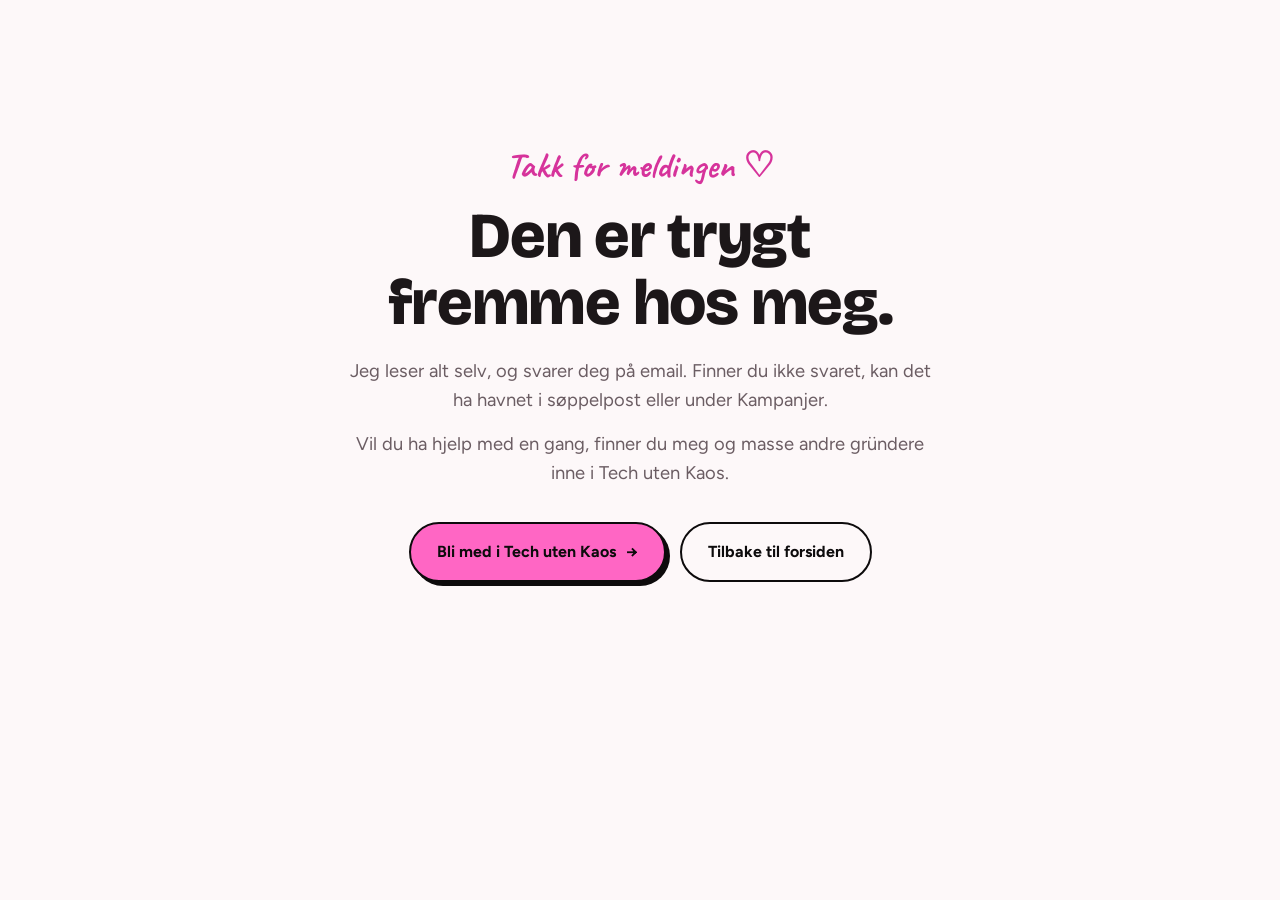
<file: takk.html>
<!doctype html>
<html lang="nb">
<head>
<meta charset="utf-8">
<meta name="viewport" content="width=device-width, initial-scale=1, viewport-fit=cover">
<title>Takk! | Mathilde Junge</title>
<meta name="robots" content="noindex">
<link rel="icon" href="data:image/svg+xml,%3Csvg xmlns=%22http://www.w3.org/2000/svg%22 viewBox=%220 0 100 100%22%3E%3Ccircle cx=%2250%22 cy=%2250%22 r=%2250%22 fill=%22%23ff66c4%22/%3E%3Ctext x=%2250%22 y=%2268%22 font-size=%2252%22 text-anchor=%22middle%22 font-family=%22Arial%22 font-weight=%22bold%22 fill=%22%230d0b0c%22%3EMJ%3C/text%3E%3C/svg%3E">
<link rel="preconnect" href="https://fonts.googleapis.com">
<link rel="preconnect" href="https://fonts.gstatic.com" crossorigin>
<link rel="stylesheet" href="https://fonts.googleapis.com/css2?family=Bricolage+Grotesque:opsz,wght@12..96,500;12..96,700;12..96,800&family=Figtree:ital,wght@0,400;0,500;0,600;0,700;1,400&family=Caveat:wght@500;700&display=swap">
<style>
  :root {
    --rosa: #ff66c4;
    --rosa-dyp: #d6339b;
    --rosa-lys: #ffe3f3;
    --svart: #0d0b0c;
    --kull: #1c1719;
    --hvit: #ffffff;
    --grunn: #fdf8f9;
    --tekst: #1c1719;
    --dempet: #6b5d63;
    --linje: #ecdfe4;
    --rosegull: #e0a98f;
    --rosegull-lys: #f3cdb9;
    --display: "Bricolage Grotesque", "Arial Black", system-ui, sans-serif;
    --brod: "Figtree", system-ui, -apple-system, "Segoe UI", sans-serif;
    --hand: "Caveat", "Segoe Print", "Bradley Hand", cursive;
    --maks: 1180px;
    color-scheme: light;
  }
  * { box-sizing: border-box; }
  html { scroll-behavior: smooth; }
  @media (prefers-reduced-motion: reduce) { html { scroll-behavior: auto; } * { transition: none !important; animation: none !important; } }
  body {
    margin: 0;
    background: var(--grunn);
    color: var(--tekst);
    font-family: var(--brod);
    font-size: 18px;
    line-height: 1.6;
    -webkit-font-smoothing: antialiased;
  }
  img { max-width: 100%; display: block; }
  a { color: inherit; }
  :focus-visible { outline: 3px solid var(--rosa); outline-offset: 3px; border-radius: 4px; }

  .ramme { width: 100%; max-width: var(--maks); margin: 0 auto; padding-inline: 24px; }
  @media (max-width: 480px) { .ramme { padding-inline: 18px; } body { font-size: 17px; } }

  h1, h2, h3 { font-family: var(--display); line-height: 1.05; letter-spacing: -0.02em; text-wrap: balance; margin: 0; }
  h2 { font-size: clamp(2rem, 4.4vw, 3.4rem); font-weight: 800; }
  h3 { font-size: 1.35rem; font-weight: 700; letter-spacing: -0.01em; }
  p { margin: 0; }
  .hand { font-family: var(--hand); font-weight: 700; }
  .etikett { font-size: 0.78rem; font-weight: 700; letter-spacing: 0.14em; text-transform: uppercase; color: var(--rosa-dyp); }

  /* Knapper */
  .knapp {
    display: inline-flex; align-items: center; gap: 10px;
    font-family: var(--brod); font-weight: 700; font-size: 1rem;
    padding: 15px 26px; border-radius: 999px; text-decoration: none;
    border: 2px solid var(--svart); cursor: pointer;
    transition: transform .15s ease, box-shadow .15s ease, background .15s ease;
  }
  .knapp-rosa { background: var(--rosa); color: var(--svart); box-shadow: 4px 4px 0 var(--svart); }
  .knapp-rosa:hover { transform: translate(-2px,-2px); box-shadow: 6px 6px 0 var(--svart); }
  .knapp-strek { background: transparent; color: var(--svart); }
  .knapp-strek:hover { background: var(--svart); color: var(--hvit); }
  .pil { transition: transform .15s ease; }
  .knapp:hover .pil { transform: translateX(3px); }

  /* Meny */
  .meny {
    position: sticky; top: env(safe-area-inset-top, 0px); z-index: 20;
    background: rgba(253,248,249,.92); backdrop-filter: blur(10px); -webkit-backdrop-filter: blur(10px);
    border-bottom: 1px solid var(--linje);
  }
  .meny .ramme { display: flex; align-items: center; justify-content: space-between; gap: 16px; padding-block: 14px; }
  .logo { font-family: var(--display); font-weight: 800; font-size: 1.3rem; text-decoration: none; letter-spacing: -0.02em; white-space: nowrap; }
  .logo span { color: var(--rosa-dyp); }
  .meny nav { display: flex; gap: 28px; font-weight: 600; font-size: 0.97rem; }
  .meny nav a { text-decoration: none; padding-block: 4px; border-bottom: 2px solid transparent; }
  .meny nav a:hover { border-color: var(--rosa); }
  .meny .knapp { padding: 10px 18px; font-size: 0.92rem; box-shadow: 3px 3px 0 var(--svart); }
  @media (max-width: 900px) { .meny nav { display: none; } }
  @media (max-width: 420px) { .meny .knapp .lang { display: none; } }

  /* Hero */
  .hero { padding-block: clamp(40px, 7vw, 88px) clamp(56px, 8vw, 104px); }
  .hero .ramme { display: grid; grid-template-columns: 1.1fr 0.9fr; gap: clamp(32px, 5vw, 72px); align-items: center; }
  .hero h1 { font-size: clamp(2.7rem, 6.6vw, 5.4rem); font-weight: 800; }
  .hero h1 .understrek { background: linear-gradient(transparent 62%, var(--rosa) 62%, var(--rosa) 90%, transparent 90%); padding-inline: 2px; }
  .hero .ingress { font-size: clamp(1.1rem, 1.6vw, 1.3rem); color: var(--dempet); margin-top: 26px; max-width: 34ch; }
  .hero .ingress strong { color: var(--tekst); font-weight: 600; }
  .knapperad { display: flex; flex-wrap: wrap; gap: 14px; margin-top: 34px; }
  .smaatekst { margin-top: 18px; font-size: 0.93rem; color: var(--dempet); }
  .hero-bilde { position: relative; }
  .hero-bilde img { width: 100%; aspect-ratio: 4/5; object-fit: cover; border-radius: 220px 220px 24px 24px; border: 2px solid var(--svart); }
  .hero-lapp {
    position: absolute; left: -28px; bottom: 44px; background: var(--hvit); border: 2px solid var(--svart);
    border-radius: 18px; padding: 12px 18px; transform: rotate(-4deg); box-shadow: 4px 4px 0 var(--rosa);
    font-family: var(--hand); font-size: 1.5rem; line-height: 1.1; max-width: 230px;
  }
  @media (max-width: 860px) {
    .hero .ramme { grid-template-columns: 1fr; }
    .hero-bilde { max-width: 440px; margin-inline: auto; width: 100%; }
    .hero-lapp { left: 8px; bottom: 20px; font-size: 1.3rem; }
  }

  /* AI-merke på bilder */
  .ai-merke {
    position: absolute; top: 14px; right: 14px; z-index: 2;
    background: rgba(13,11,12,.78); color: var(--hvit); font-size: 0.72rem; font-weight: 600;
    letter-spacing: 0.04em; padding: 5px 10px; border-radius: 999px;
  }
  .bildeboks { position: relative; }

  /* Kjenner du deg igjen */
  .igjen { padding-block: clamp(64px, 9vw, 120px); background: var(--hvit); border-block: 1px solid var(--linje); }
  .igjen-topp { max-width: 760px; }
  .igjen-topp p.hand { font-size: 1.9rem; color: var(--rosa-dyp); margin-bottom: 8px; }
  .sitater { display: grid; grid-template-columns: repeat(3, 1fr); gap: 20px; margin-top: 48px; }
  .sitat {
    background: var(--grunn); border: 1px solid var(--linje); border-radius: 20px; padding: 28px 26px 24px;
    display: flex; flex-direction: column; justify-content: space-between; gap: 22px;
  }
  .sitat p { font-size: 1.12rem; line-height: 1.5; }
  .sitat .klokke { font-family: var(--hand); font-size: 1.35rem; color: var(--dempet); }
  .igjen-tekst { display: grid; grid-template-columns: 1fr 1fr; gap: 40px; margin-top: 56px; align-items: start; }
  .igjen-tekst p + p { margin-top: 16px; }
  .igjen-tekst .stor { font-family: var(--display); font-weight: 700; font-size: clamp(1.5rem, 2.4vw, 2rem); line-height: 1.2; letter-spacing: -0.01em; }
  .igjen-tekst .stor em { font-style: normal; color: var(--rosa-dyp); }
  @media (max-width: 860px) { .sitater, .igjen-tekst { grid-template-columns: 1fr; } }

  /* Tech uten Kaos */
  .tuk { background: var(--svart); color: var(--hvit); padding-block: clamp(72px, 10vw, 128px); position: relative; overflow: hidden; }
  .tuk .etikett { color: var(--rosa); }
  .tuk-topp { display: grid; grid-template-columns: 1.15fr 0.85fr; gap: 56px; align-items: end; }
  .tuk h2 { font-size: clamp(2.4rem, 5.6vw, 4.6rem); margin-top: 14px; }
  .tuk h2 .kaos { font-family: var(--hand); font-weight: 700; color: var(--rosegull); font-size: 1.2em; letter-spacing: 0; }
  .tuk-ingress { color: #d9cfd3; font-size: 1.12rem; }
  .tuk-ingress strong { color: var(--hvit); }
  .innhold { display: grid; grid-template-columns: repeat(3, 1fr); gap: 1px; background: #3a3034; border: 1px solid #3a3034; border-radius: 24px; overflow: hidden; margin-top: 56px; }
  .innhold > div { background: var(--kull); padding: 30px 28px; }
  .innhold h3 { color: var(--hvit); margin-bottom: 10px; }
  .innhold h3 .hjerte { color: var(--rosa); }
  .innhold p { color: #c9bec3; font-size: 1rem; }
  .moduler { margin-top: 44px; display: flex; flex-wrap: wrap; gap: 10px; align-items: center; }
  .moduler .forklar { color: #a99ca2; font-size: 0.95rem; margin-right: 6px; }
  .modul { border: 1px solid #54464c; color: #eadfe3; border-radius: 999px; padding: 7px 14px; font-size: 0.9rem; }
  .pris {
    margin-top: 56px; display: grid; grid-template-columns: 1fr 1fr auto; gap: 24px; align-items: center;
    border: 2px solid var(--rosegull); border-radius: 24px; padding: 30px 32px;
    background: linear-gradient(135deg, rgba(224,169,143,.12), rgba(255,102,196,.08));
  }
  .pris .nivaa { font-size: 0.8rem; font-weight: 700; letter-spacing: .12em; text-transform: uppercase; color: var(--rosegull-lys); }
  .pris .tall { font-family: var(--display); font-weight: 800; font-size: 1.9rem; line-height: 1.1; margin-top: 6px; }
  .pris .under { color: #c9bec3; font-size: 0.95rem; margin-top: 6px; }
  .plassholder { background: var(--rosa); color: var(--svart); border-radius: 6px; padding: 0 6px; font-size: .8em; }
  .tuk .knapp-rosa { box-shadow: 4px 4px 0 var(--rosegull); border-color: var(--rosa); }
  .tuk .knapp-rosa:hover { box-shadow: 6px 6px 0 var(--rosegull); }
  .tvil { display: grid; grid-template-columns: repeat(3, 1fr); gap: 28px; margin-top: 64px; }
  .tvil h3 { font-family: var(--brod); font-size: 1.08rem; font-weight: 700; color: var(--hvit); margin-bottom: 8px; letter-spacing: 0; }
  .tvil p { color: #c9bec3; font-size: 0.98rem; }
  @media (max-width: 900px) {
    .tuk-topp, .innhold, .tvil { grid-template-columns: 1fr; }
    .pris { grid-template-columns: 1fr; }
  }

  /* Manifest */
  .manifest { padding-block: clamp(72px, 10vw, 128px); background: var(--rosa); color: var(--svart); }
  .manifest .ramme { max-width: 1000px; }
  .manifest blockquote { margin: 0; font-family: var(--display); font-weight: 800; font-size: clamp(1.9rem, 4.2vw, 3.3rem); line-height: 1.12; letter-spacing: -0.02em; text-wrap: balance; }
  .manifest blockquote em { font-style: normal; background: var(--svart); color: var(--rosa); padding-inline: 8px; border-radius: 6px; -webkit-box-decoration-break: clone; box-decoration-break: clone; }
  .manifest .signatur { font-family: var(--hand); font-size: 2rem; margin-top: 24px; }

  /* Kunder */
  .kunder { padding-block: clamp(72px, 9vw, 120px); }
  .kunder-topp { display: flex; justify-content: space-between; align-items: end; gap: 32px; flex-wrap: wrap; }
  .kunder-topp p.hand { font-size: 1.7rem; color: var(--rosa-dyp); }
  .uttalelser { display: grid; grid-template-columns: repeat(3, 1fr); gap: 20px; margin-top: 44px; }
  .uttalelse { background: var(--hvit); border: 1px solid var(--linje); border-radius: 20px; padding: 30px 28px; display: flex; flex-direction: column; gap: 20px; justify-content: space-between; }
  .uttalelse p { font-size: 1.08rem; line-height: 1.55; }
  .uttalelse .anf { font-family: var(--display); font-size: 3rem; line-height: .6; color: var(--rosa); display: block; height: 22px; }
  .uttalelse .navn { font-weight: 700; font-size: 0.95rem; }
  .flere { margin-top: 28px; display: flex; flex-wrap: wrap; gap: 12px 28px; color: var(--dempet); font-size: 0.98rem; }
  .flere span b { color: var(--tekst); font-weight: 600; }
  @media (max-width: 900px) { .uttalelser { grid-template-columns: 1fr; } }

  /* Quiz */
  .quiz-seksjon { padding-block: clamp(72px, 9vw, 120px); background: var(--hvit); border-block: 1px solid var(--linje); }
  .quiz-seksjon .ramme { display: grid; grid-template-columns: 0.8fr 1.2fr; gap: clamp(32px, 5vw, 64px); align-items: center; }
  .quiz-seksjon .bildeboks img { border-radius: 24px; aspect-ratio: 4/5; object-fit: cover; object-position: 40% center; border: 2px solid var(--svart); width: 100%; }
  .quiz-seksjon .intro { margin-top: 18px; color: var(--dempet); max-width: 46ch; }
  .quiz {
    margin-top: 32px; background: var(--grunn); border: 2px solid var(--svart); border-radius: 24px; padding: clamp(22px, 3vw, 34px);
    box-shadow: 6px 6px 0 var(--rosa);
  }
  .quiz-fremdrift { display: flex; gap: 6px; margin-bottom: 20px; }
  .quiz-fremdrift span { height: 6px; flex: 1; border-radius: 99px; background: var(--linje); }
  .quiz-fremdrift span.ferdig { background: var(--rosa); }
  .quiz-sporsmal { font-family: var(--display); font-weight: 700; font-size: 1.4rem; line-height: 1.2; margin-bottom: 18px; }
  .svar { display: grid; gap: 10px; }
  .svar button {
    text-align: left; font: inherit; font-size: 1rem; font-weight: 500; background: var(--hvit); color: var(--tekst);
    border: 1.5px solid var(--linje); border-radius: 14px; padding: 14px 18px; cursor: pointer; transition: border-color .15s, background .15s;
  }
  .svar button:hover { border-color: var(--rosa); background: var(--rosa-lys); }
  .resultat h3 { font-size: 1.8rem; margin-block: 6px 12px; }
  .resultat p + p { margin-top: 12px; }
  .resultat .neste { margin-top: 22px; padding-top: 20px; border-top: 1px dashed var(--linje); }
  .epost-rad { display: flex; gap: 10px; flex-wrap: wrap; margin-top: 12px; }
  .epost-rad input { flex: 1 1 220px; min-width: 0; font: inherit; padding: 13px 16px; border-radius: 999px; border: 1.5px solid var(--svart); background: var(--hvit); }
  .epost-rad .knapp { padding: 13px 22px; }
  .quiz-nr { font-size: .82rem; font-weight: 700; letter-spacing: .1em; text-transform: uppercase; color: var(--dempet); margin-bottom: 6px; }
  .port-tekst { color: var(--dempet); margin-bottom: 4px; }
  .quiz-skjema .knapp:disabled { opacity: .7; cursor: wait; transform: none; }
  .quiz-skjema { display: grid; gap: 14px; margin-top: 14px; justify-items: start; }
  .quiz-skjema .epost-rad { margin-top: 0; width: 100%; }
  .samtykke { display: flex; gap: 10px; align-items: flex-start; font-size: .9rem; color: var(--dempet); line-height: 1.45; cursor: pointer; }
  .samtykke input[type=checkbox] { accent-color: var(--rosa-dyp); width: 18px; height: 18px; margin-top: 2px; flex: none; }
  .skjult { position: absolute; width: 1px; height: 1px; overflow: hidden; clip: rect(0 0 0 0); white-space: nowrap; }
  .lenkeknapp { background: none; border: 0; font: inherit; font-size: .92rem; color: var(--dempet); text-decoration: underline; cursor: pointer; margin-top: 14px; padding: 0; }
  .utkast-note { font-size: .85rem; color: var(--dempet); margin-top: 10px; }
  @media (max-width: 860px) {
    .quiz-seksjon .ramme { grid-template-columns: 1fr; }
    .quiz-seksjon .bildeboks { max-width: 360px; }
  }

  /* Om */
  .om { padding-block: clamp(72px, 10vw, 128px); }
  .om .ramme { display: grid; grid-template-columns: 0.85fr 1.15fr; gap: clamp(36px, 6vw, 80px); align-items: start; }
  .om .bildeboks img { border-radius: 24px; border: 2px solid var(--svart); aspect-ratio: 4/5; object-fit: cover; width: 100%; }
  .om-bilder { position: sticky; top: 100px; }
  .om-bilder .hand { font-size: 1.5rem; margin-top: 14px; text-align: center; color: var(--dempet); }
  .om h2 { margin-top: 12px; }
  .reise { font-family: var(--display); font-weight: 700; font-size: clamp(1.25rem, 2vw, 1.6rem); line-height: 1.3; margin-top: 24px; }
  .reise span { white-space: nowrap; }
  .reise span:not(:last-child)::after { content: " /"; color: var(--rosa); }
  .om-tekst { margin-top: 28px; max-width: 62ch; }
  .om-tekst p + p { margin-top: 18px; }
  .tidslinje { margin-top: 36px; border-left: 2px solid var(--rosa); padding-left: 24px; display: grid; gap: 18px; max-width: 58ch; }
  .tidslinje div { position: relative; }
  .tidslinje div::before { content: ""; position: absolute; left: -32px; top: 8px; width: 12px; height: 12px; border-radius: 50%; background: var(--grunn); border: 2px solid var(--rosa-dyp); }
  .tidslinje b { font-family: var(--display); font-weight: 700; display: inline-block; min-width: 3.4em; font-variant-numeric: tabular-nums; }
  .ai-boks {
    margin-top: 44px; background: var(--hvit); border: 2px dashed var(--rosa-dyp); border-radius: 20px; padding: 26px 28px; max-width: 62ch;
  }
  .ai-boks h3 { font-size: 1.3rem; margin-bottom: 10px; }
  .ai-boks p + p { margin-top: 12px; }
  .bok { margin-top: 28px; display: flex; gap: 20px; align-items: center; max-width: 62ch; background: var(--svart); color: var(--hvit); border-radius: 20px; padding: 24px 26px; flex-wrap: wrap; }
  .bok-omslag { width: 72px; height: 100px; border-radius: 4px 10px 10px 4px; background: linear-gradient(160deg, var(--rosegull-lys), var(--rosegull) 60%, #b97c63); display: grid; place-items: center; color: var(--svart); font-family: var(--hand); font-size: 1.1rem; line-height: 1; text-align: center; padding: 6px; flex: none; box-shadow: inset 6px 0 0 rgba(0,0,0,.12); }
  .bok div:last-child { flex: 1 1 240px; }
  .bok p { color: #d9cfd3; font-size: 1rem; }
  .bok h3 { margin-bottom: 6px; }
  @media (max-width: 860px) { .om .ramme { grid-template-columns: 1fr; } .om-bilder { position: static; max-width: 400px; } }

  /* Kontakt */
  .kontakt { padding-block: clamp(72px, 9vw, 120px); background: var(--rosa-lys); border-top: 1px solid var(--linje); }
  .kontakt .ramme { display: grid; grid-template-columns: 0.9fr 1.1fr; gap: clamp(32px, 5vw, 64px); align-items: start; }
  .kontakt .intro p + p { margin-top: 14px; }
  .kontakt .intro { color: var(--kull); }
  .kontakt .intro .hand { font-size: 1.6rem; color: var(--rosa-dyp); }
  form.skjema { background: var(--hvit); border: 2px solid var(--svart); border-radius: 24px; padding: clamp(22px, 3vw, 34px); display: grid; gap: 20px; }
  fieldset { border: 0; padding: 0; margin: 0; display: grid; gap: 10px; }
  legend { font-family: var(--display); font-weight: 700; font-size: 1.2rem; margin-bottom: 8px; }
  .valg { display: flex; gap: 12px; align-items: flex-start; padding: 12px 14px; border: 1.5px solid var(--linje); border-radius: 14px; cursor: pointer; font-size: 1rem; line-height: 1.4; }
  .valg:hover { border-color: var(--rosa); }
  .valg input { accent-color: var(--rosa-dyp); margin-top: 3px; width: 18px; height: 18px; flex: none; }
  .valg:has(input:checked) { border-color: var(--rosa-dyp); background: var(--rosa-lys); }
  .felt { display: grid; gap: 6px; }
  .felt label { font-weight: 600; font-size: .95rem; }
  .felt input, .felt textarea { font: inherit; font-size: 1rem; padding: 12px 14px; border: 1.5px solid var(--linje); border-radius: 12px; background: var(--grunn); width: 100%; }
  .felt input:focus, .felt textarea:focus { border-color: var(--rosa-dyp); outline: none; }
  .to-kol { display: grid; grid-template-columns: 1fr 1fr; gap: 14px; }
  .veiviser { border-radius: 14px; padding: 14px 16px; background: var(--svart); color: var(--hvit); font-size: .98rem; }
  .veiviser a { color: var(--rosa); font-weight: 700; }
  @media (max-width: 860px) { .kontakt .ramme, .to-kol { grid-template-columns: 1fr; } }

  /* Bunn */
  footer { background: var(--svart); color: #c9bec3; padding-block: 56px 40px; font-size: .95rem; }
  footer .ramme { display: grid; grid-template-columns: 1.4fr 1fr 1fr; gap: 32px; }
  footer .logo { color: var(--hvit); font-size: 1.5rem; }
  footer .logo span { color: var(--rosa); }
  footer h4 { font-family: var(--brod); font-size: .8rem; letter-spacing: .12em; text-transform: uppercase; color: var(--hvit); margin: 0 0 12px; }
  footer ul { list-style: none; padding: 0; margin: 0; display: grid; gap: 8px; }
  footer a { text-decoration: none; }
  footer a:hover { color: var(--rosa); }
  .bunnlinje { margin-top: 44px; padding-top: 22px; border-top: 1px solid #332a2e; grid-column: 1 / -1; display: flex; justify-content: space-between; flex-wrap: wrap; gap: 12px; font-size: .88rem; color: #9a8c92; }
  @media (max-width: 760px) { footer .ramme { grid-template-columns: 1fr; } }
</style>
<style>
  .takk { min-height: 80vh; display: grid; place-items: center; padding-block: 64px; }
  .takk .ramme { max-width: 640px; text-align: center; }
  .takk .hand { font-size: 2.2rem; color: var(--rosa-dyp); }
  .takk h1 { font-size: clamp(2.4rem, 6vw, 4rem); font-weight: 800; margin-block: 8px 20px; }
  .takk p { font-size: 1.15rem; color: var(--dempet); }
  .takk p + p { margin-top: 14px; }
  .takk .knapperad { justify-content: center; }
</style>
</head>
<body>
<main class="takk">
  <div class="ramme">
    <p class="hand">Takk for meldingen ♡</p>
    <h1>Den er trygt fremme hos meg.</h1>
    <p>Jeg leser alt selv, og svarer deg på email. Finner du ikke svaret, kan det ha havnet i søppelpost eller under Kampanjer.</p>
    <p>Vil du ha hjelp med en gang, finner du meg og masse andre gründere inne i Tech uten Kaos.</p>
    <div class="knapperad">
      <a class="knapp knapp-rosa" href="https://www.skool.com/mathilde/about">Bli med i Tech uten Kaos <span class="pil" aria-hidden="true">→</span></a>
      <a class="knapp knapp-strek" href="/">Tilbake til forsiden</a>
    </div>
  </div>
</main>
</body>
</html>
</file>
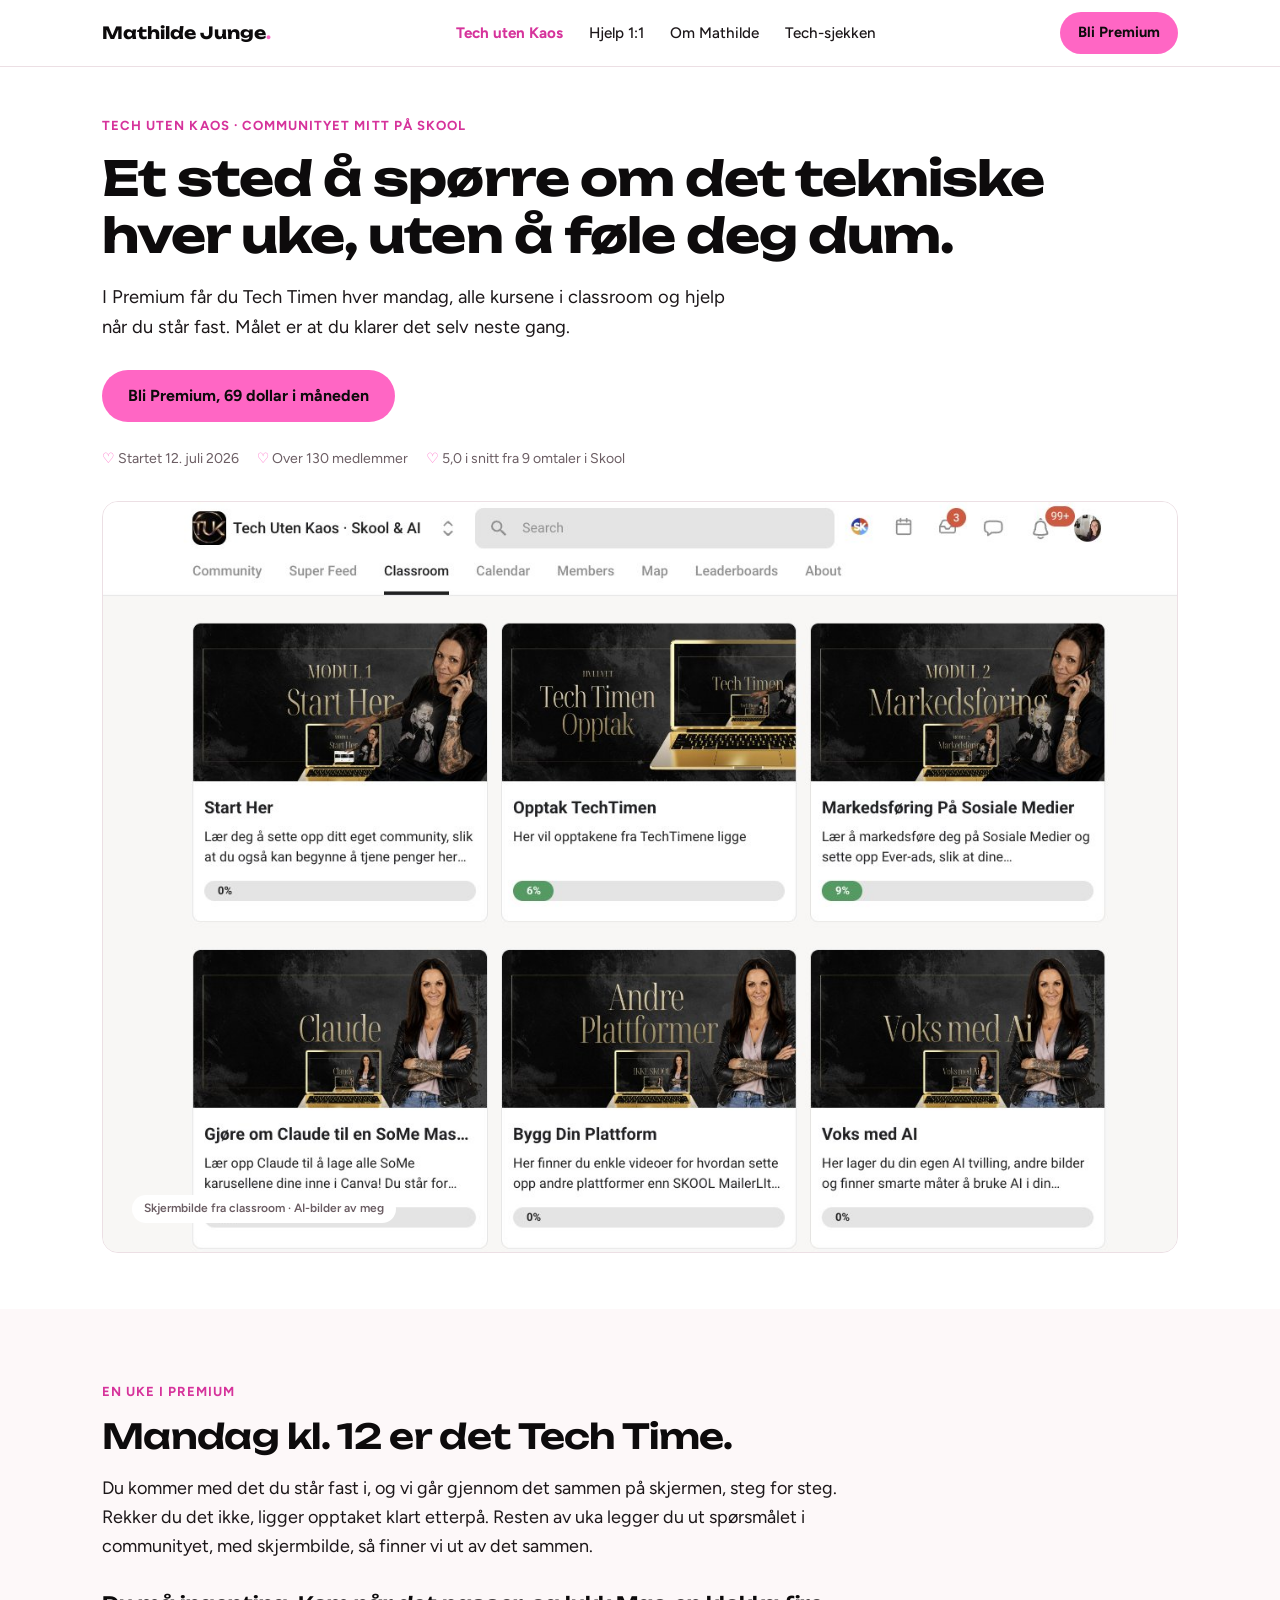
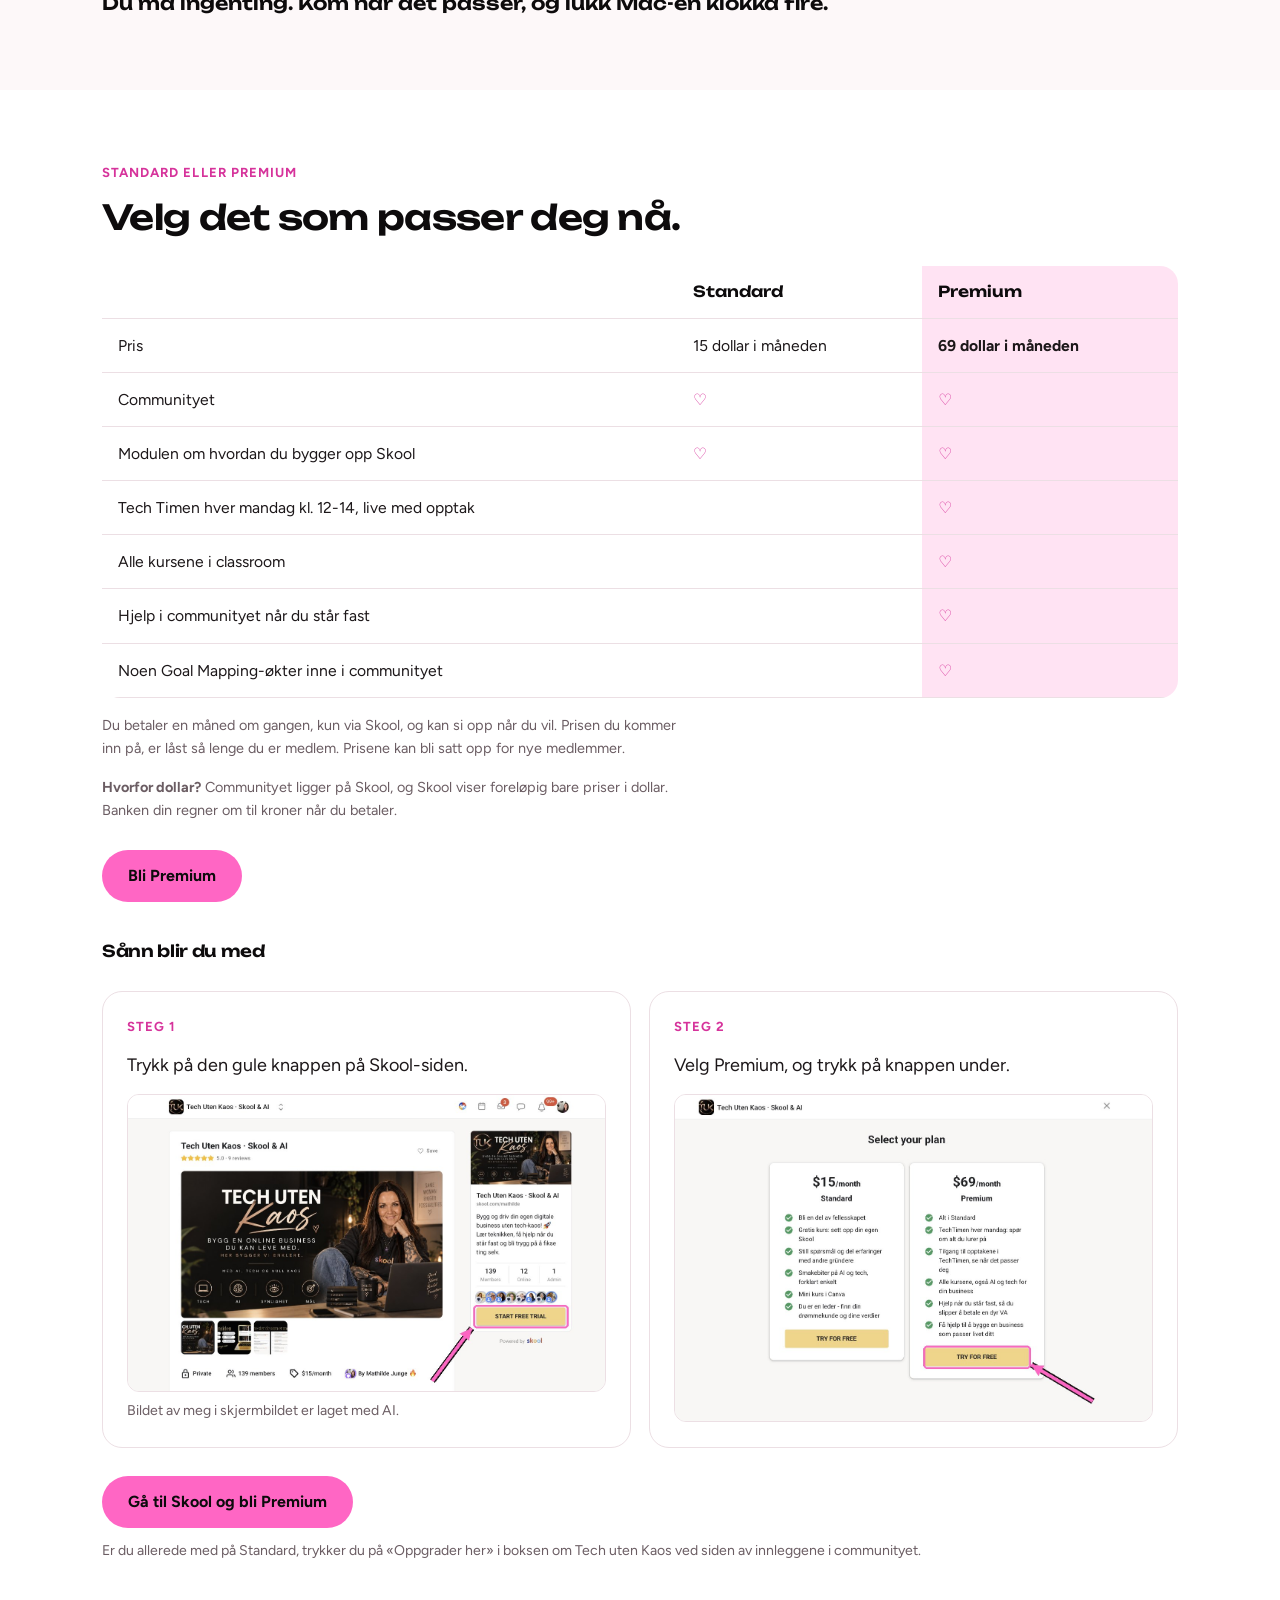
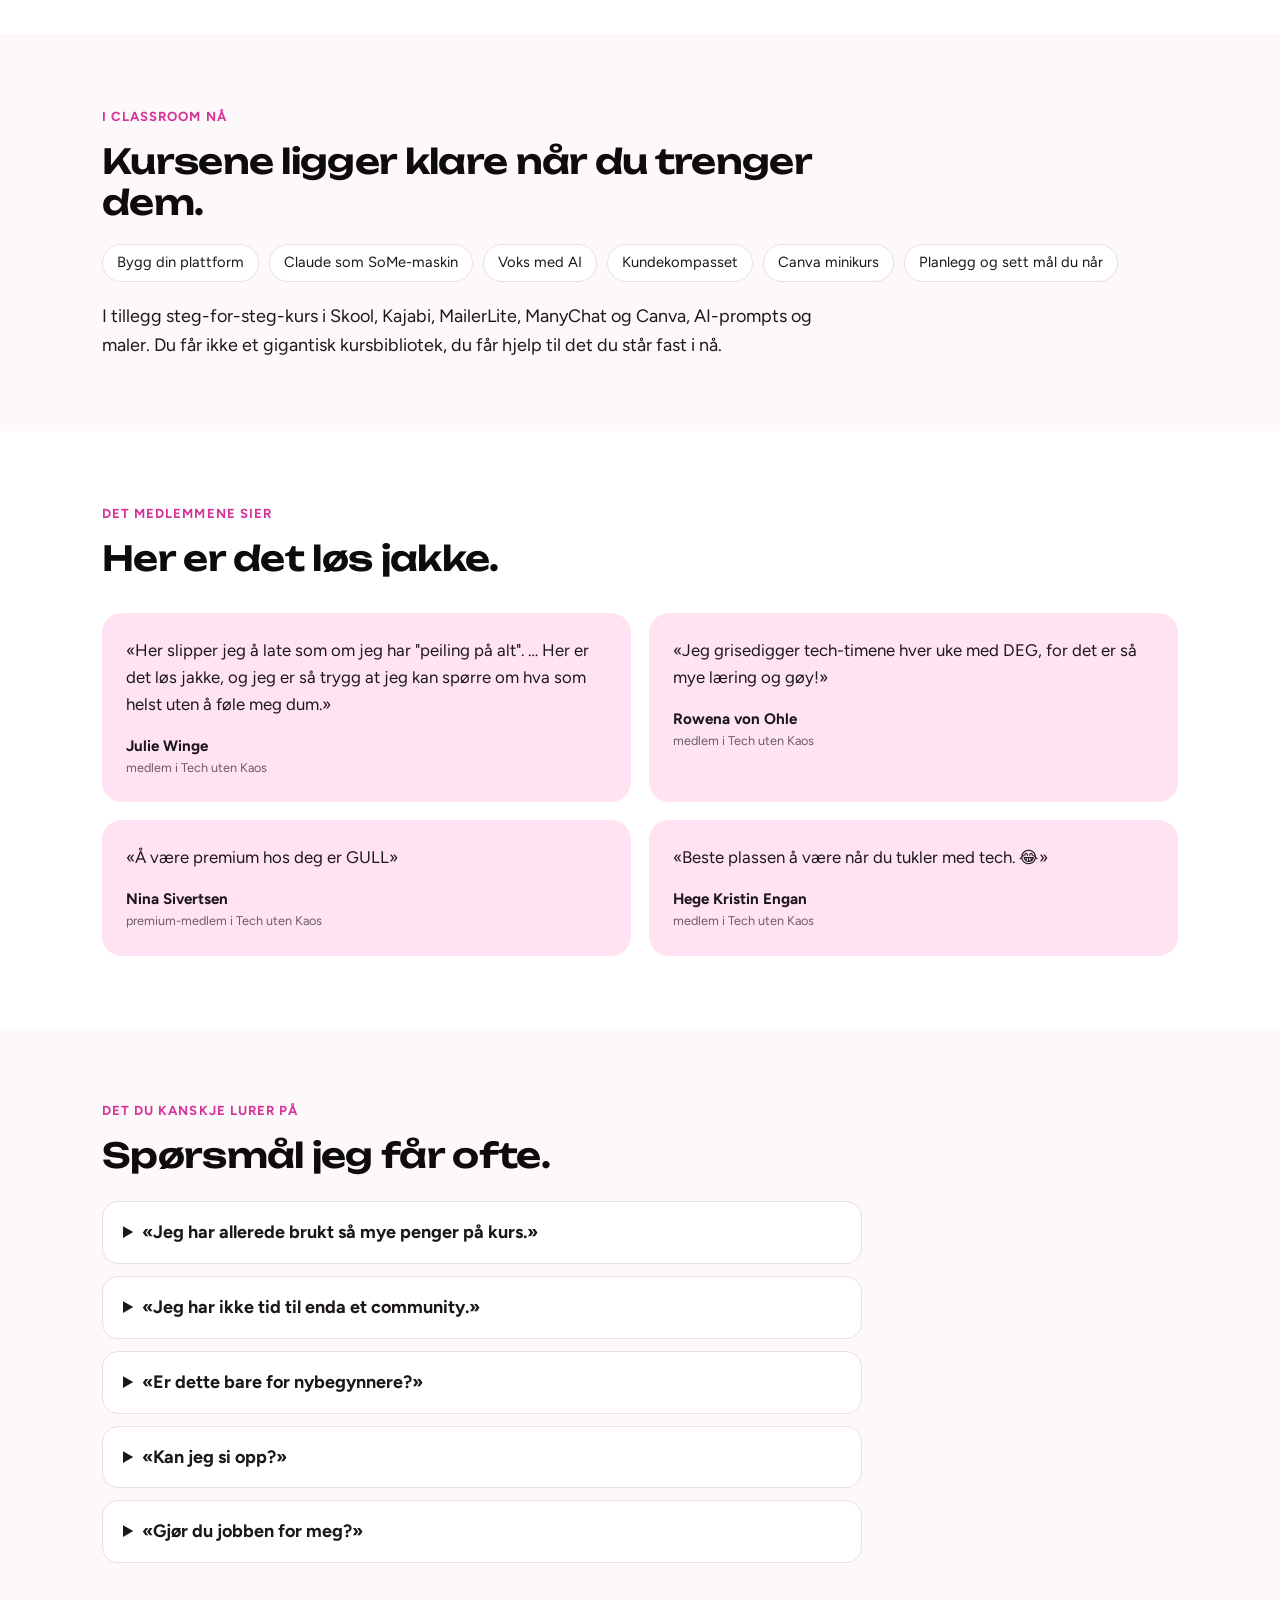
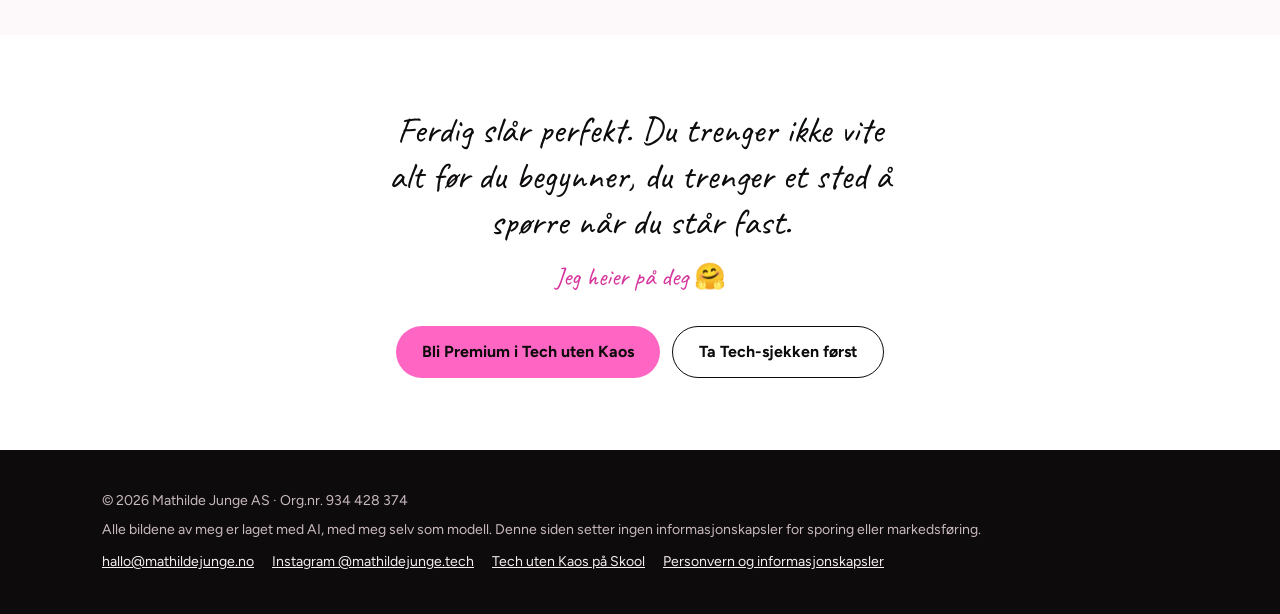
<file: tech-uten-kaos.html>
<!DOCTYPE html>
<html lang="nb">
<head>
<meta charset="utf-8">
<meta name="viewport" content="width=device-width, initial-scale=1">
<title>Tech uten Kaos | Skool-community med Tech Timen hver mandag</title>
<meta name="description" content="Tech uten Kaos er communityet til Mathilde Junge på Skool. Premium: Tech Timen hver mandag kl. 12-14, alle kursene og hjelp når du står fast. 69 dollar i måneden.">
<link rel="canonical" href="https://www.mathilde-junge.no/tech-uten-kaos">
<meta property="og:type" content="website">
<meta property="og:locale" content="nb_NO">
<meta property="og:title" content="Tech uten Kaos | Skool-community med Tech Timen hver mandag">
<meta property="og:description" content="Tech uten Kaos er communityet til Mathilde Junge på Skool. Premium: Tech Timen hver mandag kl. 12-14, alle kursene og hjelp når du står fast. 69 dollar i måneden.">
<meta property="og:image" content="https://www.mathilde-junge.no/bilder/mathilde-mac-skool.jpg">
<meta property="og:url" content="https://www.mathilde-junge.no/tech-uten-kaos">
<link rel="icon" href="data:image/svg+xml,%3Csvg xmlns=%22http://www.w3.org/2000/svg%22 viewBox=%220 0 100 100%22%3E%3Ccircle cx=%2250%22 cy=%2250%22 r=%2250%22 fill=%22%23ff66c4%22/%3E%3Ctext x=%2250%22 y=%2268%22 font-size=%2252%22 text-anchor=%22middle%22 font-family=%22Arial%22 font-weight=%22bold%22 fill=%22%230d0b0c%22%3EMJ%3C/text%3E%3C/svg%3E">
<link rel="preconnect" href="https://fonts.googleapis.com">
<link rel="preconnect" href="https://fonts.gstatic.com" crossorigin>
<link href="https://fonts.googleapis.com/css2?family=Unbounded:wght@500;600;700&family=Caveat:wght@500;700&family=Figtree:wght@400;500;600;700&display=swap" rel="stylesheet">
<link rel="stylesheet" href="/style.css">
<script type="application/ld+json">{"@context": "https://schema.org", "@type": "Product", "name": "Tech uten Kaos", "brand": {"@id": "https://www.mathilde-junge.no/#business"}, "description": "Community på Skool med Tech Timen hver mandag, kurs og hjelp når du står fast.", "offers": [{"@type": "Offer", "name": "Standard", "price": "15", "priceCurrency": "USD", "url": "https://www.skool.com/mathilde/about"}, {"@type": "Offer", "name": "Premium", "price": "69", "priceCurrency": "USD", "url": "https://www.skool.com/mathilde/about"}]}</script>
<script type="application/ld+json">{"@context": "https://schema.org", "@type": "FAQPage", "mainEntity": [{"@type": "Question", "name": "Hva koster Tech uten Kaos?", "acceptedAnswer": {"@type": "Answer", "text": "Standard koster 15 dollar i måneden. Premium koster 69 dollar i måneden og gir Tech Timen hver mandag kl. 12-14, live med opptak, alle kursene i classroom og hjelp i communityet når du står fast. Du betaler en måned om gangen, kun via Skool, og kan si opp når du vil. Prisen du kommer inn på, er låst så lenge du er medlem. Prisene kan bli satt opp for nye medlemmer."}}, {"@type": "Question", "name": "Jeg har allerede brukt så mye penger på kurs.", "acceptedAnswer": {"@type": "Answer", "text": "Nettopp derfor får du ikke et gigantisk kursbibliotek her. Du får hjelp til å bruke det du allerede vet, og til det du står fast i nå."}}, {"@type": "Question", "name": "Jeg har ikke tid til enda et community.", "acceptedAnswer": {"@type": "Answer", "text": "Du trenger ikke se alt. Kom på Tech Timen når det passer, spør når du står fast, og lukk Mac-en klokka fire."}}, {"@type": "Question", "name": "Er dette bare for nybegynnere?", "acceptedAnswer": {"@type": "Answer", "text": "Nei. Du lærer ikke å lage en Instagram-konto her. Du får hjelp med det som stopper businessen din i dag, uansett hvor langt du har kommet."}}, {"@type": "Question", "name": "Kan jeg si opp?", "acceptedAnswer": {"@type": "Answer", "text": "Ja, når du vil. Du betaler en måned om gangen."}}, {"@type": "Question", "name": "Gjør du jobben for meg?", "acceptedAnswer": {"@type": "Answer", "text": "Ikke i Tech uten Kaos. Der bygger du selv, med meg ved siden av. Vil du heller ha det gjort, finner du VIP-dag og prosjekter på siden Hjelp 1:1."}}]}</script>
</head>
<body>
<header><div class="ramme meny">
<a class="logo" href="/">Mathilde Junge<span>.</span></a>
<nav class="lenker"><a href="/tech-uten-kaos" class="aktiv">Tech uten Kaos</a><a href="/hjelp">Hjelp 1:1</a><a href="/om-mathilde">Om Mathilde</a><a href="/#tech-sjekken">Tech-sjekken</a></nav>
<a class="knapp knapp-rosa" href="/tech-uten-kaos">Bli Premium</a>
</div></header>

<section class="sidetopp"><div class="ramme">
<p class="etikett">Tech uten Kaos · communityet mitt på Skool</p>
<h1>Et sted å spørre om det tekniske hver uke, uten å føle deg dum.</h1>
<p class="undertittel">I Premium får du Tech Timen hver mandag, alle kursene i classroom og hjelp når du står fast. Målet er at du klarer det selv neste gang.</p>
<div class="knapper"><a class="knapp knapp-rosa" href="https://www.skool.com/mathilde/about">Bli Premium, 69 dollar i måneden</a></div>
<div class="tillit"><span>Startet 12. juli 2026</span><span>Over 130 medlemmer</span><span>5,0 i snitt fra 9 omtaler i Skool</span></div>
<figure class="skjerm" style="margin-top:30px;position:relative"><img src="/bilder/classroom.jpg" alt="Classroom i Tech uten Kaos på Skool med kursene Start Her, Opptak TechTimen, Markedsføring på sosiale medier, Claude, Bygg din plattform og Voks med AI" width="1273" height="889" style="border:1px solid var(--linje);border-radius:16px;width:100%;height:auto"><span class="ai">Skjermbilde fra classroom · AI-bilder av meg</span></figure>
</div></section>

<section class="grunn"><div class="ramme">
<p class="etikett">En uke i Premium</p>
<h2>Mandag kl. 12 er det Tech Time.</h2>
<div class="tekst" style="margin-top:18px"><p>Du kommer med det du står fast i, og vi går gjennom det sammen på skjermen, steg for steg. Rekker du det ikke, ligger opptaket klart etterpå. Resten av uka legger du ut spørsmålet i communityet, med skjermbilde, så finner vi ut av det sammen.</p></div>
<p class="alene">Du må ingenting. Kom når det passer, og lukk Mac-en klokka fire.</p>
</div></section>

<section><div class="ramme">
<p class="etikett">Standard eller Premium</p>
<h2>Velg det som passer deg nå.</h2>
<table class="sammenlign">
<tr><th></th><th>Standard</th><th class="prem">Premium</th></tr>
<tr><td>Pris</td><td>15 dollar i måneden</td><td class="prem"><b>69 dollar i måneden</b></td></tr>
<tr><td>Communityet</td><td class="ja">♡</td><td class="prem ja">♡</td></tr>
<tr><td>Modulen om hvordan du bygger opp Skool</td><td class="ja">♡</td><td class="prem ja">♡</td></tr>
<tr><td>Tech Timen hver mandag kl. 12-14, live med opptak</td><td></td><td class="prem ja">♡</td></tr>
<tr><td>Alle kursene i classroom</td><td></td><td class="prem ja">♡</td></tr>
<tr><td>Hjelp i communityet når du står fast</td><td></td><td class="prem ja">♡</td></tr>
<tr><td>Noen Goal Mapping-økter inne i communityet</td><td></td><td class="prem ja">♡</td></tr>
</table>
<p class="vilkar">Du betaler en måned om gangen, kun via Skool, og kan si opp når du vil. Prisen du kommer inn på, er låst så lenge du er medlem. Prisene kan bli satt opp for nye medlemmer.</p>
<p class="vilkar"><b>Hvorfor dollar?</b> Communityet ligger på Skool, og Skool viser foreløpig bare priser i dollar. Banken din regner om til kroner når du betaler.</p>
<div class="knapper"><a class="knapp knapp-rosa" href="https://www.skool.com/mathilde/about">Bli Premium</a></div>
<div class="blimed" style="margin-top:40px">
<h3>Sånn blir du med</h3>
<div class="to">
<figure class="boks" style="margin:0;position:relative"><p class="etikett">Steg 1</p><p style="margin-bottom:14px">Trykk på den gule knappen på Skool-siden.</p><img src="/bilder/skool-bli-med.jpg" alt="Siden til Tech uten Kaos på Skool, med en rosa pil mot den gule knappen" width="1285" height="798" loading="lazy" style="border:1px solid var(--linje);border-radius:12px;width:100%;height:auto"><span class="liten" style="display:block;margin-top:8px">Bildet av meg i skjermbildet er laget med AI.</span></figure>
<figure class="boks" style="margin:0"><p class="etikett">Steg 2</p><p style="margin-bottom:14px">Velg Premium, og trykk på knappen under.</p><img src="/bilder/skool-velg-premium.jpg" alt="Planvalget i Skool med Standard og Premium, og en rosa pil mot knappen under Premium" width="1245" height="852" loading="lazy" style="border:1px solid var(--linje);border-radius:12px;width:100%;height:auto"></figure>
</div>
<div class="knapper"><a class="knapp knapp-rosa" href="https://www.skool.com/mathilde/about">Gå til Skool og bli Premium</a></div>
</div>
<p class="liten" style="margin-top:12px">Er du allerede med på Standard, trykker du på «Oppgrader her» i boksen om Tech uten Kaos ved siden av innleggene i communityet.</p>
</div></section>

<section class="grunn"><div class="ramme">
<p class="etikett">I classroom nå</p>
<h2>Kursene ligger klare når du trenger dem.</h2>
<div class="chips"><span>Bygg din plattform</span><span>Claude som SoMe-maskin</span><span>Voks med AI</span><span>Kundekompasset</span><span>Canva minikurs</span><span>Planlegg og sett mål du når</span></div>
<div class="tekst" style="margin-top:20px"><p>I tillegg steg-for-steg-kurs i Skool, Kajabi, MailerLite, ManyChat og Canva, AI-prompts og maler. Du får ikke et gigantisk kursbibliotek, du får hjelp til det du står fast i nå.</p></div>
</div></section>

<section><div class="ramme">
<p class="etikett">Det medlemmene sier</p>
<h2>Her er det løs jakke.</h2>
<div class="sitater">
<div class="sitat"><blockquote>«Her slipper jeg å late som om jeg har "peiling på alt". … Her er det løs jakke, og jeg er så trygg at jeg kan spørre om hva som helst uten å føle meg dum.»</blockquote><div class="hvem"><div>Julie Winge<small>medlem i Tech uten Kaos</small></div></div></div>
<div class="sitat"><blockquote>«Jeg grisedigger tech-timene hver uke med DEG, for det er så mye læring og gøy!»</blockquote><div class="hvem"><div>Rowena von Ohle<small>medlem i Tech uten Kaos</small></div></div></div>
<div class="sitat"><blockquote>«Å være premium hos deg er GULL»</blockquote><div class="hvem"><div>Nina Sivertsen<small>premium-medlem i Tech uten Kaos</small></div></div></div>
<div class="sitat"><blockquote>«Beste plassen å være når du tukler med tech. 😂»</blockquote><div class="hvem"><div>Hege Kristin Engan<small>medlem i Tech uten Kaos</small></div></div></div>
</div>
</div></section>

<section class="grunn"><div class="ramme">
<p class="etikett">Det du kanskje lurer på</p>
<h2>Spørsmål jeg får ofte.</h2>
<div class="faq">
<details><summary>«Jeg har allerede brukt så mye penger på kurs.»</summary><p>Nettopp derfor får du ikke et gigantisk kursbibliotek her. Du får hjelp til å bruke det du allerede vet, og til det du står fast i nå.</p></details>
<details><summary>«Jeg har ikke tid til enda et community.»</summary><p>Du trenger ikke se alt. Kom på Tech Timen når det passer, spør når du står fast, og lukk Mac-en klokka fire.</p></details>
<details><summary>«Er dette bare for nybegynnere?»</summary><p>Nei. Du lærer ikke å lage en Instagram-konto her. Du får hjelp med det som stopper businessen din i dag, uansett hvor langt du har kommet.</p></details>
<details><summary>«Kan jeg si opp?»</summary><p>Ja, når du vil. Du betaler en måned om gangen.</p></details>
<details><summary>«Gjør du jobben for meg?»</summary><p>Ikke her. I Tech uten Kaos bygger du selv, med meg ved siden av. Vil du heller ha det gjort, finner du VIP-dag og prosjekter på siden <a href="/hjelp">Hjelp 1:1</a>.</p></details>
</div>
</div></section>

<section class="slutt"><div class="ramme">
<p class="hand">Ferdig slår perfekt. Du trenger ikke vite alt før du begynner, du trenger et sted å spørre når du står fast.</p>
<p class="sign">Jeg heier på deg 🤗</p>
<div class="knapper"><a class="knapp knapp-rosa" href="https://www.skool.com/mathilde/about">Bli Premium i Tech uten Kaos</a><a class="knapp knapp-strek" href="/#tech-sjekken">Ta Tech-sjekken først</a></div>
</div></section>

<footer><div class="ramme">
<p>© 2026 Mathilde Junge AS · Org.nr. 934 428 374</p>
<p>Alle bildene av meg er laget med AI, med meg selv som modell. Denne siden setter ingen informasjonskapsler for sporing eller markedsføring.</p>
<p class="footlenker"><a href="mailto:hallo@mathildejunge.no">hallo@mathildejunge.no</a><a href="https://www.instagram.com/mathildejunge.tech/">Instagram @mathildejunge.tech</a><a href="https://www.skool.com/mathilde/about">Tech uten Kaos på Skool</a><a href="/personvern">Personvern og informasjonskapsler</a></p>
</div></footer>
</body>
</html>
</file>
<file: style.css>
:root{--rosa:#ff66c4;--rosa-dyp:#d6339b;--rosa-lys:#ffe3f3;--svart:#0d0b0c;--kull:#1c1719;--hvit:#fff;--grunn:#fdf8f9;--dempet:#6b5d63;--linje:#ecdfe4;--rosegull:#e0a98f;
--display:"Unbounded","Arial Black",system-ui,sans-serif;--brod:"Figtree",system-ui,sans-serif;--hand:"Caveat",cursive}
*{box-sizing:border-box;margin:0;padding:0}
html{scroll-behavior:smooth}
body{font-family:var(--brod);font-size:18px;line-height:1.6;color:var(--kull);background:var(--hvit)}
img{max-width:100%;display:block}
a{color:var(--rosa-dyp)}
.ramme{max-width:1120px;margin:0 auto;padding:0 22px}
section{padding:72px 0}
.grunn{background:var(--grunn)}
.mork{background:var(--svart);color:#f6eef2}
h1,h2,h3{font-family:var(--display);color:var(--svart);line-height:1.18;letter-spacing:-.02em}
.mork h2,.mork h3{color:#fff}
h1{font-size:clamp(1.75rem,5.4vw,3rem);font-weight:700}
h2{font-size:clamp(1.4rem,3.8vw,2.15rem);font-weight:600;max-width:24ch}
h3{font-size:1.02rem;font-weight:600}
.etikett{font-size:.82rem;font-weight:700;letter-spacing:.08em;text-transform:uppercase;color:var(--rosa-dyp);margin-bottom:14px}
.mork .etikett{color:var(--rosa)}
.tekst{max-width:62ch}
.tekst p+p{margin-top:16px}
.knapper{display:flex;flex-wrap:wrap;gap:12px;margin-top:28px}
.knapp{display:inline-flex;align-items:center;justify-content:center;min-height:52px;padding:0 26px;border-radius:999px;font-weight:700;text-decoration:none;font-size:1rem;transition:background .2s}
.knapp-rosa{background:var(--rosa);color:var(--svart)}
.knapp-rosa:hover{background:var(--rosa-dyp);color:#fff}
.knapp-strek{border:1.5px solid var(--svart);color:var(--svart);background:#fff}
.mork .knapp-strek{border-color:#fff;color:#fff;background:transparent}
.tekstlink{font-weight:600;color:var(--rosa-dyp)}
.mork .tekstlink{color:var(--rosa)}
.liten{font-size:.88rem;color:var(--dempet)}
.mork .liten{color:#c9b9c1}
/* meny */
header{position:sticky;top:0;z-index:10;background:rgba(255,255,255,.94);backdrop-filter:blur(8px);border-bottom:1px solid var(--linje)}
.meny{display:flex;align-items:center;justify-content:space-between;height:66px}
.logo{font-family:var(--display);font-weight:700;font-size:1.05rem;color:var(--svart);text-decoration:none}
.logo span{color:var(--rosa)}
.lenker{display:none;gap:26px}
.lenker a{color:var(--kull);text-decoration:none;font-weight:500;font-size:.95rem}
.meny .knapp{min-height:42px;padding:0 18px;font-size:.92rem}
@media(min-width:860px){.lenker{display:flex}}
/* topp */
.topp{padding:48px 0 64px}
.topp .rad{display:grid;gap:36px;align-items:center}
.undertittel{font-size:1.15rem;margin-top:20px;max-width:46ch}
.tillit{display:flex;flex-wrap:wrap;gap:8px 18px;margin-top:26px;font-size:.88rem;color:var(--dempet)}
.tillit span::before{content:"♡ ";color:var(--rosa)}
.bilde{background:var(--rosa-lys);border-radius:28px;padding:18px;position:relative}
.bilde img{width:100%;height:auto;border-radius:18px}
.ai{position:absolute;left:30px;bottom:30px;background:#fff;border-radius:999px;padding:4px 12px;font-size:.75rem;font-weight:600;color:var(--dempet)}
@media(min-width:860px){.topp .rad{grid-template-columns:1.2fr .8fr}}
/* kjenner */
.tanker{display:grid;gap:16px;margin:34px 0}
.tanke{background:#fff;border:1px solid var(--linje);border-radius:18px;padding:20px 22px}
.tanke .kl{font-family:var(--hand);font-size:1.5rem;color:var(--rosa-dyp);line-height:1}
.tanke p{margin-top:8px;font-style:italic}
@media(min-width:860px){.tanker{grid-template-columns:repeat(3,1fr)}}
.alene{font-family:var(--display);font-weight:600;font-size:1.15rem;margin-top:28px;color:var(--svart)}
/* premium */
.kort3{display:grid;gap:16px;margin:34px 0}
.kort{border:1px solid #3a3035;border-radius:18px;padding:22px}
.kort h3{font-size:1.08rem;margin-bottom:6px}
.kort h3::before{content:"♡ ";color:var(--rosa)}
@media(min-width:860px){.kort3{grid-template-columns:repeat(3,1fr)}}
.pris{border-top:1px solid #3a3035;padding-top:24px;max-width:62ch}
.pris strong{font-family:var(--display);font-weight:600;font-size:1.25rem;color:#fff;display:block;margin-bottom:6px}
/* sitater */
.sitater{display:grid;gap:18px;margin-top:34px}
.sitat{background:var(--rosa-lys);border-radius:20px;padding:24px}
.sitat blockquote{font-size:1.05rem}
.sitat .hvem{display:flex;align-items:center;gap:12px;margin-top:16px;font-weight:700;font-size:.95rem}
.sitat .hvem img{width:44px;height:44px;border-radius:50%}
.sitat .hvem small{display:block;font-weight:400;color:var(--dempet)}
@media(min-width:860px){.sitater{grid-template-columns:repeat(2,1fr)}}
/* tech-sjekken */
.sjekk{background:var(--rosa-lys);border-radius:28px;padding:40px 26px;text-align:center}
.sjekk h2{margin:0 auto}
.sjekk .tekst{margin:18px auto 0}
.sjekk .knapper{justify-content:center}
/* 1:1 */
.to{display:grid;gap:18px;margin-top:30px}
.boks{background:#fff;border:1px solid var(--linje);border-radius:20px;padding:24px}
.boks h3{margin-bottom:8px}
@media(min-width:860px){.to{grid-template-columns:repeat(2,1fr)}}
/* om */
.om .rad{display:grid;gap:36px;align-items:center}
@media(min-width:860px){.om .rad{grid-template-columns:.8fr 1.2fr}}
.tidslinje{list-style:none;margin-top:24px;border-left:2px solid var(--rosegull);padding-left:18px}
.tidslinje li{margin-bottom:8px;font-size:.98rem}
.tidslinje b{font-family:var(--display);margin-right:8px}
/* slutt */
.slutt{text-align:center}
.slutt .hand{font-family:var(--hand);font-size:clamp(1.7rem,4.5vw,2.3rem);line-height:1.25;max-width:30ch;margin:0 auto;color:var(--svart)}
.slutt .sign{font-family:var(--hand);font-size:1.6rem;color:var(--rosa-dyp);margin-top:12px}
.slutt .knapper{justify-content:center}
footer{background:var(--svart);color:#c9b9c1;padding:40px 0;font-size:.88rem}
footer p+p{margin-top:6px}
.add{background:#fff3c4;color:#5b4a00;padding:0 6px;border-radius:6px;font-size:.85em}
.proto{background:var(--svart);color:#fff;text-align:center;font-size:.8rem;padding:6px}

.sidetopp{padding:48px 0 56px}
.sidetopp .undertittel{max-width:52ch}
table.sammenlign{width:100%;border-collapse:collapse;margin-top:28px;font-size:.98rem;background:#fff;border-radius:18px;overflow:hidden}
.sammenlign th,.sammenlign td{padding:14px 16px;border-bottom:1px solid var(--linje);text-align:left;vertical-align:top}
.sammenlign th{font-family:var(--display);font-weight:600;font-size:.95rem;color:var(--svart)}
.sammenlign td.ja{color:var(--rosa-dyp);font-weight:700}
.sammenlign .prem{background:var(--rosa-lys)}
.liste{list-style:none;margin-top:18px}
.liste li{padding-left:24px;position:relative;margin-bottom:8px}
.liste li::before{content:"♡";position:absolute;left:0;color:var(--rosa)}
.chips{display:flex;flex-wrap:wrap;gap:10px;margin-top:22px}
.chips span{background:#fff;border:1px solid var(--linje);border-radius:999px;padding:6px 14px;font-size:.92rem}
.faq{margin-top:26px;display:grid;gap:12px;max-width:760px}
.faq details{background:#fff;border:1px solid var(--linje);border-radius:16px;padding:16px 20px}
.faq summary{cursor:pointer;font-weight:700}
.faq p{margin-top:10px}
.vilkar{font-size:.9rem;color:var(--dempet);margin-top:16px;max-width:66ch}
.prosjekter{display:grid;gap:14px;margin-top:26px}
.prosjekt{background:#fff;border:1px solid var(--linje);border-radius:18px;padding:20px 22px;display:grid;gap:6px}
.prosjekt .belop{font-family:var(--display);font-weight:600;color:var(--svart)}
@media(min-width:860px){.prosjekt{grid-template-columns:1fr 2fr auto;align-items:start;gap:20px}}
form.skjema{display:grid;gap:14px;margin-top:26px;max-width:560px}
.skjema label{font-weight:600;font-size:.95rem;display:grid;gap:6px}
.skjema input,.skjema textarea,.skjema select{font:inherit;padding:12px 14px;border:1.5px solid var(--linje);border-radius:12px;background:#fff}
.skjema textarea{min-height:110px}
.sendt{display:none;background:var(--rosa-lys);border-radius:16px;padding:18px;margin-top:16px;font-weight:600}
.vegg{display:grid;gap:16px;margin-top:26px}
@media(min-width:860px){.vegg{grid-template-columns:repeat(2,1fr)}}
.gruppe{font-family:var(--display);font-weight:600;font-size:1.05rem;margin-top:40px;color:var(--svart)}
.presse{list-style:none;margin-top:16px}
.presse li{margin-bottom:10px}
.verdier{display:grid;gap:14px;margin-top:24px}
@media(min-width:860px){.verdier{grid-template-columns:repeat(3,1fr)}}
.lenker a.aktiv{color:var(--rosa-dyp);font-weight:700}
:root{--tekst:var(--kull)}
.proto{display:none}
/* Tech-sjekken (quiz) */
.sjekk .quiz{max-width:680px;margin:30px auto 0;text-align:left;background:#fff;border:1.5px solid var(--svart);border-radius:24px;padding:clamp(20px,3vw,32px);box-shadow:6px 6px 0 var(--rosa)}
.quiz-fremdrift{display:flex;gap:6px;margin-bottom:20px}
.quiz-fremdrift span{height:6px;flex:1;border-radius:99px;background:var(--linje)}
.quiz-fremdrift span.ferdig{background:var(--rosa)}
.quiz-sporsmal{font-family:var(--display);font-weight:600;font-size:1.15rem;line-height:1.3;margin-bottom:18px;color:var(--svart)}
.quiz-nr{font-size:.82rem;font-weight:700;letter-spacing:.1em;text-transform:uppercase;color:var(--dempet);margin-bottom:6px}
.svar{display:grid;gap:10px}
.svar button{text-align:left;font:inherit;font-size:1rem;font-weight:500;background:#fff;color:var(--kull);border:1.5px solid var(--linje);border-radius:14px;padding:14px 18px;cursor:pointer;transition:border-color .15s,background .15s}
.svar button:hover{border-color:var(--rosa);background:var(--rosa-lys)}
.port-tekst{color:var(--dempet);margin-bottom:4px}
.quiz-skjema{display:grid;gap:14px;margin-top:14px;justify-items:start}
.epost-rad{display:flex;gap:10px;flex-wrap:wrap;width:100%}
.epost-rad input{flex:1 1 220px;min-width:0;font:inherit;padding:13px 16px;border-radius:999px;border:1.5px solid var(--svart);background:#fff}
.quiz-skjema .knapp{border:0;cursor:pointer}
.quiz-skjema .knapp:disabled{opacity:.7;cursor:wait}
.samtykke{display:flex;gap:10px;align-items:flex-start;font-size:.9rem;color:var(--dempet);line-height:1.45;cursor:pointer}
.samtykke input[type=checkbox]{accent-color:var(--rosa-dyp);width:18px;height:18px;margin-top:2px;flex:none}
.skjult{position:absolute;width:1px;height:1px;overflow:hidden;clip:rect(0 0 0 0);white-space:nowrap}
.lenkeknapp{background:none;border:0;font:inherit;font-size:.92rem;color:var(--dempet);text-decoration:underline;cursor:pointer;margin-top:14px;padding:0}
.footlenker{display:flex;flex-wrap:wrap;gap:8px 18px;margin-top:10px}
.footlenker a{color:#f6eef2}
.personvern h2{font-size:clamp(1.15rem,3vw,1.5rem);margin:40px 0 12px}
.personvern h2:first-child{margin-top:0}
.personvern p+p{margin-top:12px}
.personvern .sammenlign{font-size:.92rem}
@media(max-width:700px){.personvern .sammenlign th,.personvern .sammenlign td{padding:10px 8px}}
</file>
